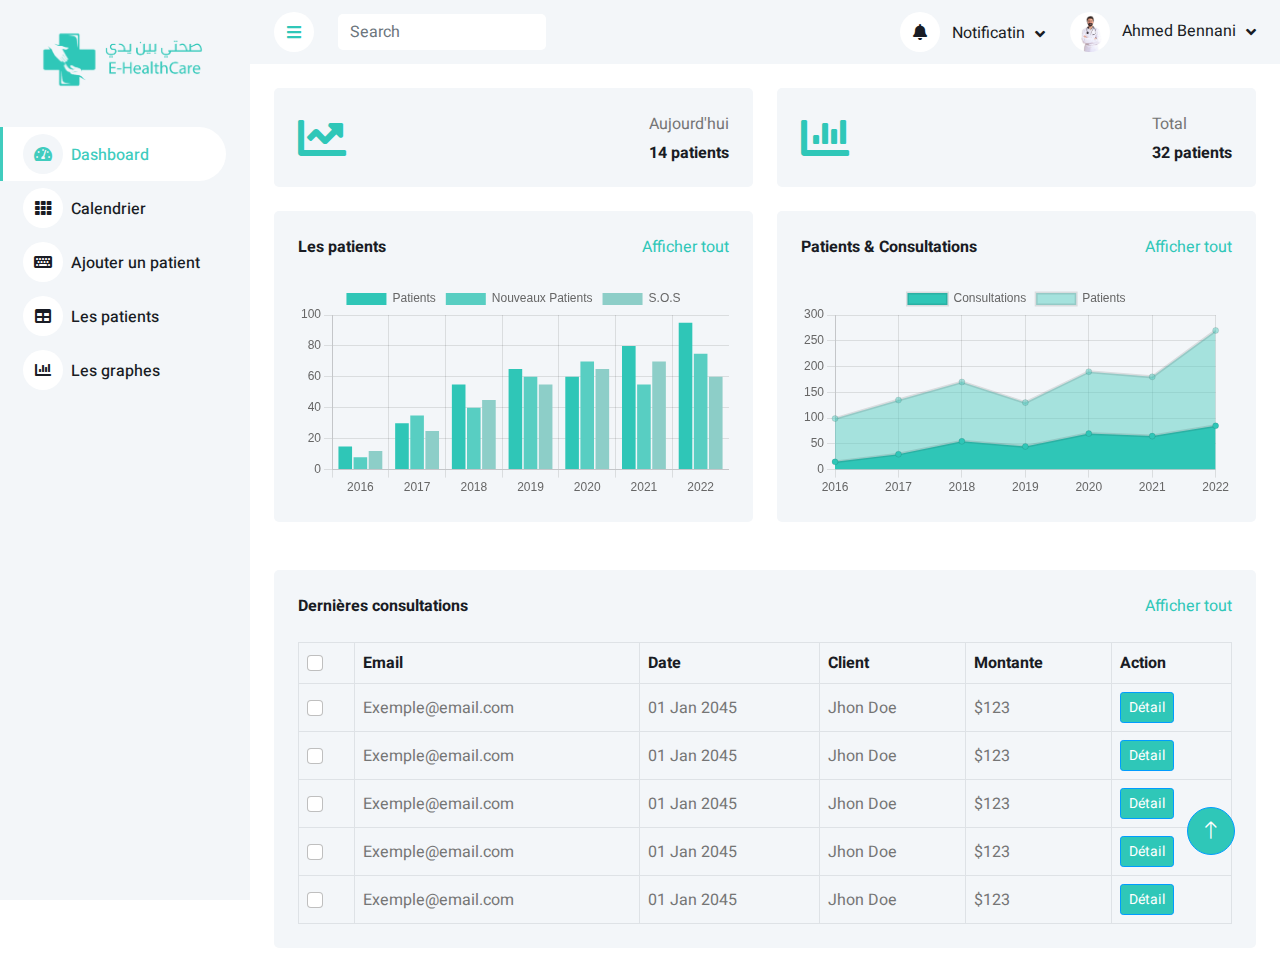
<file: index.html>
<!DOCTYPE html>
<html lang="en">

<head>
    <meta charset="utf-8">
    <title>CHC</title>
    <meta content="width=device-width, initial-scale=1.0" name="viewport">
    <meta content="" name="keywords">
    <meta content="" name="description">

    <!-- Favicon -->
    <link href="img/favicon.png" rel="icon">

    <!-- Google Web Fonts -->
    <link rel="preconnect" href="https://fonts.googleapis.com">
    <link rel="preconnect" href="https://fonts.gstatic.com" crossorigin>
    <link href="https://fonts.googleapis.com/css2?family=Heebo:wght@400;500;600;700&display=swap" rel="stylesheet">
    
    <!-- Icon Font Stylesheet -->
    <link href="https://cdnjs.cloudflare.com/ajax/libs/font-awesome/5.10.0/css/all.min.css" rel="stylesheet">
    <link href="https://cdn.jsdelivr.net/npm/bootstrap-icons@1.4.1/font/bootstrap-icons.css" rel="stylesheet">

    <!-- Libraries Stylesheet -->
    <link href="lib/owlcarousel/assets/owl.carousel.min.css" rel="stylesheet">
    <link href="lib/tempusdominus/css/tempusdominus-bootstrap-4.min.css" rel="stylesheet" />

    <!-- Customized Bootstrap Stylesheet -->
    <link href="css/bootstrap.min.css" rel="stylesheet">

    <!-- Template Stylesheet -->
    <link href="css/style.css" rel="stylesheet">
</head>

<body>
    <div class="container-xxl position-relative bg-white d-flex p-0">
        <!-- Spinner Start -->
        <div id="spinner" class="show bg-white position-fixed translate-middle w-100 vh-100 top-50 start-50 d-flex align-items-center justify-content-center">
            <div class="spinner-border text-primary" style="width: 3rem; height: 3rem;" role="status">
                <span class="sr-only">Loading...</span>
            </div>
        </div>
        <!-- Spinner End -->


        <!-- Sidebar Start -->
        <div class="sidebar pe-4 pb-3">
            <nav class="navbar bg-light navbar-light">
                <a href="index.html" class="navbar-brand mx-4 mb-3">
                    <img class="rounded-circle" src="img/CHC-removebg.png" alt="" style="width: 200px;">
                </a>
                <div class="navbar-nav w-100">
                    <a href="index.html" class="nav-item nav-link active"><i class="fa fa-tachometer-alt me-2"></i>Dashboard</a>
                    
                    <a href="calendrier.html" class="nav-item nav-link"><i class="fa fa-th me-2"></i>Calendrier</a>
                    <a href="ajouterUnPatient.html" class="nav-item nav-link"><i class="fa fa-keyboard me-2"></i>Ajouter un patient</a>
                    <a href="patients.html" class="nav-item nav-link"><i class="fa fa-table me-2"></i>Les patients</a>
                    <a href="graphes.html" class="nav-item nav-link"><i class="fa fa-chart-bar me-2"></i>Les graphes</a>

                </div>
            </nav>
        </div>
        <!-- Sidebar End -->


        <!-- Content Start -->
        <div class="content">
            <!-- Navbar Start -->
            <nav class="navbar navbar-expand bg-light navbar-light sticky-top px-4 py-0">
                <a href="index.html" class="navbar-brand d-flex d-lg-none me-4">
                    <h2 class="text-primary mb-0"><i class="fa fa-hashtag"></i></h2>
                </a>
                <a href="#" class="sidebar-toggler flex-shrink-0 green">
                    <i class="fa fa-bars"></i>
                </a>
                <form class="d-none d-md-flex ms-4">
                    <input class="form-control border-0" type="search" placeholder="Search">
                </form>
                <div class="navbar-nav align-items-center ms-auto">
                    
                    <div class="nav-item dropdown">
                        <a href="#" class="nav-link dropdown-toggle" data-bs-toggle="dropdown">
                            <i class="fa fa-bell me-lg-2"></i>
                            <span class="d-none d-lg-inline-flex">Notificatin</span>
                        </a>
                        <div class="dropdown-menu dropdown-menu-end bg-light border-0 rounded-0 rounded-bottom m-0">
                            <a href="#" class="dropdown-item">
                                <h6 class="fw-normal mb-0">Profile updated</h6>
                                <small>15 minutes ago</small>
                            </a>
                            <hr class="dropdown-divider">
                            <a href="#" class="dropdown-item">
                                <h6 class="fw-normal mb-0">New user added</h6>
                                <small>15 minutes ago</small>
                            </a>
                            <hr class="dropdown-divider">
                            <a href="#" class="dropdown-item">
                                <h6 class="fw-normal mb-0">Password changed</h6>
                                <small>15 minutes ago</small>
                            </a>
                            <hr class="dropdown-divider">
                            <a href="#" class="dropdown-item text-center">See all notifications</a>
                        </div>
                    </div>
                    <div class="nav-item dropdown">
                        <a href="#" class="nav-link dropdown-toggle" data-bs-toggle="dropdown">
                            <img class="rounded-circle me-lg-2" src="img/user.jpg" alt="" style="width: 40px; height: 40px;">
                            <span class="d-none d-lg-inline-flex">Ahmed Bennani</span>
                        </a>
                        <div class="dropdown-menu dropdown-menu-end bg-light border-0 rounded-0 rounded-bottom m-0">
                            <a href="#" class="dropdown-item">My Profile</a>
                            <a href="#" class="dropdown-item">Settings</a>
                            <a href="#" class="dropdown-item">Log Out</a>
                        </div>
                    </div>
                </div>
            </nav>
            <!-- Navbar End -->


            <!-- Sale & Revenue Start -->
            <div class="container-fluid pt-4 px-4">
                <div class="row g-4">
                    <div class="col-sm-6">
                        <div class="bg-light rounded d-flex align-items-center justify-content-between p-4">
                            <i class="fa fa-chart-line fa-3x greenTxt"></i>
                            <div class="ms-3">
                                <p class="mb-2">Aujourd'hui</p>
                                <h6 class="mb-0">14 patients</h6>
                            </div>
                        </div>
                    </div>
                    <div class="col-sm-6">
                        <div class="bg-light rounded d-flex align-items-center justify-content-between p-4">
                            <i class="fa fa-chart-bar fa-3x greenTxt"></i>
                            <div class="ms-3">
                                <p class="mb-2">Total</p>
                                <h6 class="mb-0">32 patients</h6>
                            </div>
                        </div>
                    </div>
                </div>
            </div>
            <!-- Sale & Revenue End -->


            <!-- Sales Chart Start -->
            <div class="container-fluid pt-4 px-4">
                <div class="row g-4">
                    <div class="col-sm-12 col-xl-6">
                        <div class="bg-light text-center rounded p-4">
                            <div class="d-flex align-items-center justify-content-between mb-4">
                                <h6 class="mb-0">Les patients</h6>
                                <a href="" class="green">Afficher tout</a>
                            </div>
                            <canvas id="worldwide-sales"></canvas>
                        </div>
                    </div>
                    <div class="col-sm-12 col-xl-6">
                        <div class="bg-light text-center rounded p-4">
                            <div class="d-flex align-items-center justify-content-between mb-4">
                                <h6 class="mb-0">Patients & Consultations</h6>
                                <a href="" class="green">Afficher tout</a>
                            </div>
                            <canvas id="salse-revenue"></canvas>
                        </div>
                    </div>
                </div>
            </div>
            <!-- Sales Chart End -->


            <!-- Recent Sales Start -->
            <div class="container-fluid pt-4 px-4 my-4">
                <div class="bg-light text-center rounded p-4">
                    <div class="d-flex align-items-center justify-content-between mb-4">
                        <h6 class="mb-0">Dernières consultations</h6>
                        <a href="" class="green">Afficher tout</a>
                    </div>
                    <div class="table-responsive">
                        <table class="table text-start align-middle table-bordered table-hover mb-0">
                            <thead>
                                <tr class="text-dark">
                                    <th scope="col"><input class="form-check-input" type="checkbox"></th>
                                    <th scope="col">Email</th>
                                    <th scope="col">Date</th>
                                    <th scope="col">Client</th>
                                    <th scope="col">Montante</th>
                                    <th scope="col">Action</th>
                                </tr>
                            </thead>
                            <tbody>
                                <tr>
                                    <td><input class="form-check-input" type="checkbox"></td>
                                    <td>Exemple@email.com</td>
                                    <td>01 Jan 2045</td>
                                    <td>Jhon Doe</td>
                                    <td>$123</td>
                                   
                                    <td><a class="btn btn-sm btn-primary" href="">Détail</a></td>
                                </tr>
                                <tr>
                                    <td><input class="form-check-input" type="checkbox"></td>
                                    <td>Exemple@email.com</td>
                                    <td>01 Jan 2045</td>
                                    <td>Jhon Doe</td>
                                    <td>$123</td>
                                    <td><a class="btn btn-sm btn-primary" href="">Détail</a></td>
                                </tr>
                                <tr>
                                    <td><input class="form-check-input" type="checkbox"></td>
                                    <td>Exemple@email.com</td>
                                    <td>01 Jan 2045</td>
                                    <td>Jhon Doe</td>
                                    <td>$123</td>
                                    <td><a class="btn btn-sm btn-primary" href="">Détail</a></td>
                                </tr>
                                <tr>
                                    <td><input class="form-check-input" type="checkbox"></td>
                                    <td>Exemple@email.com</td>
                                    <td>01 Jan 2045</td>
                                    <td>Jhon Doe</td>
                                    <td>$123</td>
                                    <td><a class="btn btn-sm btn-primary" href="">Détail</a></td>
                                </tr>
                                <tr>
                                    <td><input class="form-check-input" type="checkbox"></td>
                                    <td>Exemple@email.com</td>
                                    <td>01 Jan 2045</td>
                                    <td>Jhon Doe</td>
                                    <td>$123</td>
                                    <td><a class="btn btn-sm btn-primary" href="">Détail</a></td>
                                </tr>
                            </tbody>
                        </table>
                    </div>
                </div>
            </div>
            <!-- Recent Sales End -->

          
        </div>
        <!-- Content End -->


        <!-- Back to Top -->
        <a href="#" class="btn btn-lg btn-primary btn-lg-square back-to-top"><i class="bi bi-arrow-up"></i></a>
    </div>

    <!-- JavaScript Libraries -->
    <script src="https://code.jquery.com/jquery-3.4.1.min.js"></script>
    <script src="https://cdn.jsdelivr.net/npm/bootstrap@5.0.0/dist/js/bootstrap.bundle.min.js"></script>
    <script src="lib/chart/chart.min.js"></script>
    <script src="lib/easing/easing.min.js"></script>
    <script src="lib/waypoints/waypoints.min.js"></script>
    <script src="lib/owlcarousel/owl.carousel.min.js"></script>
    <script src="lib/tempusdominus/js/moment.min.js"></script>
    <script src="lib/tempusdominus/js/moment-timezone.min.js"></script>
    <script src="lib/tempusdominus/js/tempusdominus-bootstrap-4.min.js"></script>

    <!-- Template Javascript -->
    <script src="js/main.js"></script>
</body>

</html>
</file>
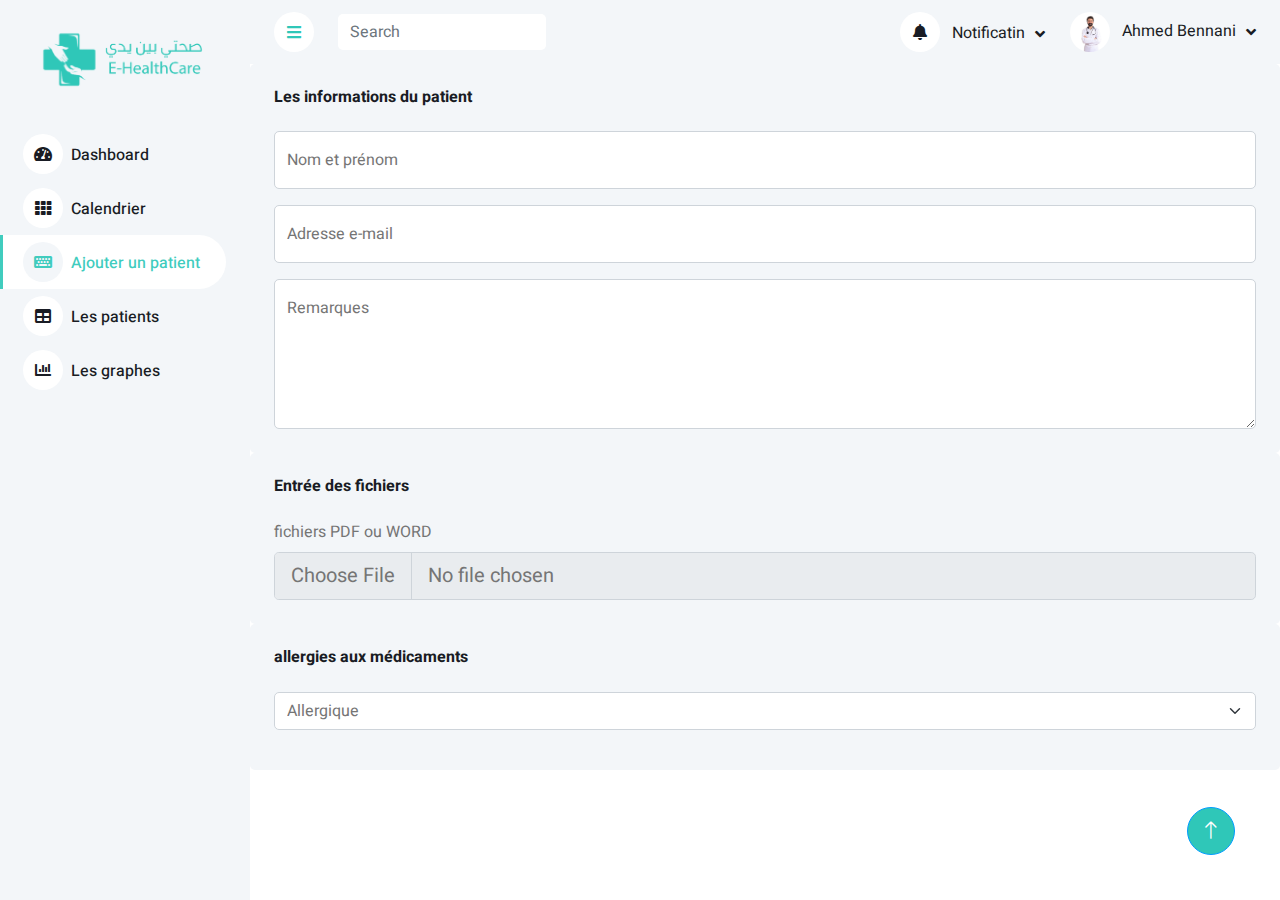
<file: ajouterUnPatient.html>
<!DOCTYPE html>
<html lang="en">

<head>
    <meta charset="utf-8">
    <title>CHC - Ajouter un patient</title>
    <meta content="width=device-width, initial-scale=1.0" name="viewport">
    <meta content="" name="keywords">
    <meta content="" name="description">

    <!-- Favicon -->
    <link href="img/favicon.png" rel="icon">

    <!-- Google Web Fonts -->
    <link rel="preconnect" href="https://fonts.googleapis.com">
    <link rel="preconnect" href="https://fonts.gstatic.com" crossorigin>
    <link href="https://fonts.googleapis.com/css2?family=Heebo:wght@400;500;600;700&display=swap" rel="stylesheet">

    <!-- Icon Font Stylesheet -->
    <link href="https://cdnjs.cloudflare.com/ajax/libs/font-awesome/5.10.0/css/all.min.css" rel="stylesheet">
    <link href="https://cdn.jsdelivr.net/npm/bootstrap-icons@1.4.1/font/bootstrap-icons.css" rel="stylesheet">

    <!-- Libraries Stylesheet -->
    <link href="lib/owlcarousel/assets/owl.carousel.min.css" rel="stylesheet">
    <link href="lib/tempusdominus/css/tempusdominus-bootstrap-4.min.css" rel="stylesheet" />

    <!-- Customized Bootstrap Stylesheet -->
    <link href="css/bootstrap.min.css" rel="stylesheet">

    <!-- Template Stylesheet -->
    <link href="css/style.css" rel="stylesheet">
</head>

<body>
    <div class="container-xxl position-relative bg-white d-flex p-0">
        <!-- Spinner Start -->
        <div id="spinner"
            class="show bg-white position-fixed translate-middle w-100 vh-100 top-50 start-50 d-flex align-items-center justify-content-center">
            <div class="spinner-border text-primary" style="width: 3rem; height: 3rem;" role="status">
                <span class="sr-only">Loading...</span>
            </div>
        </div>
        <!-- Spinner End -->


        <!-- Sidebar Start -->
        <div class="sidebar pe-4 pb-3">
            <nav class="navbar bg-light navbar-light">
                <a href="index.html" class="navbar-brand mx-4 mb-3">
                    <img class="rounded-circle" src="img/CHC-removebg.png" alt="" style="width: 200px;">
                </a>
                <div class="navbar-nav w-100">
                    <a href="index.html" class="nav-item nav-link "><i class="fa fa-tachometer-alt me-2"></i>Dashboard</a>
        
                    <a href="calendrier.html" class="nav-item nav-link"><i class="fa fa-th me-2"></i>Calendrier</a>
                    <a href="ajouterUnPatient.html" class="nav-item nav-link active"><i class="fa fa-keyboard me-2"></i>Ajouter un
                        patient</a>
                    <a href="patients.html" class="nav-item nav-link"><i class="fa fa-table me-2"></i>Les patients</a>
                    <a href="graphes.html" class="nav-item nav-link"><i class="fa fa-chart-bar me-2"></i>Les graphes</a>
        
                </div>
            </nav>
        </div>
        <!-- Sidebar End -->


        <!-- Content Start -->
        <div class="content">
            <!-- Navbar Start -->
            <nav class="navbar navbar-expand bg-light navbar-light sticky-top px-4 py-0">
                
                <a href="#" class="sidebar-toggler flex-shrink-0 green">
                    <i class="fa fa-bars"></i>
                </a>
                <form class="d-none d-md-flex ms-4">
                    <input class="form-control border-0" type="search" placeholder="Search">
                </form>
                <div class="navbar-nav align-items-center ms-auto">
                    <div class="nav-item dropdown">
                        <div class="dropdown-menu dropdown-menu-end bg-light border-0 rounded-0 rounded-bottom m-0">
                            <a href="#" class="dropdown-item">
                                <div class="d-flex align-items-center">
                                    <img class="rounded-circle" src="img/user.jpg" alt=""
                                        style="width: 40px; height: 40px;">
                                    <div class="ms-2">
                                        <h6 class="fw-normal mb-0">Jhon send you a message</h6>
                                        <small>15 minutes ago</small>
                                    </div>
                                </div>
                            </a>
                            <hr class="dropdown-divider">
                            <a href="#" class="dropdown-item">
                                <div class="d-flex align-items-center">
                                    <img class="rounded-circle" src="img/user.jpg" alt=""
                                        style="width: 40px; height: 40px;">
                                    <div class="ms-2">
                                        <h6 class="fw-normal mb-0">Jhon send you a message</h6>
                                        <small>15 minutes ago</small>
                                    </div>
                                </div>
                            </a>
                            <hr class="dropdown-divider">
                            <a href="#" class="dropdown-item">
                                <div class="d-flex align-items-center">
                                    <img class="rounded-circle" src="img/user.jpg" alt=""
                                        style="width: 40px; height: 40px;">
                                    <div class="ms-2">
                                        <h6 class="fw-normal mb-0">Jhon send you a message</h6>
                                        <small>15 minutes ago</small>
                                    </div>
                                </div>
                            </a>
                            <hr class="dropdown-divider">
                            <a href="#" class="dropdown-item text-center">See all message</a>
                        </div>
                    </div>
                    <div class="nav-item dropdown">
                        <a href="#" class="nav-link dropdown-toggle" data-bs-toggle="dropdown">
                            <i class="fa fa-bell me-lg-2"></i>
                            <span class="d-none d-lg-inline-flex">Notificatin</span>
                        </a>
                        <div class="dropdown-menu dropdown-menu-end bg-light border-0 rounded-0 rounded-bottom m-0">
                            <a href="#" class="dropdown-item">
                                <h6 class="fw-normal mb-0">Profile updated</h6>
                                <small>15 minutes ago</small>
                            </a>
                            <hr class="dropdown-divider">
                            <a href="#" class="dropdown-item">
                                <h6 class="fw-normal mb-0">New user added</h6>
                                <small>15 minutes ago</small>
                            </a>
                            <hr class="dropdown-divider">
                            <a href="#" class="dropdown-item">
                                <h6 class="fw-normal mb-0">Password changed</h6>
                                <small>15 minutes ago</small>
                            </a>
                            <hr class="dropdown-divider">
                            <a href="#" class="dropdown-item text-center">See all notifications</a>
                        </div>
                    </div>
                    <div class="nav-item dropdown">
                        <a href="#" class="nav-link dropdown-toggle" data-bs-toggle="dropdown">
                            <img class="rounded-circle me-lg-2" src="img/user.jpg" alt=""
                                style="width: 40px; height: 40px;">
                            <span class="d-none d-lg-inline-flex">Ahmed Bennani</span>
                        </a>
                        <div class="dropdown-menu dropdown-menu-end bg-light border-0 rounded-0 rounded-bottom m-0">
                            <a href="#" class="dropdown-item">My Profile</a>
                            <a href="#" class="dropdown-item">Settings</a>
                            <a href="#" class="dropdown-item">Log Out</a>
                        </div>
                    </div>
                </div>
            </nav>
            <!-- Navbar End -->




            <div class="col-sm-12 col-xl-12">
                <div class="bg-light rounded h-100 p-4">
                    <h6 class="mb-4">Les informations du patient</h6>
                    <div class="form-floating mb-3">
                        <input type="email" class="form-control" id="floatingInput" placeholder="name@example.com">
                        <label for="floatingInput">Nom et prénom</label>
                    </div>
                    <div class="form-floating mb-3">
                        <input type="password" class="form-control" id="floatingPassword" placeholder="Password">
                        <label for="floatingPassword">Adresse e-mail</label>
                    </div>
                    <div class="form-floating">
                        <textarea class="form-control" placeholder="Leave a comment here" id="floatingTextarea"
                            style="height: 150px;"></textarea>
                        <label for="floatingTextarea">
                            Remarques</label>
                    </div>
                </div>
            </div>
            <div class="col-sm-12 col-xl-12">
                <div class="bg-light rounded h-100 p-4">
                    <h6 class="mb-4">Entrée des fichiers</h6>
                    
                    <div>
                        <label for="formFileLg" class="form-label">fichiers PDF ou WORD</label>
                        <input class="form-control form-control-lg" id="formFileLg" type="file">
                    </div>
                </div>
            </div>
            <div class="col-sm-12 col-xl-12">
                <div class="bg-light rounded h-100 p-4">
                    <h6 class="mb-4">allergies aux médicaments</h6>
                    <select class="form-select mb-3" aria-label="Default select example">
                        <option selected>Allergique</option>
                        <option value="1">Oui</option>
                        <option value="2">NO</option>
                    </select>
                </div>
            </div>


            <!-- Content End -->


            <!-- Back to Top -->
            <a href="#" class="btn btn-lg btn-primary btn-lg-square back-to-top"><i class="bi bi-arrow-up"></i></a>
        </div>

        <!-- JavaScript Libraries -->
        <script src="https://code.jquery.com/jquery-3.4.1.min.js"></script>
        <script src="https://cdn.jsdelivr.net/npm/bootstrap@5.0.0/dist/js/bootstrap.bundle.min.js"></script>
        <script src="lib/chart/chart.min.js"></script>
        <script src="lib/easing/easing.min.js"></script>
        <script src="lib/waypoints/waypoints.min.js"></script>
        <script src="lib/owlcarousel/owl.carousel.min.js"></script>
        <script src="lib/tempusdominus/js/moment.min.js"></script>
        <script src="lib/tempusdominus/js/moment-timezone.min.js"></script>
        <script src="lib/tempusdominus/js/tempusdominus-bootstrap-4.min.js"></script>

        <!-- Template Javascript -->
        <script src="js/main.js"></script>
</body>

</html>
</file>
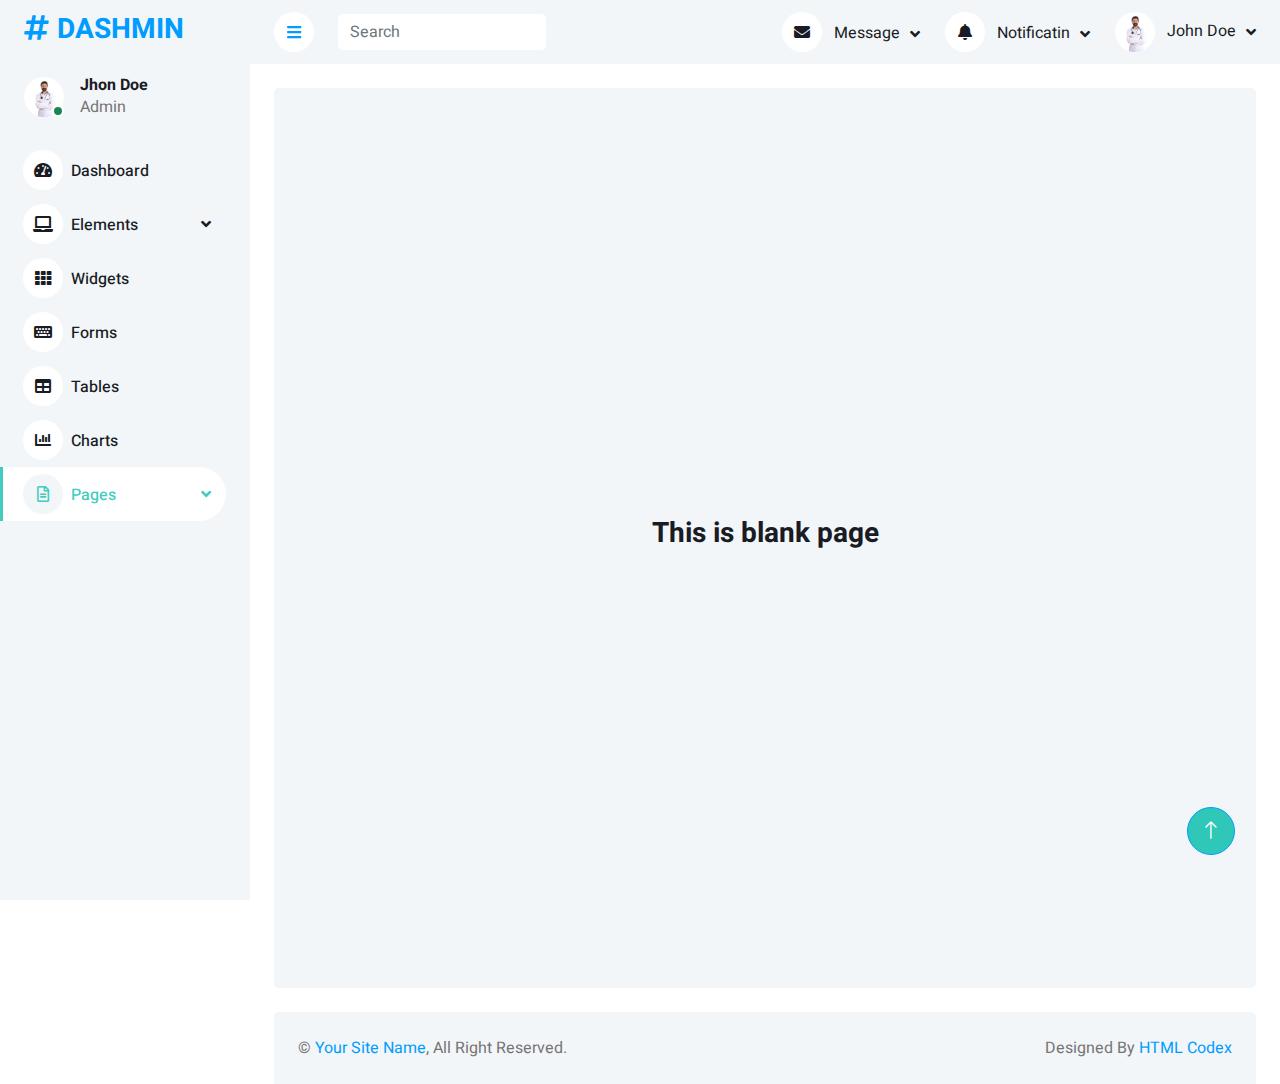
<file: blank.html>
<!DOCTYPE html>
<html lang="en">

<head>
    <meta charset="utf-8">
    <title>DASHMIN - Bootstrap Admin Template</title>
    <meta content="width=device-width, initial-scale=1.0" name="viewport">
    <meta content="" name="keywords">
    <meta content="" name="description">

    <!-- Favicon -->
    <link href="img/favicon.ico" rel="icon">

    <!-- Google Web Fonts -->
    <link rel="preconnect" href="https://fonts.googleapis.com">
    <link rel="preconnect" href="https://fonts.gstatic.com" crossorigin>
    <link href="https://fonts.googleapis.com/css2?family=Heebo:wght@400;500;600;700&display=swap" rel="stylesheet">
    
    <!-- Icon Font Stylesheet -->
    <link href="https://cdnjs.cloudflare.com/ajax/libs/font-awesome/5.10.0/css/all.min.css" rel="stylesheet">
    <link href="https://cdn.jsdelivr.net/npm/bootstrap-icons@1.4.1/font/bootstrap-icons.css" rel="stylesheet">

    <!-- Libraries Stylesheet -->
    <link href="lib/owlcarousel/assets/owl.carousel.min.css" rel="stylesheet">
    <link href="lib/tempusdominus/css/tempusdominus-bootstrap-4.min.css" rel="stylesheet" />

    <!-- Customized Bootstrap Stylesheet -->
    <link href="css/bootstrap.min.css" rel="stylesheet">

    <!-- Template Stylesheet -->
    <link href="css/style.css" rel="stylesheet">
</head>

<body>
    <div class="container-xxl position-relative bg-white d-flex p-0">
        <!-- Spinner Start -->
        <div id="spinner" class="show bg-white position-fixed translate-middle w-100 vh-100 top-50 start-50 d-flex align-items-center justify-content-center">
            <div class="spinner-border text-primary" style="width: 3rem; height: 3rem;" role="status">
                <span class="sr-only">Loading...</span>
            </div>
        </div>
        <!-- Spinner End -->


        <!-- Sidebar Start -->
        <div class="sidebar pe-4 pb-3">
            <nav class="navbar bg-light navbar-light">
                <a href="index.html" class="navbar-brand mx-4 mb-3">
                    <h3 class="text-primary"><i class="fa fa-hashtag me-2"></i>DASHMIN</h3>
                </a>
                <div class="d-flex align-items-center ms-4 mb-4">
                    <div class="position-relative">
                        <img class="rounded-circle" src="img/user.jpg" alt="" style="width: 40px; height: 40px;">
                        <div class="bg-success rounded-circle border border-2 border-white position-absolute end-0 bottom-0 p-1"></div>
                    </div>
                    <div class="ms-3">
                        <h6 class="mb-0">Jhon Doe</h6>
                        <span>Admin</span>
                    </div>
                </div>
                <div class="navbar-nav w-100">
                    <a href="index.html" class="nav-item nav-link"><i class="fa fa-tachometer-alt me-2"></i>Dashboard</a>
                    <div class="nav-item dropdown">
                        <a href="#" class="nav-link dropdown-toggle" data-bs-toggle="dropdown"><i class="fa fa-laptop me-2"></i>Elements</a>
                        <div class="dropdown-menu bg-transparent border-0">
                            <a href="button.html" class="dropdown-item">Buttons</a>
                            <a href="typography.html" class="dropdown-item">Typography</a>
                            <a href="element.html" class="dropdown-item">Other Elements</a>
                        </div>
                    </div>
                    <a href="widget.html" class="nav-item nav-link"><i class="fa fa-th me-2"></i>Widgets</a>
                    <a href="form.html" class="nav-item nav-link"><i class="fa fa-keyboard me-2"></i>Forms</a>
                    <a href="table.html" class="nav-item nav-link"><i class="fa fa-table me-2"></i>Tables</a>
                    <a href="chart.html" class="nav-item nav-link"><i class="fa fa-chart-bar me-2"></i>Charts</a>
                    <div class="nav-item dropdown">
                        <a href="#" class="nav-link dropdown-toggle active" data-bs-toggle="dropdown"><i class="far fa-file-alt me-2"></i>Pages</a>
                        <div class="dropdown-menu bg-transparent border-0">
                            <a href="signin.html" class="dropdown-item">Sign In</a>
                            <a href="signup.html" class="dropdown-item">Sign Up</a>
                            <a href="404.html" class="dropdown-item">404 Error</a>
                            <a href="blank.html" class="dropdown-item active">Blank Page</a>
                        </div>
                    </div>
                </div>
            </nav>
        </div>
        <!-- Sidebar End -->


        <!-- Content Start -->
        <div class="content">
            <!-- Navbar Start -->
            <nav class="navbar navbar-expand bg-light navbar-light sticky-top px-4 py-0">
                <a href="index.html" class="navbar-brand d-flex d-lg-none me-4">
                    <h2 class="text-primary mb-0"><i class="fa fa-hashtag"></i></h2>
                </a>
                <a href="#" class="sidebar-toggler flex-shrink-0">
                    <i class="fa fa-bars"></i>
                </a>
                <form class="d-none d-md-flex ms-4">
                    <input class="form-control border-0" type="search" placeholder="Search">
                </form>
                <div class="navbar-nav align-items-center ms-auto">
                    <div class="nav-item dropdown">
                        <a href="#" class="nav-link dropdown-toggle" data-bs-toggle="dropdown">
                            <i class="fa fa-envelope me-lg-2"></i>
                            <span class="d-none d-lg-inline-flex">Message</span>
                        </a>
                        <div class="dropdown-menu dropdown-menu-end bg-light border-0 rounded-0 rounded-bottom m-0">
                            <a href="#" class="dropdown-item">
                                <div class="d-flex align-items-center">
                                    <img class="rounded-circle" src="img/user.jpg" alt="" style="width: 40px; height: 40px;">
                                    <div class="ms-2">
                                        <h6 class="fw-normal mb-0">Jhon send you a message</h6>
                                        <small>15 minutes ago</small>
                                    </div>
                                </div>
                            </a>
                            <hr class="dropdown-divider">
                            <a href="#" class="dropdown-item">
                                <div class="d-flex align-items-center">
                                    <img class="rounded-circle" src="img/user.jpg" alt="" style="width: 40px; height: 40px;">
                                    <div class="ms-2">
                                        <h6 class="fw-normal mb-0">Jhon send you a message</h6>
                                        <small>15 minutes ago</small>
                                    </div>
                                </div>
                            </a>
                            <hr class="dropdown-divider">
                            <a href="#" class="dropdown-item">
                                <div class="d-flex align-items-center">
                                    <img class="rounded-circle" src="img/user.jpg" alt="" style="width: 40px; height: 40px;">
                                    <div class="ms-2">
                                        <h6 class="fw-normal mb-0">Jhon send you a message</h6>
                                        <small>15 minutes ago</small>
                                    </div>
                                </div>
                            </a>
                            <hr class="dropdown-divider">
                            <a href="#" class="dropdown-item text-center">See all message</a>
                        </div>
                    </div>
                    <div class="nav-item dropdown">
                        <a href="#" class="nav-link dropdown-toggle" data-bs-toggle="dropdown">
                            <i class="fa fa-bell me-lg-2"></i>
                            <span class="d-none d-lg-inline-flex">Notificatin</span>
                        </a>
                        <div class="dropdown-menu dropdown-menu-end bg-light border-0 rounded-0 rounded-bottom m-0">
                            <a href="#" class="dropdown-item">
                                <h6 class="fw-normal mb-0">Profile updated</h6>
                                <small>15 minutes ago</small>
                            </a>
                            <hr class="dropdown-divider">
                            <a href="#" class="dropdown-item">
                                <h6 class="fw-normal mb-0">New user added</h6>
                                <small>15 minutes ago</small>
                            </a>
                            <hr class="dropdown-divider">
                            <a href="#" class="dropdown-item">
                                <h6 class="fw-normal mb-0">Password changed</h6>
                                <small>15 minutes ago</small>
                            </a>
                            <hr class="dropdown-divider">
                            <a href="#" class="dropdown-item text-center">See all notifications</a>
                        </div>
                    </div>
                    <div class="nav-item dropdown">
                        <a href="#" class="nav-link dropdown-toggle" data-bs-toggle="dropdown">
                            <img class="rounded-circle me-lg-2" src="img/user.jpg" alt="" style="width: 40px; height: 40px;">
                            <span class="d-none d-lg-inline-flex">John Doe</span>
                        </a>
                        <div class="dropdown-menu dropdown-menu-end bg-light border-0 rounded-0 rounded-bottom m-0">
                            <a href="#" class="dropdown-item">My Profile</a>
                            <a href="#" class="dropdown-item">Settings</a>
                            <a href="#" class="dropdown-item">Log Out</a>
                        </div>
                    </div>
                </div>
            </nav>
            <!-- Navbar End -->


            <!-- Blank Start -->
            <div class="container-fluid pt-4 px-4">
                <div class="row vh-100 bg-light rounded align-items-center justify-content-center mx-0">
                    <div class="col-md-6 text-center">
                        <h3>This is blank page</h3>
                    </div>
                </div>
            </div>
            <!-- Blank End -->


            <!-- Footer Start -->
            <div class="container-fluid pt-4 px-4">
                <div class="bg-light rounded-top p-4">
                    <div class="row">
                        <div class="col-12 col-sm-6 text-center text-sm-start">
                            &copy; <a href="#">Your Site Name</a>, All Right Reserved. 
                        </div>
                        <div class="col-12 col-sm-6 text-center text-sm-end">
                            <!--/*** This template is free as long as you keep the footer author’s credit link/attribution link/backlink. If you'd like to use the template without the footer author’s credit link/attribution link/backlink, you can purchase the Credit Removal License from "https://htmlcodex.com/credit-removal". Thank you for your support. ***/-->
                            Designed By <a href="https://htmlcodex.com">HTML Codex</a>
                        </div>
                    </div>
                </div>
            </div>
            <!-- Footer End -->
        </div>
        <!-- Content End -->


        <!-- Back to Top -->
        <a href="#" class="btn btn-lg btn-primary btn-lg-square back-to-top"><i class="bi bi-arrow-up"></i></a>
    </div>

    <!-- JavaScript Libraries -->
    <script src="https://code.jquery.com/jquery-3.4.1.min.js"></script>
    <script src="https://cdn.jsdelivr.net/npm/bootstrap@5.0.0/dist/js/bootstrap.bundle.min.js"></script>
    <script src="lib/chart/chart.min.js"></script>
    <script src="lib/easing/easing.min.js"></script>
    <script src="lib/waypoints/waypoints.min.js"></script>
    <script src="lib/owlcarousel/owl.carousel.min.js"></script>
    <script src="lib/tempusdominus/js/moment.min.js"></script>
    <script src="lib/tempusdominus/js/moment-timezone.min.js"></script>
    <script src="lib/tempusdominus/js/tempusdominus-bootstrap-4.min.js"></script>

    <!-- Template Javascript -->
    <script src="js/main.js"></script>
</body>

</html>
</file>
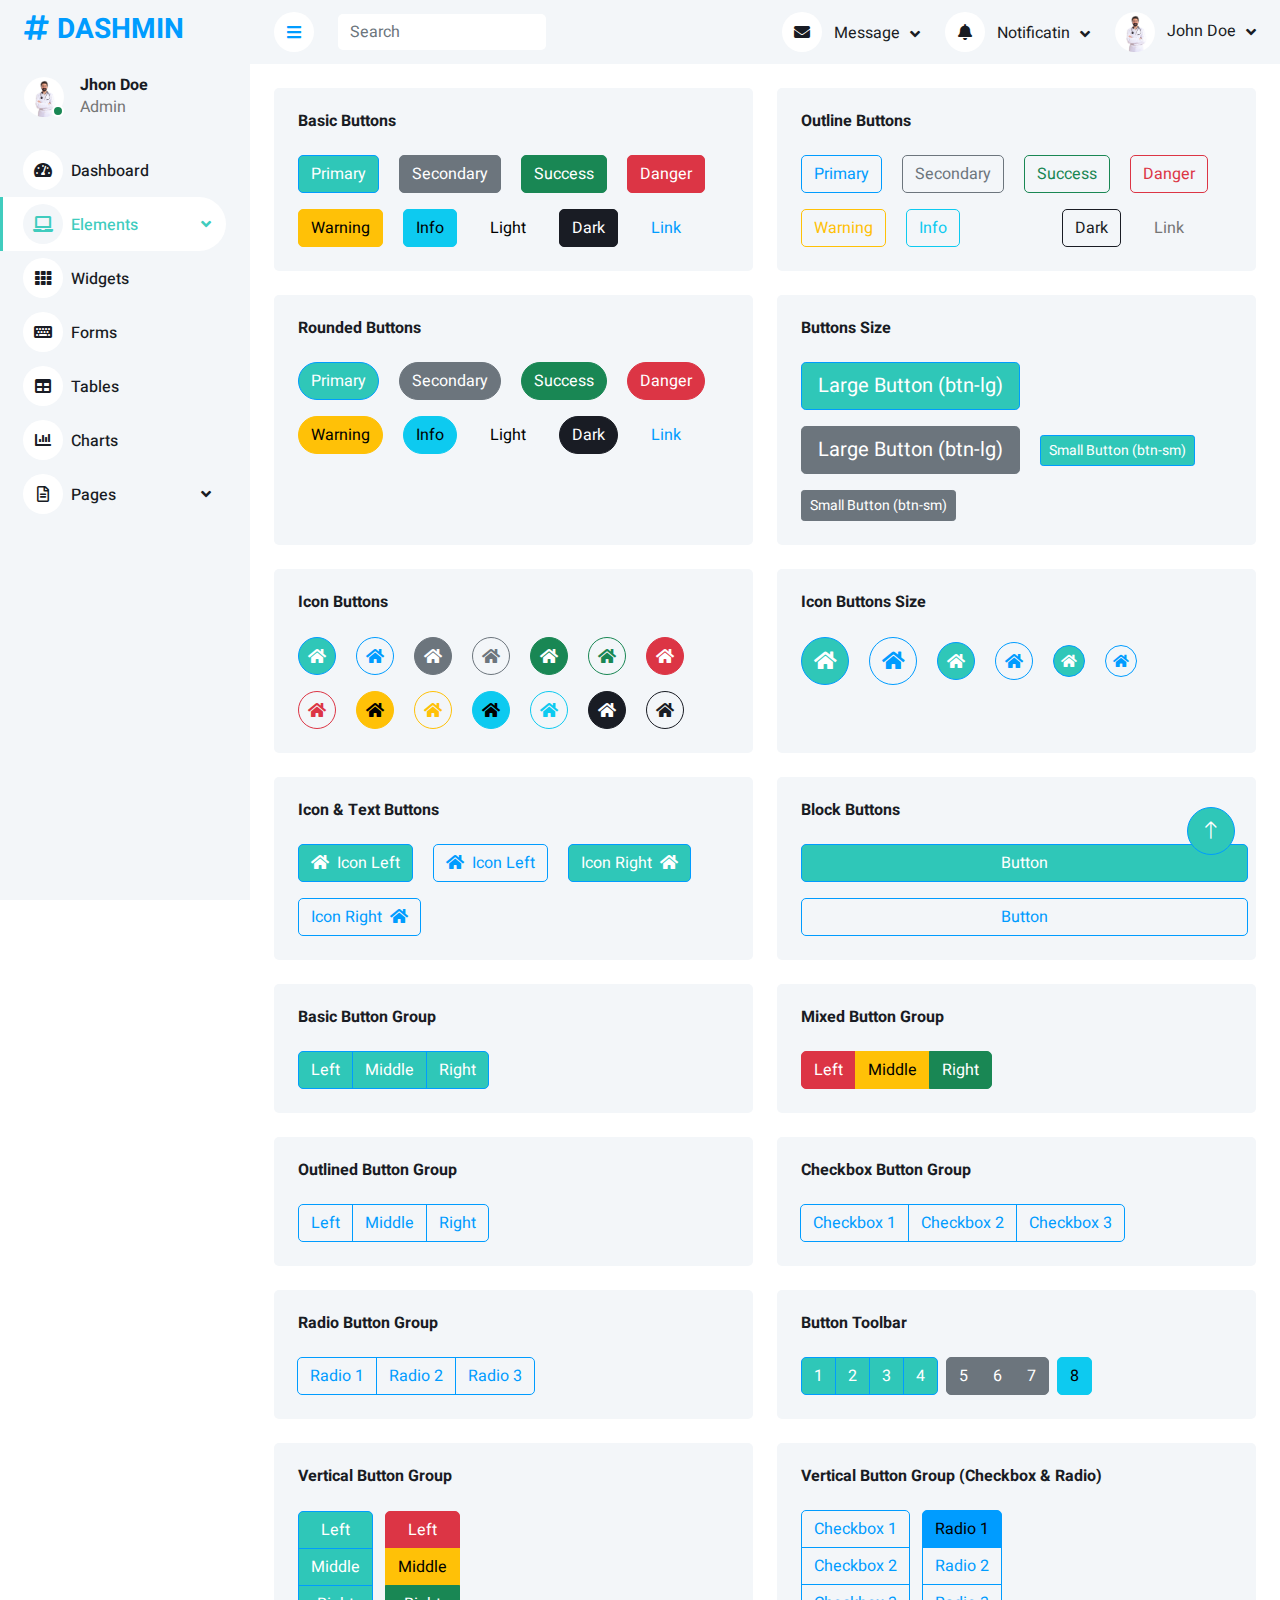
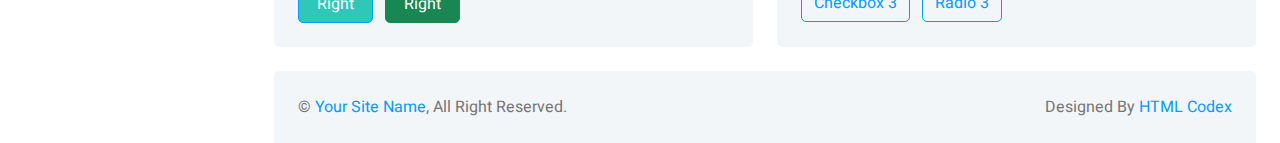
<file: button.html>
<!DOCTYPE html>
<html lang="en">

<head>
    <meta charset="utf-8">
    <title>DASHMIN - Bootstrap Admin Template</title>
    <meta content="width=device-width, initial-scale=1.0" name="viewport">
    <meta content="" name="keywords">
    <meta content="" name="description">

    <!-- Favicon -->
    <link href="img/favicon.ico" rel="icon">

    <!-- Google Web Fonts -->
    <link rel="preconnect" href="https://fonts.googleapis.com">
    <link rel="preconnect" href="https://fonts.gstatic.com" crossorigin>
    <link href="https://fonts.googleapis.com/css2?family=Heebo:wght@400;500;600;700&display=swap" rel="stylesheet">
    
    <!-- Icon Font Stylesheet -->
    <link href="https://cdnjs.cloudflare.com/ajax/libs/font-awesome/5.10.0/css/all.min.css" rel="stylesheet">
    <link href="https://cdn.jsdelivr.net/npm/bootstrap-icons@1.4.1/font/bootstrap-icons.css" rel="stylesheet">

    <!-- Libraries Stylesheet -->
    <link href="lib/owlcarousel/assets/owl.carousel.min.css" rel="stylesheet">
    <link href="lib/tempusdominus/css/tempusdominus-bootstrap-4.min.css" rel="stylesheet" />

    <!-- Customized Bootstrap Stylesheet -->
    <link href="css/bootstrap.min.css" rel="stylesheet">

    <!-- Template Stylesheet -->
    <link href="css/style.css" rel="stylesheet">
</head>

<body>
    <div class="container-xxl position-relative bg-white d-flex p-0">
        <!-- Spinner Start -->
        <div id="spinner" class="show bg-white position-fixed translate-middle w-100 vh-100 top-50 start-50 d-flex align-items-center justify-content-center">
            <div class="spinner-border text-primary" style="width: 3rem; height: 3rem;" role="status">
                <span class="sr-only">Loading...</span>
            </div>
        </div>
        <!-- Spinner End -->


        <!-- Sidebar Start -->
        <div class="sidebar pe-4 pb-3">
            <nav class="navbar bg-light navbar-light">
                <a href="index.html" class="navbar-brand mx-4 mb-3">
                    <h3 class="text-primary"><i class="fa fa-hashtag me-2"></i>DASHMIN</h3>
                </a>
                <div class="d-flex align-items-center ms-4 mb-4">
                    <div class="position-relative">
                        <img class="rounded-circle" src="img/user.jpg" alt="" style="width: 40px; height: 40px;">
                        <div class="bg-success rounded-circle border border-2 border-white position-absolute end-0 bottom-0 p-1"></div>
                    </div>
                    <div class="ms-3">
                        <h6 class="mb-0">Jhon Doe</h6>
                        <span>Admin</span>
                    </div>
                </div>
                <div class="navbar-nav w-100">
                    <a href="index.html" class="nav-item nav-link"><i class="fa fa-tachometer-alt me-2"></i>Dashboard</a>
                    <div class="nav-item dropdown">
                        <a href="#" class="nav-link dropdown-toggle active" data-bs-toggle="dropdown"><i class="fa fa-laptop me-2"></i>Elements</a>
                        <div class="dropdown-menu bg-transparent border-0">
                            <a href="button.html" class="dropdown-item active">Buttons</a>
                            <a href="typography.html" class="dropdown-item">Typography</a>
                            <a href="element.html" class="dropdown-item">Other Elements</a>
                        </div>
                    </div>
                    <a href="widget.html" class="nav-item nav-link"><i class="fa fa-th me-2"></i>Widgets</a>
                    <a href="form.html" class="nav-item nav-link"><i class="fa fa-keyboard me-2"></i>Forms</a>
                    <a href="table.html" class="nav-item nav-link"><i class="fa fa-table me-2"></i>Tables</a>
                    <a href="chart.html" class="nav-item nav-link"><i class="fa fa-chart-bar me-2"></i>Charts</a>
                    <div class="nav-item dropdown">
                        <a href="#" class="nav-link dropdown-toggle" data-bs-toggle="dropdown"><i class="far fa-file-alt me-2"></i>Pages</a>
                        <div class="dropdown-menu bg-transparent border-0">
                            <a href="signin.html" class="dropdown-item">Sign In</a>
                            <a href="signup.html" class="dropdown-item">Sign Up</a>
                            <a href="404.html" class="dropdown-item">404 Error</a>
                            <a href="blank.html" class="dropdown-item">Blank Page</a>
                        </div>
                    </div>
                </div>
            </nav>
        </div>
        <!-- Sidebar End -->


        <!-- Content Start -->
        <div class="content">
            <!-- Navbar Start -->
            <nav class="navbar navbar-expand bg-light navbar-light sticky-top px-4 py-0">
                <a href="index.html" class="navbar-brand d-flex d-lg-none me-4">
                    <h2 class="text-primary mb-0"><i class="fa fa-hashtag"></i></h2>
                </a>
                <a href="#" class="sidebar-toggler flex-shrink-0">
                    <i class="fa fa-bars"></i>
                </a>
                <form class="d-none d-md-flex ms-4">
                    <input class="form-control border-0" type="search" placeholder="Search">
                </form>
                <div class="navbar-nav align-items-center ms-auto">
                    <div class="nav-item dropdown">
                        <a href="#" class="nav-link dropdown-toggle" data-bs-toggle="dropdown">
                            <i class="fa fa-envelope me-lg-2"></i>
                            <span class="d-none d-lg-inline-flex">Message</span>
                        </a>
                        <div class="dropdown-menu dropdown-menu-end bg-light border-0 rounded-0 rounded-bottom m-0">
                            <a href="#" class="dropdown-item">
                                <div class="d-flex align-items-center">
                                    <img class="rounded-circle" src="img/user.jpg" alt="" style="width: 40px; height: 40px;">
                                    <div class="ms-2">
                                        <h6 class="fw-normal mb-0">Jhon send you a message</h6>
                                        <small>15 minutes ago</small>
                                    </div>
                                </div>
                            </a>
                            <hr class="dropdown-divider">
                            <a href="#" class="dropdown-item">
                                <div class="d-flex align-items-center">
                                    <img class="rounded-circle" src="img/user.jpg" alt="" style="width: 40px; height: 40px;">
                                    <div class="ms-2">
                                        <h6 class="fw-normal mb-0">Jhon send you a message</h6>
                                        <small>15 minutes ago</small>
                                    </div>
                                </div>
                            </a>
                            <hr class="dropdown-divider">
                            <a href="#" class="dropdown-item">
                                <div class="d-flex align-items-center">
                                    <img class="rounded-circle" src="img/user.jpg" alt="" style="width: 40px; height: 40px;">
                                    <div class="ms-2">
                                        <h6 class="fw-normal mb-0">Jhon send you a message</h6>
                                        <small>15 minutes ago</small>
                                    </div>
                                </div>
                            </a>
                            <hr class="dropdown-divider">
                            <a href="#" class="dropdown-item text-center">See all message</a>
                        </div>
                    </div>
                    <div class="nav-item dropdown">
                        <a href="#" class="nav-link dropdown-toggle" data-bs-toggle="dropdown">
                            <i class="fa fa-bell me-lg-2"></i>
                            <span class="d-none d-lg-inline-flex">Notificatin</span>
                        </a>
                        <div class="dropdown-menu dropdown-menu-end bg-light border-0 rounded-0 rounded-bottom m-0">
                            <a href="#" class="dropdown-item">
                                <h6 class="fw-normal mb-0">Profile updated</h6>
                                <small>15 minutes ago</small>
                            </a>
                            <hr class="dropdown-divider">
                            <a href="#" class="dropdown-item">
                                <h6 class="fw-normal mb-0">New user added</h6>
                                <small>15 minutes ago</small>
                            </a>
                            <hr class="dropdown-divider">
                            <a href="#" class="dropdown-item">
                                <h6 class="fw-normal mb-0">Password changed</h6>
                                <small>15 minutes ago</small>
                            </a>
                            <hr class="dropdown-divider">
                            <a href="#" class="dropdown-item text-center">See all notifications</a>
                        </div>
                    </div>
                    <div class="nav-item dropdown">
                        <a href="#" class="nav-link dropdown-toggle" data-bs-toggle="dropdown">
                            <img class="rounded-circle me-lg-2" src="img/user.jpg" alt="" style="width: 40px; height: 40px;">
                            <span class="d-none d-lg-inline-flex">John Doe</span>
                        </a>
                        <div class="dropdown-menu dropdown-menu-end bg-light border-0 rounded-0 rounded-bottom m-0">
                            <a href="#" class="dropdown-item">My Profile</a>
                            <a href="#" class="dropdown-item">Settings</a>
                            <a href="#" class="dropdown-item">Log Out</a>
                        </div>
                    </div>
                </div>
            </nav>
            <!-- Navbar End -->


            <!-- Button Start -->
            <div class="container-fluid pt-4 px-4">
                <div class="row g-4">
                    <div class="col-sm-12 col-xl-6">
                        <div class="bg-light rounded h-100 p-4">
                            <h6 class="mb-4">Basic Buttons</h6>
                            <div class="m-n2">
                                <button type="button" class="btn btn-primary m-2">Primary</button>
                                <button type="button" class="btn btn-secondary m-2">Secondary</button>
                                <button type="button" class="btn btn-success m-2">Success</button>
                                <button type="button" class="btn btn-danger m-2">Danger</button>
                                <button type="button" class="btn btn-warning m-2">Warning</button>
                                <button type="button" class="btn btn-info m-2">Info</button>
                                <button type="button" class="btn btn-light m-2">Light</button>
                                <button type="button" class="btn btn-dark m-2">Dark</button>
                                <button type="button" class="btn btn-link m-2">Link</button>
                            </div>
                        </div>
                    </div>
                    <div class="col-sm-12 col-xl-6">
                        <div class="bg-light rounded h-100 p-4">
                            <h6 class="mb-4">Outline Buttons</h6>
                            <div class="m-n2">
                                <button type="button" class="btn btn-outline-primary m-2">Primary</button>
                                <button type="button" class="btn btn-outline-secondary m-2">Secondary</button>
                                <button type="button" class="btn btn-outline-success m-2">Success</button>
                                <button type="button" class="btn btn-outline-danger m-2">Danger</button>
                                <button type="button" class="btn btn-outline-warning m-2">Warning</button>
                                <button type="button" class="btn btn-outline-info m-2">Info</button>
                                <button type="button" class="btn btn-outline-light m-2">Light</button>
                                <button type="button" class="btn btn-outline-dark m-2">Dark</button>
                                <button type="button" class="btn btn-outline-link m-2">Link</button>
                            </div>
                        </div>
                    </div>
                    <div class="col-sm-12 col-xl-6">
                        <div class="bg-light rounded h-100 p-4">
                            <h6 class="mb-4">Rounded Buttons</h6>
                            <div class="m-n2">
                                <button type="button" class="btn btn-primary rounded-pill m-2">Primary</button>
                                <button type="button" class="btn btn-secondary rounded-pill m-2">Secondary</button>
                                <button type="button" class="btn btn-success rounded-pill m-2">Success</button>
                                <button type="button" class="btn btn-danger rounded-pill m-2">Danger</button>
                                <button type="button" class="btn btn-warning rounded-pill m-2">Warning</button>
                                <button type="button" class="btn btn-info rounded-pill m-2">Info</button>
                                <button type="button" class="btn btn-light rounded-pill m-2">Light</button>
                                <button type="button" class="btn btn-dark rounded-pill m-2">Dark</button>
                                <button type="button" class="btn btn-link rounded-pill m-2">Link</button>
                            </div>
                        </div>
                    </div>
                    <div class="col-sm-12 col-xl-6">
                        <div class="bg-light rounded h-100 p-4">
                            <h6 class="mb-4">Buttons Size</h6>
                            <div class="m-n2">
                                <button type="button" class="btn btn-lg btn-primary m-2">Large Button (btn-lg)</button>
                                <button type="button" class="btn btn-lg btn-secondary m-2">Large Button (btn-lg)</button>
                                <button type="button" class="btn btn-sm btn-primary m-2">Small Button (btn-sm)</button>
                                <button type="button" class="btn btn-sm btn-secondary m-2">Small Button (btn-sm)</button>
                            </div>
                        </div>
                    </div>
                    <div class="col-sm-12 col-xl-6">
                        <div class="bg-light rounded h-100 p-4">
                            <h6 class="mb-4">Icon Buttons</h6>
                            <div class="m-n2">
                                <button type="button" class="btn btn-square btn-primary m-2"><i class="fa fa-home"></i></button>
                                <button type="button" class="btn btn-square btn-outline-primary m-2"><i class="fa fa-home"></i></button>
                                <button type="button" class="btn btn-square btn-secondary m-2"><i class="fa fa-home"></i></button>
                                <button type="button" class="btn btn-square btn-outline-secondary m-2"><i class="fa fa-home"></i></button>
                                <button type="button" class="btn btn-square btn-success m-2"><i class="fa fa-home"></i></button>
                                <button type="button" class="btn btn-square btn-outline-success m-2"><i class="fa fa-home"></i></button>
                                <button type="button" class="btn btn-square btn-danger m-2"><i class="fa fa-home"></i></button>
                                <button type="button" class="btn btn-square btn-outline-danger m-2"><i class="fa fa-home"></i></button>
                                <button type="button" class="btn btn-square btn-warning m-2"><i class="fa fa-home"></i></button>
                                <button type="button" class="btn btn-square btn-outline-warning m-2"><i class="fa fa-home"></i></button>
                                <button type="button" class="btn btn-square btn-info m-2"><i class="fa fa-home"></i></button>
                                <button type="button" class="btn btn-square btn-outline-info m-2"><i class="fa fa-home"></i></button>
                                <button type="button" class="btn btn-square btn-dark m-2"><i class="fa fa-home"></i></button>
                                <button type="button" class="btn btn-square btn-outline-dark m-2"><i class="fa fa-home"></i></button>
                            </div>
                        </div>
                    </div>
                    <div class="col-sm-12 col-xl-6">
                        <div class="bg-light rounded h-100 p-4">
                            <h6 class="mb-4">Icon Buttons Size</h6>
                            <div class="m-n2">
                                <button type="button" class="btn btn-lg btn-lg-square btn-primary m-2"><i class="fa fa-home"></i></button>
                                <button type="button" class="btn btn-lg btn-lg-square btn-outline-primary m-2"><i class="fa fa-home"></i></button>
                                <button type="button" class="btn btn-square btn-primary m-2"><i class="fa fa-home"></i></button>
                                <button type="button" class="btn btn-square btn-outline-primary m-2"><i class="fa fa-home"></i></button>
                                <button type="button" class="btn btn-sm btn-sm-square btn-primary m-2"><i class="fa fa-home"></i></button>
                                <button type="button" class="btn btn-sm btn-sm-square btn-outline-primary m-2"><i class="fa fa-home"></i></button>
                            </div>
                        </div>
                    </div>
                    <div class="col-sm-12 col-xl-6">
                        <div class="bg-light rounded h-100 p-4">
                            <h6 class="mb-4">Icon & Text Buttons</h6>
                            <div class="m-n2">
                                <button type="button" class="btn btn-primary m-2"><i class="fa fa-home me-2"></i>Icon Left</button>
                                <button type="button" class="btn btn-outline-primary m-2"><i class="fa fa-home me-2"></i>Icon Left</button>
                                <button type="button" class="btn btn-primary m-2">Icon Right<i class="fa fa-home ms-2"></i></button>
                                <button type="button" class="btn btn-outline-primary m-2">Icon Right<i class="fa fa-home ms-2"></i></button>
                            </div>
                        </div>
                    </div>
                    <div class="col-sm-12 col-xl-6">
                        <div class="bg-light rounded h-100 p-4">
                            <h6 class="mb-4">Block Buttons</h6>
                            <div class="m-n2">
                                <button class="btn btn-primary w-100 m-2" type="button">Button</button>
                                <button class="btn btn-outline-primary w-100 m-2" type="button">Button</button>
                            </div>
                        </div>
                    </div>
                    <div class="col-sm-12 col-xl-6">
                        <div class="bg-light rounded h-100 p-4">
                            <h6 class="mb-4">Basic Button Group</h6>
                            <div class="btn-group" role="group">
                                <button type="button" class="btn btn-primary">Left</button>
                                <button type="button" class="btn btn-primary">Middle</button>
                                <button type="button" class="btn btn-primary">Right</button>
                            </div>
                        </div>
                    </div>
                    <div class="col-sm-12 col-xl-6">
                        <div class="bg-light rounded h-100 p-4">
                            <h6 class="mb-4">Mixed Button Group</h6>
                            <div class="btn-group" role="group">
                                <button type="button" class="btn btn-danger">Left</button>
                                <button type="button" class="btn btn-warning">Middle</button>
                                <button type="button" class="btn btn-success">Right</button>
                            </div>
                        </div>
                    </div>
                    <div class="col-sm-12 col-xl-6">
                        <div class="bg-light rounded h-100 p-4">
                            <h6 class="mb-4">Outlined Button Group</h6>
                            <div class="btn-group" role="group">
                                <button type="button" class="btn btn-outline-primary">Left</button>
                                <button type="button" class="btn btn-outline-primary">Middle</button>
                                <button type="button" class="btn btn-outline-primary">Right</button>
                            </div>
                        </div>
                    </div>
                    <div class="col-sm-12 col-xl-6">
                        <div class="bg-light rounded h-100 p-4">
                            <h6 class="mb-4">Checkbox Button Group</h6>
                            <div class="btn-group" role="group">
                                <input type="checkbox" class="btn-check" id="btncheck1" autocomplete="off">
                                <label class="btn btn-outline-primary" for="btncheck1">Checkbox 1</label>

                                <input type="checkbox" class="btn-check" id="btncheck2" autocomplete="off">
                                <label class="btn btn-outline-primary" for="btncheck2">Checkbox 2</label>

                                <input type="checkbox" class="btn-check" id="btncheck3" autocomplete="off">
                                <label class="btn btn-outline-primary" for="btncheck3">Checkbox 3</label>
                            </div>
                        </div>
                    </div>
                    <div class="col-sm-12 col-xl-6">
                        <div class="bg-light rounded h-100 p-4">
                            <h6 class="mb-4">Radio Button Group</h6>
                            <div class="btn-group" role="group">
                                <input type="radio" class="btn-check" name="btnradio" id="btnradio1" autocomplete="off"
                                    checked>
                                <label class="btn btn-outline-primary" for="btnradio1">Radio 1</label>

                                <input type="radio" class="btn-check" name="btnradio" id="btnradio2" autocomplete="off">
                                <label class="btn btn-outline-primary" for="btnradio2">Radio 2</label>

                                <input type="radio" class="btn-check" name="btnradio" id="btnradio3" autocomplete="off">
                                <label class="btn btn-outline-primary" for="btnradio3">Radio 3</label>
                            </div>
                        </div>
                    </div>
                    <div class="col-sm-12 col-xl-6">
                        <div class="bg-light rounded h-100 p-4">
                            <h6 class="mb-4">Button Toolbar</h6>
                            <div class="btn-toolbar" role="toolbar">
                                <div class="btn-group me-2" role="group" aria-label="First group">
                                    <button type="button" class="btn btn-primary">1</button>
                                    <button type="button" class="btn btn-primary">2</button>
                                    <button type="button" class="btn btn-primary">3</button>
                                    <button type="button" class="btn btn-primary">4</button>
                                </div>
                                <div class="btn-group me-2" role="group" aria-label="Second group">
                                    <button type="button" class="btn btn-secondary">5</button>
                                    <button type="button" class="btn btn-secondary">6</button>
                                    <button type="button" class="btn btn-secondary">7</button>
                                </div>
                                <div class="btn-group" role="group" aria-label="Third group">
                                    <button type="button" class="btn btn-info">8</button>
                                </div>
                            </div>
                        </div>
                    </div>
                    <div class="col-sm-12 col-xl-6">
                        <div class="bg-light rounded h-100 p-4">
                            <h6 class="mb-4">Vertical Button Group</h6>
                            <div class="btn-group-vertical me-2" role="group">
                                <button type="button" class="btn btn-primary">Left</button>
                                <button type="button" class="btn btn-primary">Middle</button>
                                <button type="button" class="btn btn-primary">Right</button>
                            </div>
                            <div class="btn-group-vertical" role="group">
                                <button type="button" class="btn btn-danger">Left</button>
                                <button type="button" class="btn btn-warning">Middle</button>
                                <button type="button" class="btn btn-success">Right</button>
                            </div>
                        </div>
                    </div>
                    <div class="col-sm-12 col-xl-6">
                        <div class="bg-light rounded h-100 p-4">
                            <h6 class="mb-4">Vertical Button Group (Checkbox & Radio)</h6>
                            <div class="btn-group-vertical me-2" role="group">
                                <input type="checkbox" class="btn-check" id="btncheck1" autocomplete="off">
                                <label class="btn btn-outline-primary" for="btncheck1">Checkbox 1</label>

                                <input type="checkbox" class="btn-check" id="btncheck2" autocomplete="off">
                                <label class="btn btn-outline-primary" for="btncheck2">Checkbox 2</label>

                                <input type="checkbox" class="btn-check" id="btncheck3" autocomplete="off">
                                <label class="btn btn-outline-primary" for="btncheck3">Checkbox 3</label>
                            </div>
                            <div class="btn-group-vertical" role="group">
                                <input type="radio" class="btn-check" name="btnradio" id="btnradio1" autocomplete="off"
                                    checked>
                                <label class="btn btn-outline-primary" for="btnradio1">Radio 1</label>

                                <input type="radio" class="btn-check" name="btnradio" id="btnradio2" autocomplete="off">
                                <label class="btn btn-outline-primary" for="btnradio2">Radio 2</label>

                                <input type="radio" class="btn-check" name="btnradio" id="btnradio3" autocomplete="off">
                                <label class="btn btn-outline-primary" for="btnradio3">Radio 3</label>
                            </div>
                        </div>
                    </div>
                </div>
            </div>
            <!-- Button End -->


            <!-- Footer Start -->
            <div class="container-fluid pt-4 px-4">
                <div class="bg-light rounded-top p-4">
                    <div class="row">
                        <div class="col-12 col-sm-6 text-center text-sm-start">
                            &copy; <a href="#">Your Site Name</a>, All Right Reserved. 
                        </div>
                        <div class="col-12 col-sm-6 text-center text-sm-end">
                            <!--/*** This template is free as long as you keep the footer author’s credit link/attribution link/backlink. If you'd like to use the template without the footer author’s credit link/attribution link/backlink, you can purchase the Credit Removal License from "https://htmlcodex.com/credit-removal". Thank you for your support. ***/-->
                            Designed By <a href="https://htmlcodex.com">HTML Codex</a>
                        </div>
                    </div>
                </div>
            </div>
            <!-- Footer End -->
        </div>
        <!-- Content End -->


        <!-- Back to Top -->
        <a href="#" class="btn btn-lg btn-primary btn-lg-square back-to-top"><i class="bi bi-arrow-up"></i></a>
    </div>

    <!-- JavaScript Libraries -->
    <script src="https://code.jquery.com/jquery-3.4.1.min.js"></script>
    <script src="https://cdn.jsdelivr.net/npm/bootstrap@5.0.0/dist/js/bootstrap.bundle.min.js"></script>
    <script src="lib/chart/chart.min.js"></script>
    <script src="lib/easing/easing.min.js"></script>
    <script src="lib/waypoints/waypoints.min.js"></script>
    <script src="lib/owlcarousel/owl.carousel.min.js"></script>
    <script src="lib/tempusdominus/js/moment.min.js"></script>
    <script src="lib/tempusdominus/js/moment-timezone.min.js"></script>
    <script src="lib/tempusdominus/js/tempusdominus-bootstrap-4.min.js"></script>

    <!-- Template Javascript -->
    <script src="js/main.js"></script>
</body>

</html>
</file>
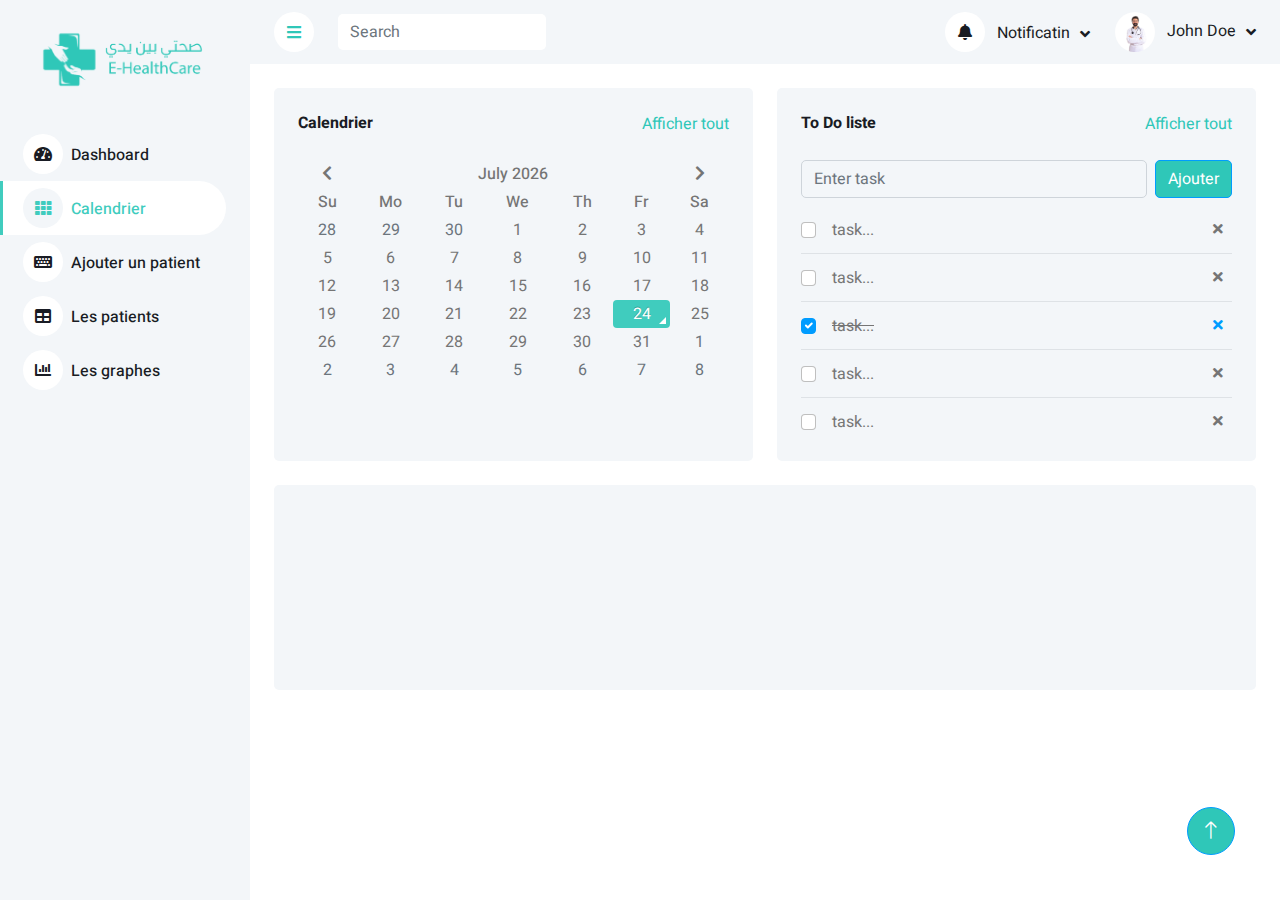
<file: calendrier.html>
<!DOCTYPE html>
<html lang="en">

<head>
    <meta charset="utf-8">
    <title>CHC - calendrier</title>
    <meta content="width=device-width, initial-scale=1.0" name="viewport">
    <meta content="" name="keywords">
    <meta content="" name="description">

    <!-- Favicon -->
    <link href="img/favicon.png" rel="icon">

    <!-- Google Web Fonts -->
    <link rel="preconnect" href="https://fonts.googleapis.com">
    <link rel="preconnect" href="https://fonts.gstatic.com" crossorigin>
    <link href="https://fonts.googleapis.com/css2?family=Heebo:wght@400;500;600;700&display=swap" rel="stylesheet">
    
    <!-- Icon Font Stylesheet -->
    <link href="https://cdnjs.cloudflare.com/ajax/libs/font-awesome/5.10.0/css/all.min.css" rel="stylesheet">
    <link href="https://cdn.jsdelivr.net/npm/bootstrap-icons@1.4.1/font/bootstrap-icons.css" rel="stylesheet">

    <!-- Libraries Stylesheet -->
    <link href="lib/owlcarousel/assets/owl.carousel.min.css" rel="stylesheet">
    <link href="lib/tempusdominus/css/tempusdominus-bootstrap-4.min.css" rel="stylesheet" />

    <!-- Customized Bootstrap Stylesheet -->
    <link href="css/bootstrap.min.css" rel="stylesheet">

    <!-- Template Stylesheet -->
    <link href="css/style.css" rel="stylesheet">
</head>

<body>
    <div class="container-xxl position-relative bg-white d-flex p-0">
        <!-- Spinner Start -->
        <div id="spinner" class="show bg-white position-fixed translate-middle w-100 vh-100 top-50 start-50 d-flex align-items-center justify-content-center">
            <div class="spinner-border text-primary" style="width: 3rem; height: 3rem;" role="status">
                <span class="sr-only">Loading...</span>
            </div>
        </div>
        <!-- Spinner End -->


        <!-- Sidebar Start -->
        <div class="sidebar pe-4 pb-3">
            <nav class="navbar bg-light navbar-light">
                <a href="index.html" class="navbar-brand mx-4 mb-3">
                    <img class="rounded-circle" src="img/CHC-removebg.png" alt="" style="width: 200px;">
                </a>
                <div class="navbar-nav w-100">
                    <a href="index.html" class="nav-item nav-link "><i class="fa fa-tachometer-alt me-2"></i>Dashboard</a>
        
                    <a href="calendrier.html" class="nav-item nav-link active"><i class="fa fa-th me-2"></i>Calendrier</a>
                    <a href="ajouterUnPatient.html" class="nav-item nav-link "><i class="fa fa-keyboard me-2"></i>Ajouter
                        un
                        patient</a>
                    <a href="patients.html" class="nav-item nav-link"><i class="fa fa-table me-2"></i>Les patients</a>
                    <a href="graphes.html" class="nav-item nav-link"><i class="fa fa-chart-bar me-2"></i>Les graphes</a>
        
                </div>
            </nav>
        </div>
        <!-- Sidebar End -->


        <!-- Content Start -->
        <div class="content">
            <!-- Navbar Start -->
            <nav class="navbar navbar-expand bg-light navbar-light sticky-top px-4 py-0">
                
                <a href="#" class="sidebar-toggler flex-shrink-0 green">
                    <i class="fa fa-bars"></i>
                </a>
                <form class="d-none d-md-flex ms-4">
                    <input class="form-control border-0" type="search" placeholder="Search">
                </form>
                <div class="navbar-nav align-items-center ms-auto">
                    <div class="nav-item dropdown">
                        <a href="#" class="nav-link dropdown-toggle" data-bs-toggle="dropdown">
                            <i class="fa fa-bell me-lg-2"></i>
                            <span class="d-none d-lg-inline-flex">Notificatin</span>
                        </a>
                        <div class="dropdown-menu dropdown-menu-end bg-light border-0 rounded-0 rounded-bottom m-0">
                            <a href="#" class="dropdown-item">
                                <h6 class="fw-normal mb-0">Profile updated</h6>
                                <small>15 minutes ago</small>
                            </a>
                            <hr class="dropdown-divider">
                            <a href="#" class="dropdown-item">
                                <h6 class="fw-normal mb-0">New user added</h6>
                                <small>15 minutes ago</small>
                            </a>
                            <hr class="dropdown-divider">
                            <a href="#" class="dropdown-item">
                                <h6 class="fw-normal mb-0">Password changed</h6>
                                <small>15 minutes ago</small>
                            </a>
                            <hr class="dropdown-divider">
                            <a href="#" class="dropdown-item text-center">See all notifications</a>
                        </div>
                    </div>
                    <div class="nav-item dropdown">
                        <a href="#" class="nav-link dropdown-toggle" data-bs-toggle="dropdown">
                            <img class="rounded-circle me-lg-2" src="img/user.jpg" alt="" style="width: 40px; height: 40px;">
                            <span class="d-none d-lg-inline-flex">John Doe</span>
                        </a>
                        <div class="dropdown-menu dropdown-menu-end bg-light border-0 rounded-0 rounded-bottom m-0">
                            <a href="#" class="dropdown-item">My Profile</a>
                            <a href="#" class="dropdown-item">Settings</a>
                            <a href="#" class="dropdown-item">Log Out</a>
                        </div>
                    </div>
                </div>
            </nav>
            <!-- Navbar End -->


            <!-- Chart Start -->
            <div class="container-fluid pt-4 px-4">
                <div class="row g-4">
                   
                    <div class="col-sm-12 col-md-6">
                        <div class="h-100 bg-light rounded p-4">
                            <div class=" d-flex align-items-center justify-content-between mb-4">
                                <h6 class="mb-0">Calendrier</h6>
                                <a href="" class="green">Afficher tout</a>
                            </div>
                            <div id="calender"></div>
                        </div>
                    </div>
                    <div class="col-sm-12 col-md-6">
                        <div class="h-100 bg-light rounded p-4">
                            <div class="d-flex align-items-center justify-content-between mb-4">
                                <h6 class="mb-0">To Do liste</h6>
                                <a href="" class="green">Afficher tout</a>
                            </div>
                            <div class="d-flex mb-2">
                                <input class="form-control bg-transparent" type="text" placeholder="Enter task">
                                <button type="button" class="btn btn-primary ms-2">Ajouter</button>
                            </div>
                            <div class="d-flex align-items-center border-bottom py-2">
                                <input class="form-check-input m-0" type="checkbox">
                                <div class="w-100 ms-3">
                                    <div class="d-flex w-100 align-items-center justify-content-between">
                                        <span>task...</span>
                                        <button class="btn btn-sm"><i class="fa fa-times"></i></button>
                                    </div>
                                </div>
                            </div>
                            <div class="d-flex align-items-center border-bottom py-2">
                                <input class="form-check-input m-0" type="checkbox">
                                <div class="w-100 ms-3">
                                    <div class="d-flex w-100 align-items-center justify-content-between">
                                        <span>task...</span>
                                        <button class="btn btn-sm"><i class="fa fa-times"></i></button>
                                    </div>
                                </div>
                            </div>
                            <div class="d-flex align-items-center border-bottom py-2">
                                <input class="form-check-input m-0" type="checkbox" checked>
                                <div class="w-100 ms-3">
                                    <div class="d-flex w-100 align-items-center justify-content-between">
                                        <span><del>task...</del></span>
                                        <button class="btn btn-sm text-primary"><i class="fa fa-times"></i></button>
                                    </div>
                                </div>
                            </div>
                            <div class="d-flex align-items-center border-bottom py-2">
                                <input class="form-check-input m-0" type="checkbox">
                                <div class="w-100 ms-3">
                                    <div class="d-flex w-100 align-items-center justify-content-between">
                                        <span>task...</span>
                                        <button class="btn btn-sm"><i class="fa fa-times"></i></button>
                                    </div>
                                </div>
                            </div>
                            <div class="d-flex align-items-center pt-2">
                                <input class="form-check-input m-0" type="checkbox">
                                <div class="w-100 ms-3">
                                    <div class="d-flex w-100 align-items-center justify-content-between">
                                        <span>task...</span>
                                        <button class="btn btn-sm"><i class="fa fa-times"></i></button>
                                    </div>
                                </div>
                            </div>
                        </div>
                    </div>
                    <!-- <div class="col-sm-12 col-xl-6">
                        <div class="bg-light rounded h-100 p-4">
                            <h6 class="mb-4">Testimonial</h6>
                            <div class="owl-carousel testimonial-carousel">
                                <div class="testimonial-item text-center">
                                    <img class="img-fluid rounded-circle mx-auto mb-4" src="img/testimonial-1.jpg" style="width: 100px; height: 100px;">
                                    <h5 class="mb-1">Client Name</h5>
                                    <p>Profession</p>
                                    <p class="mb-0">Dolor et eos labore, stet justo sed est sed. Diam sed sed dolor stet amet eirmod eos labore diam</p>
                                </div>
                                <div class="testimonial-item text-center">
                                    <img class="img-fluid rounded-circle mx-auto mb-4" src="img/testimonial-2.jpg" style="width: 100px; height: 100px;">
                                    <h5 class="mb-1">Client Name</h5>
                                    <p>Profession</p>
                                    <p class="mb-0">Dolor et eos labore, stet justo sed est sed. Diam sed sed dolor stet amet eirmod eos labore diam</p>
                                </div>
                            </div>
                        </div>
                    </div> -->
                    <div class="col-sm-12">
                        <div class="bg-light rounded h-100 p-4">
                            <iframe class="position-relative rounded w-100 h-100"
                            src="https://maps.google.com/maps?q=casa&t=&z=13&ie=UTF8&iwloc=&output=embed"
                            frameborder="0" style="border:0;" allowfullscreen="" aria-hidden="false"
                            tabindex="0"></iframe>
                        </div>
                    </div>
                </div>
            </div>
            <!-- Chart End -->
        </div>
        <!-- Content End -->


        <!-- Back to Top -->
        <a href="#" class="btn btn-lg btn-primary btn-lg-square back-to-top"><i class="bi bi-arrow-up"></i></a>
    </div>

    <!-- JavaScript Libraries -->
    <script src="https://code.jquery.com/jquery-3.4.1.min.js"></script>
    <script src="https://cdn.jsdelivr.net/npm/bootstrap@5.0.0/dist/js/bootstrap.bundle.min.js"></script>
    <script src="lib/chart/chart.min.js"></script>
    <script src="lib/easing/easing.min.js"></script>
    <script src="lib/waypoints/waypoints.min.js"></script>
    <script src="lib/owlcarousel/owl.carousel.min.js"></script>
    <script src="lib/tempusdominus/js/moment.min.js"></script>
    <script src="lib/tempusdominus/js/moment-timezone.min.js"></script>
    <script src="lib/tempusdominus/js/tempusdominus-bootstrap-4.min.js"></script>

    <!-- Template Javascript -->
    <script src="js/main.js"></script>
</body>

</html>
</file>
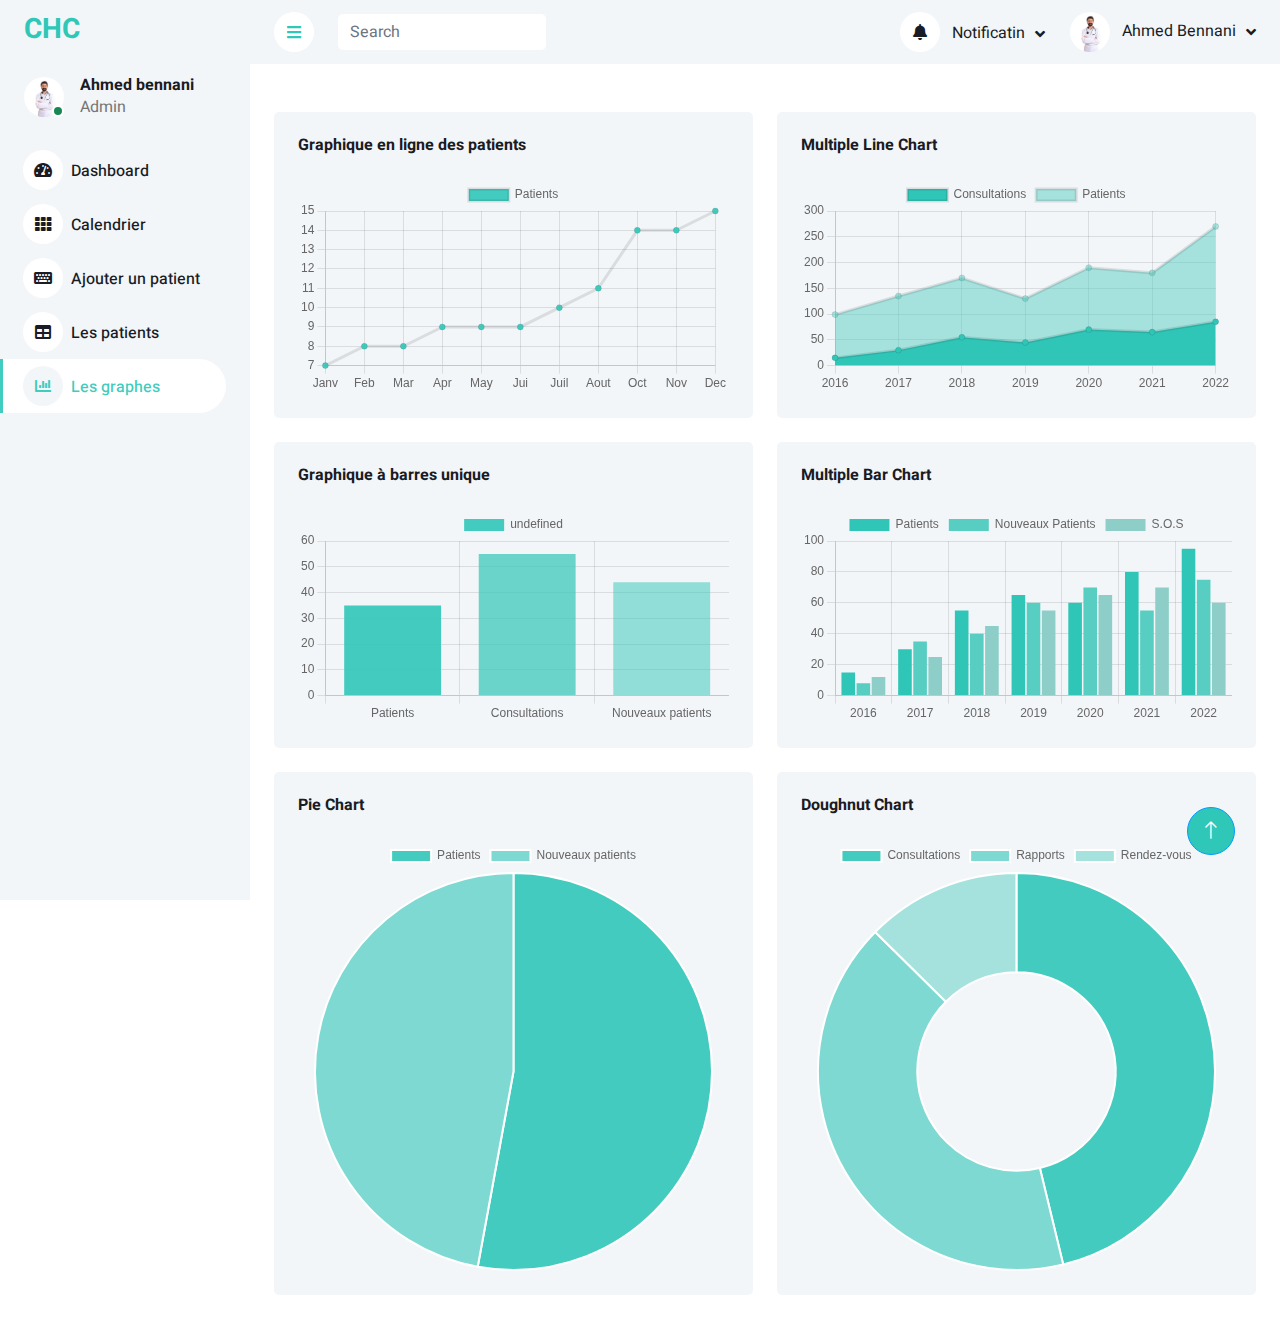
<file: chart.html>
<!DOCTYPE html>
<html lang="en">

<head>
    <meta charset="utf-8">
    <title>CHC - les graphes</title>
    <meta content="width=device-width, initial-scale=1.0" name="viewport">
    <meta content="" name="keywords">
    <meta content="" name="description">

    <!-- Favicon -->
    <link href="img/favicon.ico" rel="icon">

    <!-- Google Web Fonts -->
    <link rel="preconnect" href="https://fonts.googleapis.com">
    <link rel="preconnect" href="https://fonts.gstatic.com" crossorigin>
    <link href="https://fonts.googleapis.com/css2?family=Heebo:wght@400;500;600;700&display=swap" rel="stylesheet">
    
    <!-- Icon Font Stylesheet -->
    <link href="https://cdnjs.cloudflare.com/ajax/libs/font-awesome/5.10.0/css/all.min.css" rel="stylesheet">
    <link href="https://cdn.jsdelivr.net/npm/bootstrap-icons@1.4.1/font/bootstrap-icons.css" rel="stylesheet">

    <!-- Libraries Stylesheet -->
    <link href="lib/owlcarousel/assets/owl.carousel.min.css" rel="stylesheet">
    <link href="lib/tempusdominus/css/tempusdominus-bootstrap-4.min.css" rel="stylesheet" />

    <!-- Customized Bootstrap Stylesheet -->
    <link href="css/bootstrap.min.css" rel="stylesheet">

    <!-- Template Stylesheet -->
    <link href="css/style.css" rel="stylesheet">
</head>

<body>
    <div class="container-xxl position-relative bg-white d-flex p-0">
        <!-- Spinner Start -->
        <div id="spinner" class="show bg-white position-fixed translate-middle w-100 vh-100 top-50 start-50 d-flex align-items-center justify-content-center">
            <div class="spinner-border text-primary" style="width: 3rem; height: 3rem;" role="status">
                <span class="sr-only">Loading...</span>
            </div>
        </div>
        <!-- Spinner End -->


        <!-- Sidebar Start -->
        <div class="sidebar pe-4 pb-3">
            <nav class="navbar bg-light navbar-light">
                <a href="index.html" class="navbar-brand mx-4 mb-3">
                    <h3 class="green">CHC</h3>
                </a>
                <div class="d-flex align-items-center ms-4 mb-4">
                    <div class="position-relative">
                        <img class="rounded-circle" src="img/user.jpg" alt="" style="width: 40px; height: 40px;">
                        <div class="bg-success rounded-circle border border-2 border-white position-absolute end-0 bottom-0 p-1"></div>
                    </div>
                    <div class="ms-3">
                        <h6 class="mb-0">Ahmed bennani</h6>
                        <span>Admin</span>
                    </div>
                </div>
                <div class="navbar-nav w-100">
                    <a href="index.html" class="nav-item nav-link"><i class="fa fa-tachometer-alt me-2"></i>Dashboard</a>
                    <a href="widget.html" class="nav-item nav-link"><i class="fa fa-th me-2"></i>Calendrier</a>
                    <a href="form.html" class="nav-item nav-link"><i class="fa fa-keyboard me-2"></i>Ajouter un patient</a>
                    <a href="table.html" class="nav-item nav-link"><i class="fa fa-table me-2"></i>Les patients</a>
                    <a href="chart.html" class="nav-item nav-link active"><i class="fa fa-chart-bar me-2"></i>Les graphes</a>
                    
                </div>
            </nav>
        </div>
        <!-- Sidebar End -->


        <!-- Content Start -->
        <div class="content">
            <!-- Navbar Start -->
            <nav class="navbar navbar-expand bg-light navbar-light sticky-top px-4 py-0">
                <a href="index.html" class="navbar-brand d-flex d-lg-none me-4">
                    <h2 class="text-primary mb-0"><i class="fa fa-hashtag"></i></h2>
                </a>
                <a href="#" class="green sidebar-toggler flex-shrink-0">
                    <i class="fa fa-bars"></i>
                </a>
                <form class="d-none d-md-flex ms-4">
                    <input class="form-control border-0" type="search" placeholder="Search">
                </form>
                <div class="navbar-nav align-items-center ms-auto">
                    
                    <div class="nav-item dropdown">
                        <a href="#" class="nav-link dropdown-toggle" data-bs-toggle="dropdown">
                            <i class="fa fa-bell me-lg-2"></i>
                            <span class="d-none d-lg-inline-flex">Notificatin</span>
                        </a>
                        <div class="dropdown-menu dropdown-menu-end bg-light border-0 rounded-0 rounded-bottom m-0">
                            <a href="#" class="dropdown-item">
                                <h6 class="fw-normal mb-0">Profile updated</h6>
                                <small>15 minutes ago</small>
                            </a>
                            <hr class="dropdown-divider">
                            <a href="#" class="dropdown-item">
                                <h6 class="fw-normal mb-0">New user added</h6>
                                <small>15 minutes ago</small>
                            </a>
                            <hr class="dropdown-divider">
                            <a href="#" class="dropdown-item">
                                <h6 class="fw-normal mb-0">Password changed</h6>
                                <small>15 minutes ago</small>
                            </a>
                            <hr class="dropdown-divider">
                            <a href="#" class="dropdown-item text-center">See all notifications</a>
                        </div>
                    </div>
                    <div class="nav-item dropdown">
                        <a href="#" class="nav-link dropdown-toggle" data-bs-toggle="dropdown">
                            <img class="rounded-circle me-lg-2" src="img/user.jpg" alt="" style="width: 40px; height: 40px;">
                            <span class="d-none d-lg-inline-flex">Ahmed Bennani</span>
                        </a>
                        <div class="dropdown-menu dropdown-menu-end bg-light border-0 rounded-0 rounded-bottom m-0">
                            <a href="#" class="dropdown-item">My Profile</a>
                            <a href="#" class="dropdown-item">Settings</a>
                            <a href="#" class="dropdown-item">Log Out</a>
                        </div>
                    </div>
                </div>
            </nav>
            <!-- Navbar End -->


            <!-- Chart Start -->
            <div class="container-fluid pt-4 px-4 my-4">
                <div class="row g-4">
                    <div class="col-sm-12 col-xl-6">
                        <div class="bg-light rounded h-100 p-4">
                            <h6 class="mb-4">Graphique en ligne des patients</h6>
                            <canvas id="line-chart"></canvas>
                        </div>
                    </div>
                    <div class="col-sm-12 col-xl-6">
                        <div class="bg-light rounded h-100 p-4">
                            <h6 class="mb-4">Multiple Line Chart</h6>
                            <canvas id="salse-revenue"></canvas>
                        </div>
                    </div>
                    <div class="col-sm-12 col-xl-6">
                        <div class="bg-light rounded h-100 p-4">
                            <h6 class="mb-4">Graphique à barres unique</h6>
                            <canvas id="bar-chart"></canvas>
                        </div>
                    </div>
                    <div class="col-sm-12 col-xl-6">
                        <div class="bg-light rounded h-100 p-4">
                            <h6 class="mb-4">Multiple Bar Chart</h6>
                            <canvas id="worldwide-sales"></canvas>
                        </div>
                    </div>
                    <div class="col-sm-12 col-xl-6">
                        <div class="bg-light rounded h-100 p-4">
                            <h6 class="mb-4">Pie Chart</h6>
                            <canvas id="pie-chart"></canvas>
                        </div>
                    </div>
                    <div class="col-sm-12 col-xl-6">
                        <div class="bg-light rounded h-100 p-4">
                            <h6 class="mb-4">Doughnut Chart</h6>
                            <canvas id="doughnut-chart"></canvas>
                        </div>
                    </div>
                </div>
            </div>
            <!-- Chart End -->


           
        </div>
        <!-- Content End -->


        <!-- Back to Top -->
        <a href="#" class="btn btn-lg btn-primary btn-lg-square back-to-top"><i class="bi bi-arrow-up"></i></a>
    </div>

    <!-- JavaScript Libraries -->
    <script src="https://code.jquery.com/jquery-3.4.1.min.js"></script>
    <script src="https://cdn.jsdelivr.net/npm/bootstrap@5.0.0/dist/js/bootstrap.bundle.min.js"></script>
    <script src="lib/chart/chart.min.js"></script>
    <script src="lib/easing/easing.min.js"></script>
    <script src="lib/waypoints/waypoints.min.js"></script>
    <script src="lib/owlcarousel/owl.carousel.min.js"></script>
    <script src="lib/tempusdominus/js/moment.min.js"></script>
    <script src="lib/tempusdominus/js/moment-timezone.min.js"></script>
    <script src="lib/tempusdominus/js/tempusdominus-bootstrap-4.min.js"></script>

    <!-- Template Javascript -->
    <script src="js/main.js"></script>
</body>

</html>
</file>
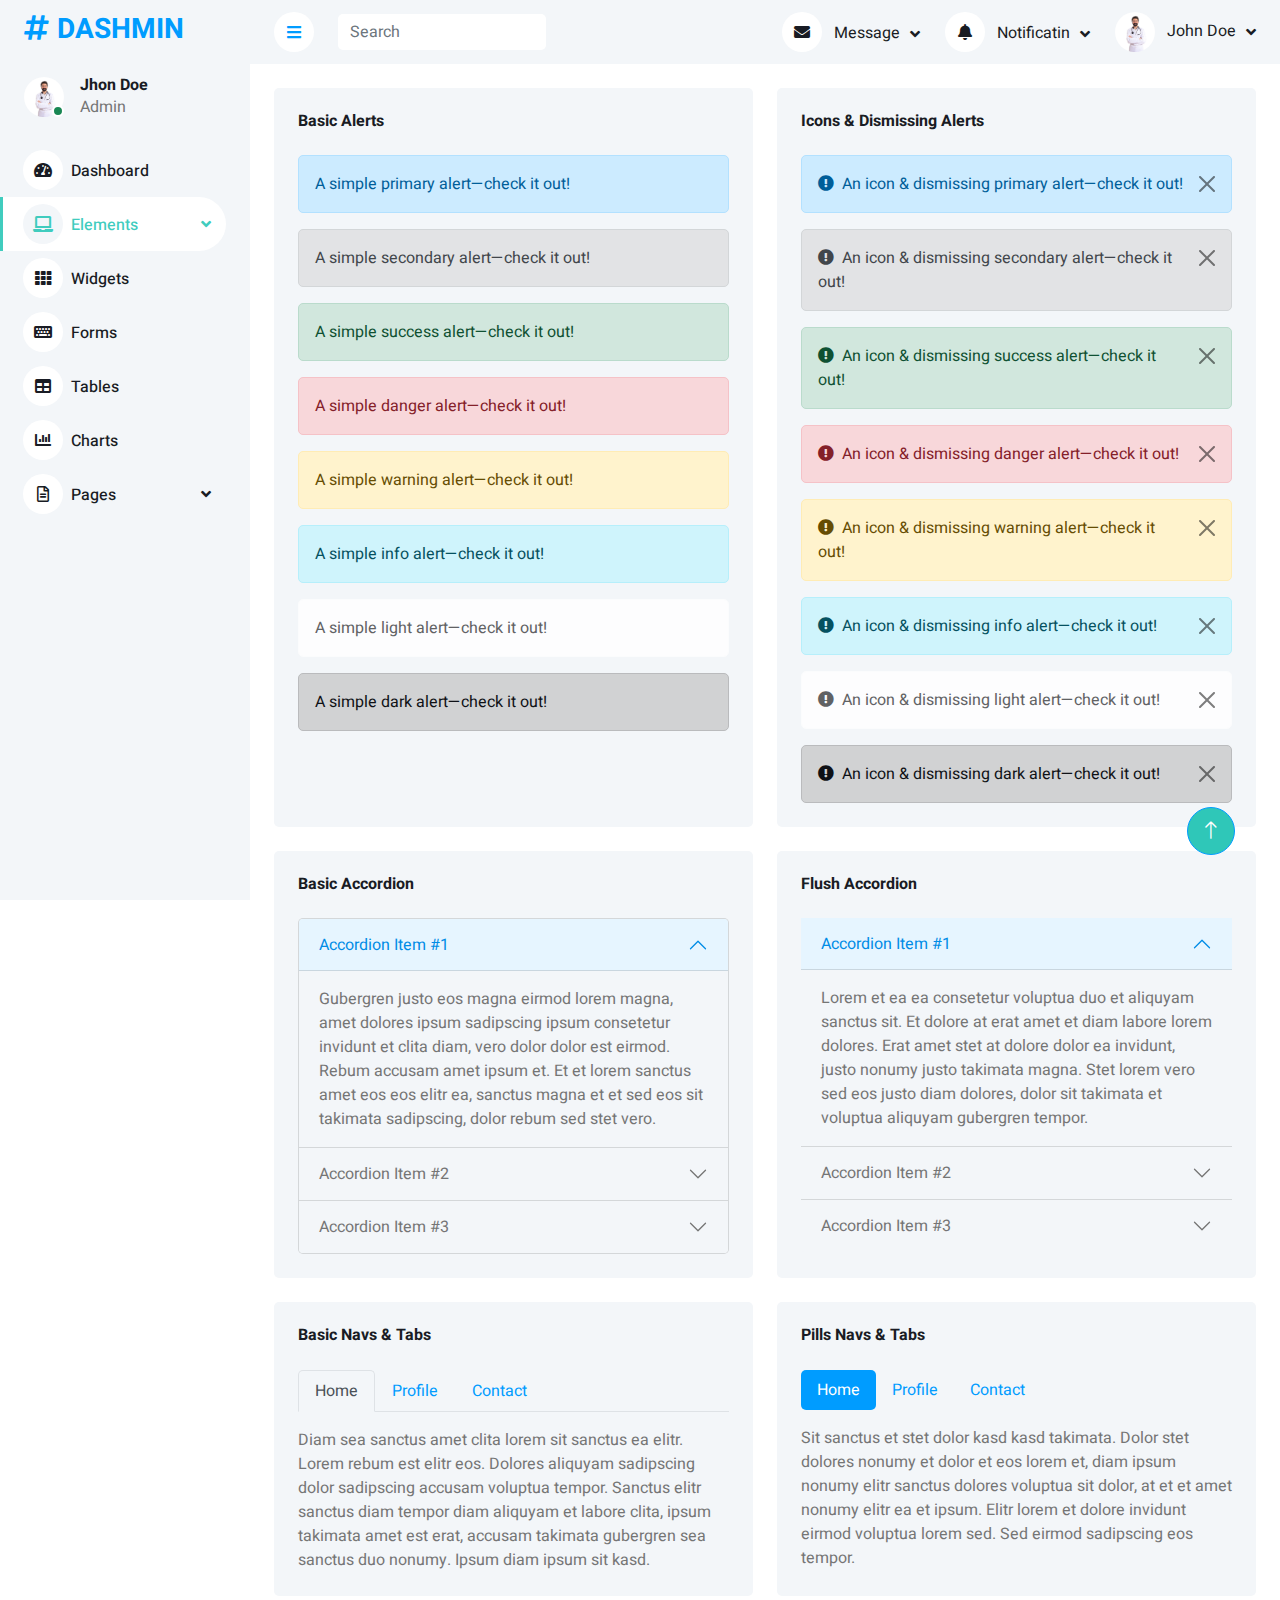
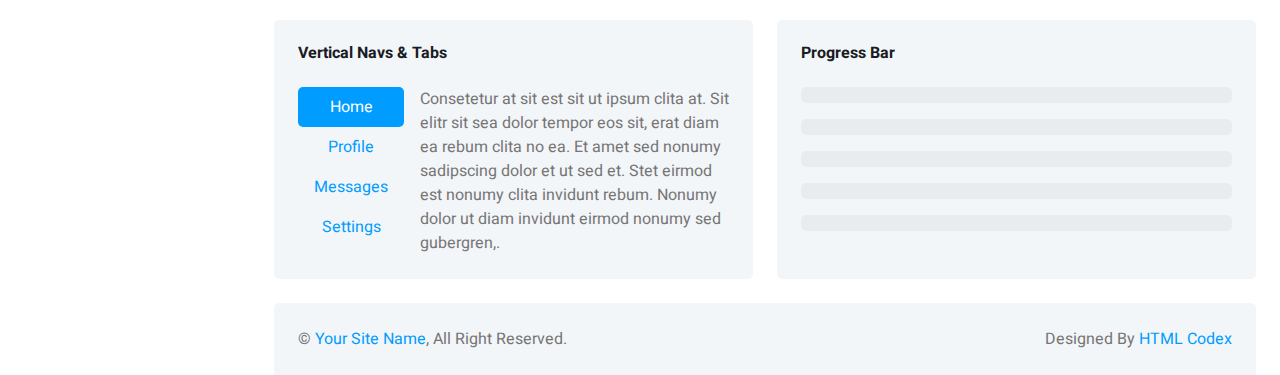
<file: element.html>
<!DOCTYPE html>
<html lang="en">

<head>
    <meta charset="utf-8">
    <title>DASHMIN - Bootstrap Admin Template</title>
    <meta content="width=device-width, initial-scale=1.0" name="viewport">
    <meta content="" name="keywords">
    <meta content="" name="description">

    <!-- Favicon -->
    <link href="img/favicon.ico" rel="icon">

    <!-- Google Web Fonts -->
    <link rel="preconnect" href="https://fonts.googleapis.com">
    <link rel="preconnect" href="https://fonts.gstatic.com" crossorigin>
    <link href="https://fonts.googleapis.com/css2?family=Heebo:wght@400;500;600;700&display=swap" rel="stylesheet">
    
    <!-- Icon Font Stylesheet -->
    <link href="https://cdnjs.cloudflare.com/ajax/libs/font-awesome/5.10.0/css/all.min.css" rel="stylesheet">
    <link href="https://cdn.jsdelivr.net/npm/bootstrap-icons@1.4.1/font/bootstrap-icons.css" rel="stylesheet">

    <!-- Libraries Stylesheet -->
    <link href="lib/owlcarousel/assets/owl.carousel.min.css" rel="stylesheet">
    <link href="lib/tempusdominus/css/tempusdominus-bootstrap-4.min.css" rel="stylesheet" />

    <!-- Customized Bootstrap Stylesheet -->
    <link href="css/bootstrap.min.css" rel="stylesheet">

    <!-- Template Stylesheet -->
    <link href="css/style.css" rel="stylesheet">
</head>

<body>
    <div class="container-xxl position-relative bg-white d-flex p-0">
        <!-- Spinner Start -->
        <div id="spinner" class="show bg-white position-fixed translate-middle w-100 vh-100 top-50 start-50 d-flex align-items-center justify-content-center">
            <div class="spinner-border text-primary" style="width: 3rem; height: 3rem;" role="status">
                <span class="sr-only">Loading...</span>
            </div>
        </div>
        <!-- Spinner End -->


        <!-- Sidebar Start -->
        <div class="sidebar pe-4 pb-3">
            <nav class="navbar bg-light navbar-light">
                <a href="index.html" class="navbar-brand mx-4 mb-3">
                    <h3 class="text-primary"><i class="fa fa-hashtag me-2"></i>DASHMIN</h3>
                </a>
                <div class="d-flex align-items-center ms-4 mb-4">
                    <div class="position-relative">
                        <img class="rounded-circle" src="img/user.jpg" alt="" style="width: 40px; height: 40px;">
                        <div class="bg-success rounded-circle border border-2 border-white position-absolute end-0 bottom-0 p-1"></div>
                    </div>
                    <div class="ms-3">
                        <h6 class="mb-0">Jhon Doe</h6>
                        <span>Admin</span>
                    </div>
                </div>
                <div class="navbar-nav w-100">
                    <a href="index.html" class="nav-item nav-link"><i class="fa fa-tachometer-alt me-2"></i>Dashboard</a>
                    <div class="nav-item dropdown">
                        <a href="#" class="nav-link dropdown-toggle active" data-bs-toggle="dropdown"><i class="fa fa-laptop me-2"></i>Elements</a>
                        <div class="dropdown-menu bg-transparent border-0">
                            <a href="button.html" class="dropdown-item">Buttons</a>
                            <a href="typography.html" class="dropdown-item">Typography</a>
                            <a href="element.html" class="dropdown-item active">Other Elements</a>
                        </div>
                    </div>
                    <a href="widget.html" class="nav-item nav-link"><i class="fa fa-th me-2"></i>Widgets</a>
                    <a href="form.html" class="nav-item nav-link"><i class="fa fa-keyboard me-2"></i>Forms</a>
                    <a href="table.html" class="nav-item nav-link"><i class="fa fa-table me-2"></i>Tables</a>
                    <a href="chart.html" class="nav-item nav-link"><i class="fa fa-chart-bar me-2"></i>Charts</a>
                    <div class="nav-item dropdown">
                        <a href="#" class="nav-link dropdown-toggle" data-bs-toggle="dropdown"><i class="far fa-file-alt me-2"></i>Pages</a>
                        <div class="dropdown-menu bg-transparent border-0">
                            <a href="signin.html" class="dropdown-item">Sign In</a>
                            <a href="signup.html" class="dropdown-item">Sign Up</a>
                            <a href="404.html" class="dropdown-item">404 Error</a>
                            <a href="blank.html" class="dropdown-item">Blank Page</a>
                        </div>
                    </div>
                </div>
            </nav>
        </div>
        <!-- Sidebar End -->


        <!-- Content Start -->
        <div class="content">
            <!-- Navbar Start -->
            <nav class="navbar navbar-expand bg-light navbar-light sticky-top px-4 py-0">
                <a href="index.html" class="navbar-brand d-flex d-lg-none me-4">
                    <h2 class="text-primary mb-0"><i class="fa fa-hashtag"></i></h2>
                </a>
                <a href="#" class="sidebar-toggler flex-shrink-0">
                    <i class="fa fa-bars"></i>
                </a>
                <form class="d-none d-md-flex ms-4">
                    <input class="form-control border-0" type="search" placeholder="Search">
                </form>
                <div class="navbar-nav align-items-center ms-auto">
                    <div class="nav-item dropdown">
                        <a href="#" class="nav-link dropdown-toggle" data-bs-toggle="dropdown">
                            <i class="fa fa-envelope me-lg-2"></i>
                            <span class="d-none d-lg-inline-flex">Message</span>
                        </a>
                        <div class="dropdown-menu dropdown-menu-end bg-light border-0 rounded-0 rounded-bottom m-0">
                            <a href="#" class="dropdown-item">
                                <div class="d-flex align-items-center">
                                    <img class="rounded-circle" src="img/user.jpg" alt="" style="width: 40px; height: 40px;">
                                    <div class="ms-2">
                                        <h6 class="fw-normal mb-0">Jhon send you a message</h6>
                                        <small>15 minutes ago</small>
                                    </div>
                                </div>
                            </a>
                            <hr class="dropdown-divider">
                            <a href="#" class="dropdown-item">
                                <div class="d-flex align-items-center">
                                    <img class="rounded-circle" src="img/user.jpg" alt="" style="width: 40px; height: 40px;">
                                    <div class="ms-2">
                                        <h6 class="fw-normal mb-0">Jhon send you a message</h6>
                                        <small>15 minutes ago</small>
                                    </div>
                                </div>
                            </a>
                            <hr class="dropdown-divider">
                            <a href="#" class="dropdown-item">
                                <div class="d-flex align-items-center">
                                    <img class="rounded-circle" src="img/user.jpg" alt="" style="width: 40px; height: 40px;">
                                    <div class="ms-2">
                                        <h6 class="fw-normal mb-0">Jhon send you a message</h6>
                                        <small>15 minutes ago</small>
                                    </div>
                                </div>
                            </a>
                            <hr class="dropdown-divider">
                            <a href="#" class="dropdown-item text-center">See all message</a>
                        </div>
                    </div>
                    <div class="nav-item dropdown">
                        <a href="#" class="nav-link dropdown-toggle" data-bs-toggle="dropdown">
                            <i class="fa fa-bell me-lg-2"></i>
                            <span class="d-none d-lg-inline-flex">Notificatin</span>
                        </a>
                        <div class="dropdown-menu dropdown-menu-end bg-light border-0 rounded-0 rounded-bottom m-0">
                            <a href="#" class="dropdown-item">
                                <h6 class="fw-normal mb-0">Profile updated</h6>
                                <small>15 minutes ago</small>
                            </a>
                            <hr class="dropdown-divider">
                            <a href="#" class="dropdown-item">
                                <h6 class="fw-normal mb-0">New user added</h6>
                                <small>15 minutes ago</small>
                            </a>
                            <hr class="dropdown-divider">
                            <a href="#" class="dropdown-item">
                                <h6 class="fw-normal mb-0">Password changed</h6>
                                <small>15 minutes ago</small>
                            </a>
                            <hr class="dropdown-divider">
                            <a href="#" class="dropdown-item text-center">See all notifications</a>
                        </div>
                    </div>
                    <div class="nav-item dropdown">
                        <a href="#" class="nav-link dropdown-toggle" data-bs-toggle="dropdown">
                            <img class="rounded-circle me-lg-2" src="img/user.jpg" alt="" style="width: 40px; height: 40px;">
                            <span class="d-none d-lg-inline-flex">John Doe</span>
                        </a>
                        <div class="dropdown-menu dropdown-menu-end bg-light border-0 rounded-0 rounded-bottom m-0">
                            <a href="#" class="dropdown-item">My Profile</a>
                            <a href="#" class="dropdown-item">Settings</a>
                            <a href="#" class="dropdown-item">Log Out</a>
                        </div>
                    </div>
                </div>
            </nav>
            <!-- Navbar End -->


            <!-- Other Elements Start -->
            <div class="container-fluid pt-4 px-4">
                <div class="row g-4">
                    <div class="col-sm-12 col-xl-6">
                        <div class="bg-light rounded h-100 p-4">
                            <h6 class="mb-4">Basic Alerts</h6>
                            <div class="alert alert-primary" role="alert">
                                A simple primary alert—check it out!
                            </div>
                            <div class="alert alert-secondary" role="alert">
                                A simple secondary alert—check it out!
                            </div>
                            <div class="alert alert-success" role="alert">
                                A simple success alert—check it out!
                            </div>
                            <div class="alert alert-danger" role="alert">
                                A simple danger alert—check it out!
                            </div>
                            <div class="alert alert-warning" role="alert">
                                A simple warning alert—check it out!
                            </div>
                            <div class="alert alert-info" role="alert">
                                A simple info alert—check it out!
                            </div>
                            <div class="alert alert-light" role="alert">
                                A simple light alert—check it out!
                            </div>
                            <div class="alert alert-dark mb-0" role="alert">
                                A simple dark alert—check it out!
                            </div>
                        </div>
                    </div>
                    <div class="col-sm-12 col-xl-6">
                        <div class="bg-light rounded h-100 p-4">
                            <h6 class="mb-4">Icons & Dismissing Alerts</h6>
                            <div class="alert alert-primary alert-dismissible fade show" role="alert">
                                <i class="fa fa-exclamation-circle me-2"></i>An icon & dismissing primary alert—check it out!
                                <button type="button" class="btn-close" data-bs-dismiss="alert" aria-label="Close"></button>
                            </div>
                            <div class="alert alert-secondary alert-dismissible fade show" role="alert">
                                <i class="fa fa-exclamation-circle me-2"></i>An icon & dismissing secondary alert—check it out!
                                <button type="button" class="btn-close" data-bs-dismiss="alert" aria-label="Close"></button>
                            </div>
                            <div class="alert alert-success alert-dismissible fade show" role="alert">
                                <i class="fa fa-exclamation-circle me-2"></i>An icon & dismissing success alert—check it out!
                                <button type="button" class="btn-close" data-bs-dismiss="alert" aria-label="Close"></button>
                            </div>
                            <div class="alert alert-danger alert-dismissible fade show" role="alert">
                                <i class="fa fa-exclamation-circle me-2"></i>An icon & dismissing danger alert—check it out!
                                <button type="button" class="btn-close" data-bs-dismiss="alert" aria-label="Close"></button>
                            </div>
                            <div class="alert alert-warning alert-dismissible fade show" role="alert">
                                <i class="fa fa-exclamation-circle me-2"></i>An icon & dismissing warning alert—check it out!
                                <button type="button" class="btn-close" data-bs-dismiss="alert" aria-label="Close"></button>
                            </div>
                            <div class="alert alert-info alert-dismissible fade show" role="alert">
                                <i class="fa fa-exclamation-circle me-2"></i>An icon & dismissing info alert—check it out!
                                <button type="button" class="btn-close" data-bs-dismiss="alert" aria-label="Close"></button>
                            </div>
                            <div class="alert alert-light alert-dismissible fade show" role="alert">
                                <i class="fa fa-exclamation-circle me-2"></i>An icon & dismissing light alert—check it out!
                                <button type="button" class="btn-close" data-bs-dismiss="alert" aria-label="Close"></button>
                            </div>
                            <div class="alert alert-dark alert-dismissible fade show mb-0" role="alert">
                                <i class="fa fa-exclamation-circle me-2"></i>An icon & dismissing dark alert—check it out!
                                <button type="button" class="btn-close" data-bs-dismiss="alert" aria-label="Close"></button>
                            </div>
                        </div>
                    </div>
                    <div class="col-sm-12 col-xl-6">
                        <div class="bg-light rounded h-100 p-4">
                            <h6 class="mb-4">Basic Accordion</h6>
                            <div class="accordion" id="accordionExample">
                                <div class="accordion-item">
                                    <h2 class="accordion-header" id="headingOne">
                                        <button class="accordion-button" type="button" data-bs-toggle="collapse"
                                            data-bs-target="#collapseOne" aria-expanded="true"
                                            aria-controls="collapseOne">
                                            Accordion Item #1
                                        </button>
                                    </h2>
                                    <div id="collapseOne" class="accordion-collapse collapse show"
                                        aria-labelledby="headingOne" data-bs-parent="#accordionExample">
                                        <div class="accordion-body">
                                            Gubergren justo eos magna eirmod lorem magna, amet dolores ipsum sadipscing ipsum consetetur invidunt et clita diam, vero dolor dolor est eirmod. Rebum accusam amet ipsum et. Et et lorem sanctus amet eos eos elitr ea, sanctus magna et et sed eos sit takimata sadipscing, dolor rebum sed stet vero.
                                        </div>
                                    </div>
                                </div>
                                <div class="accordion-item">
                                    <h2 class="accordion-header" id="headingTwo">
                                        <button class="accordion-button collapsed" type="button"
                                            data-bs-toggle="collapse" data-bs-target="#collapseTwo"
                                            aria-expanded="false" aria-controls="collapseTwo">
                                            Accordion Item #2
                                        </button>
                                    </h2>
                                    <div id="collapseTwo" class="accordion-collapse collapse"
                                        aria-labelledby="headingTwo" data-bs-parent="#accordionExample">
                                        <div class="accordion-body">
                                            Voluptua sit dolores consetetur ea et diam est et takimata. Et erat sadipscing dolores et stet diam ut ut diam, sit aliquyam no magna et dolore lorem dolor sit. Lorem lorem sed sed duo, eirmod sit diam ipsum sit erat, lorem sit dolor diam amet ea aliquyam tempor rebum invidunt,.
                                        </div>
                                    </div>
                                </div>
                                <div class="accordion-item">
                                    <h2 class="accordion-header" id="headingThree">
                                        <button class="accordion-button collapsed" type="button"
                                            data-bs-toggle="collapse" data-bs-target="#collapseThree"
                                            aria-expanded="false" aria-controls="collapseThree">
                                            Accordion Item #3
                                        </button>
                                    </h2>
                                    <div id="collapseThree" class="accordion-collapse collapse"
                                        aria-labelledby="headingThree" data-bs-parent="#accordionExample">
                                        <div class="accordion-body">
                                            Dolore eos dolor tempor justo sea eos amet eos kasd dolor, et diam tempor lorem dolores vero. Stet dolore gubergren nonumy diam. Consetetur sit takimata magna invidunt, dolore sea amet consetetur ea et rebum, invidunt et amet sit sea. Dolor eirmod sed magna sadipscing sadipscing lorem lorem sed, sit lorem.
                                        </div>
                                    </div>
                                </div>
                            </div>
                        </div>
                    </div>
                    <div class="col-sm-12 col-xl-6">
                        <div class="bg-light rounded h-100 p-4">
                            <h6 class="mb-4">Flush Accordion</h6>
                            <div class="accordion accordion-flush" id="accordionFlushExample">
                                <div class="accordion-item">
                                    <h2 class="accordion-header" id="flush-headingOne">
                                        <button class="accordion-button" type="button"
                                            data-bs-toggle="collapse" data-bs-target="#flush-collapseOne"
                                            aria-expanded="true" aria-controls="flush-collapseOne">
                                            Accordion Item #1
                                        </button>
                                    </h2>
                                    <div id="flush-collapseOne" class="accordion-collapse collapse show"
                                        aria-labelledby="flush-headingOne" data-bs-parent="#accordionFlushExample">
                                        <div class="accordion-body">
                                            Lorem et ea ea consetetur voluptua duo et aliquyam sanctus sit. Et dolore at erat amet et diam labore lorem dolores. Erat amet stet at dolore dolor ea invidunt, justo nonumy justo takimata magna. Stet lorem vero sed eos justo diam dolores, dolor sit takimata et voluptua aliquyam gubergren tempor.
                                        </div>
                                    </div>
                                </div>
                                <div class="accordion-item">
                                    <h2 class="accordion-header" id="flush-headingTwo">
                                        <button class="accordion-button collapsed" type="button"
                                            data-bs-toggle="collapse" data-bs-target="#flush-collapseTwo"
                                            aria-expanded="false" aria-controls="flush-collapseTwo">
                                            Accordion Item #2
                                        </button>
                                    </h2>
                                    <div id="flush-collapseTwo" class="accordion-collapse collapse"
                                        aria-labelledby="flush-headingTwo" data-bs-parent="#accordionFlushExample">
                                        <div class="accordion-body">
                                            Sea diam dolore aliquyam aliquyam diam et consetetur et. Accusam amet no invidunt invidunt et consetetur, magna ut nonumy kasd erat tempor dolor et. Diam magna dolor sed amet duo dolores magna vero. Amet sit sadipscing ea diam clita lorem sit. Vero et et et tempor diam. Ipsum eirmod sit.
                                        </div>
                                    </div>
                                </div>
                                <div class="accordion-item">
                                    <h2 class="accordion-header" id="flush-headingThree">
                                        <button class="accordion-button collapsed" type="button"
                                            data-bs-toggle="collapse" data-bs-target="#flush-collapseThree"
                                            aria-expanded="false" aria-controls="flush-collapseThree">
                                            Accordion Item #3
                                        </button>
                                    </h2>
                                    <div id="flush-collapseThree" class="accordion-collapse collapse"
                                        aria-labelledby="flush-headingThree" data-bs-parent="#accordionFlushExample">
                                        <div class="accordion-body">
                                            Sea sea sit sanctus magna gubergren kasd, magna justo ea lorem lorem. Elitr aliquyam ipsum clita consetetur duo at nonumy invidunt, invidunt eos dolore vero sit amet amet magna tempor clita, takimata diam justo stet erat et vero erat. Sit ipsum eirmod sea ut vero dolores sea clita nonumy, no.
                                        </div>
                                    </div>
                                </div>
                            </div>
                        </div>
                    </div>
                    <div class="col-sm-12 col-xl-6">
                        <div class="bg-light rounded h-100 p-4">
                            <h6 class="mb-4">Basic Navs & Tabs</h6>
                            <nav>
                                <div class="nav nav-tabs" id="nav-tab" role="tablist">
                                    <button class="nav-link active" id="nav-home-tab" data-bs-toggle="tab"
                                        data-bs-target="#nav-home" type="button" role="tab" aria-controls="nav-home"
                                        aria-selected="true">Home</button>
                                    <button class="nav-link" id="nav-profile-tab" data-bs-toggle="tab"
                                        data-bs-target="#nav-profile" type="button" role="tab"
                                        aria-controls="nav-profile" aria-selected="false">Profile</button>
                                    <button class="nav-link" id="nav-contact-tab" data-bs-toggle="tab"
                                        data-bs-target="#nav-contact" type="button" role="tab"
                                        aria-controls="nav-contact" aria-selected="false">Contact</button>
                                </div>
                            </nav>
                            <div class="tab-content pt-3" id="nav-tabContent">
                                <div class="tab-pane fade show active" id="nav-home" role="tabpanel" aria-labelledby="nav-home-tab">
                                    Diam sea sanctus amet clita lorem sit sanctus ea elitr. Lorem rebum est elitr eos. Dolores aliquyam sadipscing dolor sadipscing accusam voluptua tempor. Sanctus elitr sanctus diam tempor diam aliquyam et labore clita, ipsum takimata amet est erat, accusam takimata gubergren sea sanctus duo nonumy. Ipsum diam ipsum sit kasd.
                                </div>
                                <div class="tab-pane fade" id="nav-profile" role="tabpanel" aria-labelledby="nav-profile-tab">
                                    Sanctus vero sit kasd sea gubergren takimata consetetur elitr elitr, consetetur sadipscing takimata ipsum dolores. Accusam duo accusam et labore ea elitr ipsum tempor sit, dolore aliquyam ipsum sit amet sit. Et dolore ipsum labore invidunt rebum. Sed dolore gubergren sanctus vero diam lorem rebum elitr, erat diam dolor clita.
                                </div>
                                <div class="tab-pane fade" id="nav-contact" role="tabpanel" aria-labelledby="nav-contact-tab">
                                    Sit consetetur eirmod lorem ea magna sadipscing ipsum elitr invidunt, dolores lorem erat ipsum ut aliquyam eos lorem sed. Nonumy aliquyam ea justo eos dolores dolores duo dolores. Aliquyam dolor sea dolores sit takimata no erat vero. At lorem justo tempor lorem duo, stet kasd aliquyam ipsum voluptua labore at.
                                </div>
                            </div>
                        </div>
                    </div>
                    <div class="col-sm-12 col-xl-6">
                        <div class="bg-light rounded h-100 p-4">
                            <h6 class="mb-4">Pills Navs & Tabs</h6>
                            <ul class="nav nav-pills mb-3" id="pills-tab" role="tablist">
                                <li class="nav-item" role="presentation">
                                    <button class="nav-link active" id="pills-home-tab" data-bs-toggle="pill"
                                        data-bs-target="#pills-home" type="button" role="tab" aria-controls="pills-home"
                                        aria-selected="true">Home</button>
                                </li>
                                <li class="nav-item" role="presentation">
                                    <button class="nav-link" id="pills-profile-tab" data-bs-toggle="pill"
                                        data-bs-target="#pills-profile" type="button" role="tab"
                                        aria-controls="pills-profile" aria-selected="false">Profile</button>
                                </li>
                                <li class="nav-item" role="presentation">
                                    <button class="nav-link" id="pills-contact-tab" data-bs-toggle="pill"
                                        data-bs-target="#pills-contact" type="button" role="tab"
                                        aria-controls="pills-contact" aria-selected="false">Contact</button>
                                </li>
                            </ul>
                            <div class="tab-content" id="pills-tabContent">
                                <div class="tab-pane fade show active" id="pills-home" role="tabpanel" aria-labelledby="pills-home-tab">
                                    Sit sanctus et stet dolor kasd kasd takimata. Dolor stet dolores nonumy et dolor et eos lorem et, diam ipsum nonumy elitr sanctus dolores voluptua sit dolor, at et et amet nonumy elitr ea et ipsum. Elitr lorem et dolore invidunt eirmod voluptua lorem sed. Sed eirmod sadipscing eos tempor.
                                </div>
                                <div class="tab-pane fade" id="pills-profile" role="tabpanel" aria-labelledby="pills-profile-tab">
                                    Invidunt rebum voluptua lorem eirmod dolore. Amet no sed sanctus lorem ea. Nonumy sit stet sit magna. Rebum rebum ipsum clita erat consetetur, sit dolor sit clita et amet. Est et clita dolore takimata, sea dolores tempor erat consetetur lorem. Consetetur sea sadipscing dolor et dolores et stet, tempor elitr.
                                </div>
                                <div class="tab-pane fade" id="pills-contact" role="tabpanel" aria-labelledby="pills-contact-tab">
                                    Et diam et est sed vero ipsum voluptua dolor et, sit eos justo ipsum no ipsum amet sed aliquyam dolore, ut ipsum sanctus et consetetur. Sit ea sit clita lorem ea gubergren. Et dolore vero sanctus voluptua ipsum sadipscing amet at. Et sed dolore voluptua dolor eos tempor, erat amet.
                                </div>
                            </div>
                        </div>
                    </div>
                    <div class="col-sm-12 col-xl-6">
                        <div class="bg-light rounded h-100 p-4">
                            <h6 class="mb-4">Vertical Navs & Tabs</h6>
                            <div class="d-flex align-items-start">
                                <div class="nav flex-column nav-pills me-3" id="v-pills-tab" role="tablist"
                                    aria-orientation="vertical">
                                    <button class="nav-link active" id="v-pills-home-tab" data-bs-toggle="pill"
                                        data-bs-target="#v-pills-home" type="button" role="tab"
                                        aria-controls="v-pills-home" aria-selected="true">Home</button>
                                    <button class="nav-link" id="v-pills-profile-tab" data-bs-toggle="pill"
                                        data-bs-target="#v-pills-profile" type="button" role="tab"
                                        aria-controls="v-pills-profile" aria-selected="false">Profile</button>
                                    <button class="nav-link" id="v-pills-messages-tab" data-bs-toggle="pill"
                                        data-bs-target="#v-pills-messages" type="button" role="tab"
                                        aria-controls="v-pills-messages" aria-selected="false">Messages</button>
                                    <button class="nav-link" id="v-pills-settings-tab" data-bs-toggle="pill"
                                        data-bs-target="#v-pills-settings" type="button" role="tab"
                                        aria-controls="v-pills-settings" aria-selected="false">Settings</button>
                                </div>
                                <div class="tab-content" id="v-pills-tabContent">
                                    <div class="tab-pane fade show active" id="v-pills-home" role="tabpanel" aria-labelledby="v-pills-home-tab">
                                        Consetetur at sit est sit ut ipsum clita at. Sit elitr sit sea dolor tempor eos sit, erat diam ea rebum clita no ea. Et amet sed nonumy sadipscing dolor et ut sed et. Stet eirmod est nonumy clita invidunt rebum. Nonumy dolor ut diam invidunt eirmod nonumy sed gubergren,.
                                    </div>
                                    <div class="tab-pane fade" id="v-pills-profile" role="tabpanel" aria-labelledby="v-pills-profile-tab">
                                        Tempor et kasd accusam duo et dolor no accusam dolore, dolor sed voluptua duo no, sit et stet lorem dolor ipsum tempor consetetur vero, consetetur est eos sit eirmod erat diam accusam sadipscing sit. Takimata erat ea eirmod tempor elitr dolore sadipscing kasd justo, elitr tempor sed eos sadipscing magna.
                                    </div>
                                    <div class="tab-pane fade" id="v-pills-messages" role="tabpanel" aria-labelledby="v-pills-messages-tab">
                                        Sed kasd kasd ea clita sed lorem amet tempor est voluptua, labore stet dolores gubergren clita lorem sed nonumy at. Dolores et ut erat voluptua. Est voluptua stet accusam rebum, elitr amet sit takimata sea eirmod. Sanctus elitr amet sit dolore sea stet et ut. Dolor et sanctus elitr ut.
                                    </div>
                                    <div class="tab-pane fade" id="v-pills-settings" role="tabpanel" aria-labelledby="v-pills-settings-tab">
                                        Sit et vero kasd sea et at, aliquyam takimata et et est, labore et takimata sed ut stet sanctus, nonumy dolor invidunt sit labore et, amet et dolor sit dolor tempor et dolor ipsum nonumy, accusam clita sadipscing ut et labore labore est, dolore accusam vero at est sit. Invidunt.
                                    </div>
                                </div>
                            </div>
                        </div>
                    </div>
                    <div class="col-sm-12 col-xl-6">
                        <div class="bg-light rounded h-100 p-4">
                            <h6 class="mb-4">Progress Bar</h6>
                            <div class="pg-bar mb-3">
                                <div class="progress">
                                    <div class="progress-bar progress-bar-striped" role="progressbar" aria-valuenow="10" aria-valuemin="0" aria-valuemax="100"></div>
                                </div>
                            </div>
                            <div class="pg-bar mb-3">
                                <div class="progress">
                                    <div class="progress-bar progress-bar-striped bg-success" role="progressbar" aria-valuenow="25" aria-valuemin="0" aria-valuemax="100"></div>
                                </div>
                            </div>
                            <div class="pg-bar mb-3">
                                <div class="progress">
                                    <div class="progress-bar progress-bar-striped bg-info" role="progressbar" aria-valuenow="50" aria-valuemin="0" aria-valuemax="100"></div>
                                </div>
                            </div>
                            <div class="pg-bar mb-3">
                                <div class="progress">
                                    <div class="progress-bar progress-bar-striped bg-warning" role="progressbar" aria-valuenow="75" aria-valuemin="0" aria-valuemax="100"></div>
                                </div>
                            </div>
                            <div class="pg-bar mb-0">
                                <div class="progress">
                                    <div class="progress-bar progress-bar-striped bg-danger" role="progressbar" aria-valuenow="100" aria-valuemin="0" aria-valuemax="100"></div>
                                </div>
                            </div>
                        </div>
                    </div>
                </div>
            </div>
            <!-- Other Elements End -->


            <!-- Footer Start -->
            <div class="container-fluid pt-4 px-4">
                <div class="bg-light rounded-top p-4">
                    <div class="row">
                        <div class="col-12 col-sm-6 text-center text-sm-start">
                            &copy; <a href="#">Your Site Name</a>, All Right Reserved. 
                        </div>
                        <div class="col-12 col-sm-6 text-center text-sm-end">
                            <!--/*** This template is free as long as you keep the footer author’s credit link/attribution link/backlink. If you'd like to use the template without the footer author’s credit link/attribution link/backlink, you can purchase the Credit Removal License from "https://htmlcodex.com/credit-removal". Thank you for your support. ***/-->
                            Designed By <a href="https://htmlcodex.com">HTML Codex</a>
                        </div>
                    </div>
                </div>
            </div>
            <!-- Footer End -->
        </div>
        <!-- Content End -->


        <!-- Back to Top -->
        <a href="#" class="btn btn-lg btn-primary btn-lg-square back-to-top"><i class="bi bi-arrow-up"></i></a>
    </div>

    <!-- JavaScript Libraries -->
    <script src="https://code.jquery.com/jquery-3.4.1.min.js"></script>
    <script src="https://cdn.jsdelivr.net/npm/bootstrap@5.0.0/dist/js/bootstrap.bundle.min.js"></script>
    <script src="lib/chart/chart.min.js"></script>
    <script src="lib/easing/easing.min.js"></script>
    <script src="lib/waypoints/waypoints.min.js"></script>
    <script src="lib/owlcarousel/owl.carousel.min.js"></script>
    <script src="lib/tempusdominus/js/moment.min.js"></script>
    <script src="lib/tempusdominus/js/moment-timezone.min.js"></script>
    <script src="lib/tempusdominus/js/tempusdominus-bootstrap-4.min.js"></script>

    <!-- Template Javascript -->
    <script src="js/main.js"></script>
</body>

</html>
</file>
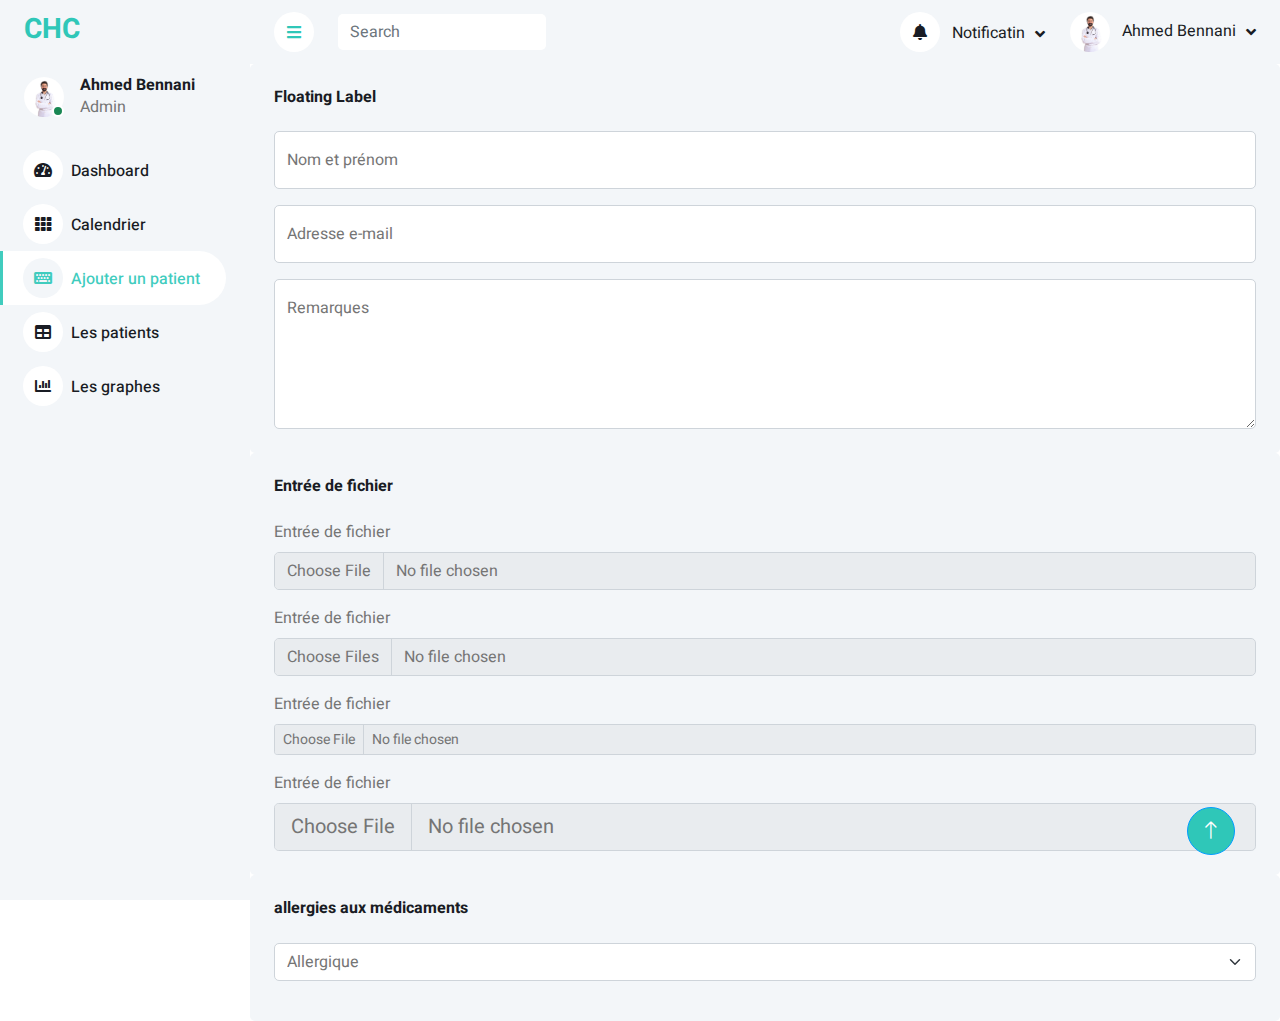
<file: form.html>
<!DOCTYPE html>
<html lang="en">

<head>
    <meta charset="utf-8">
    <title>CHC - Ajouter un patient</title>
    <meta content="width=device-width, initial-scale=1.0" name="viewport">
    <meta content="" name="keywords">
    <meta content="" name="description">

    <!-- Favicon -->
    <link href="img/favicon.ico" rel="icon">

    <!-- Google Web Fonts -->
    <link rel="preconnect" href="https://fonts.googleapis.com">
    <link rel="preconnect" href="https://fonts.gstatic.com" crossorigin>
    <link href="https://fonts.googleapis.com/css2?family=Heebo:wght@400;500;600;700&display=swap" rel="stylesheet">

    <!-- Icon Font Stylesheet -->
    <link href="https://cdnjs.cloudflare.com/ajax/libs/font-awesome/5.10.0/css/all.min.css" rel="stylesheet">
    <link href="https://cdn.jsdelivr.net/npm/bootstrap-icons@1.4.1/font/bootstrap-icons.css" rel="stylesheet">

    <!-- Libraries Stylesheet -->
    <link href="lib/owlcarousel/assets/owl.carousel.min.css" rel="stylesheet">
    <link href="lib/tempusdominus/css/tempusdominus-bootstrap-4.min.css" rel="stylesheet" />

    <!-- Customized Bootstrap Stylesheet -->
    <link href="css/bootstrap.min.css" rel="stylesheet">

    <!-- Template Stylesheet -->
    <link href="css/style.css" rel="stylesheet">
</head>

<body>
    <div class="container-xxl position-relative bg-white d-flex p-0">
        <!-- Spinner Start -->
        <div id="spinner"
            class="show bg-white position-fixed translate-middle w-100 vh-100 top-50 start-50 d-flex align-items-center justify-content-center">
            <div class="spinner-border text-primary" style="width: 3rem; height: 3rem;" role="status">
                <span class="sr-only">Loading...</span>
            </div>
        </div>
        <!-- Spinner End -->


        <!-- Sidebar Start -->
        <div class="sidebar pe-4 pb-3">
            <nav class="navbar bg-light navbar-light">
                <a href="index.html" class="navbar-brand mx-4 mb-3">
                    <h3 class="green">CHC</h3>
                </a>
                <div class="d-flex align-items-center ms-4 mb-4">
                    <div class="position-relative">
                        <img class="rounded-circle" src="img/user.jpg" alt="" style="width: 40px; height: 40px;">
                        <div
                            class="bg-success rounded-circle border border-2 border-white position-absolute end-0 bottom-0 p-1">
                        </div>
                    </div>
                    <div class="ms-3">
                        <h6 class="mb-0">Ahmed Bennani</h6>
                        <span>Admin</span>
                    </div>
                </div>
                <div class="navbar-nav w-100">
                    <a href="index.html" class="nav-item nav-link"><i
                            class="fa fa-tachometer-alt me-2"></i>Dashboard</a>
                    <div class="nav-item dropdown">
                        <div class="dropdown-menu bg-transparent border-0">
                            <a href="button.html" class="dropdown-item">Buttons</a>
                            <a href="typography.html" class="dropdown-item">Typography</a>
                            <a href="element.html" class="dropdown-item">Other Elements</a>
                        </div>
                    </div>
                    <a href="widget.html" class="nav-item nav-link"><i class="fa fa-th me-2"></i>Calendrier</a>
                    <a href="form.html" class="nav-item nav-link active"><i class="fa fa-keyboard me-2"></i>Ajouter un patient</a>
                    <a href="table.html" class="nav-item nav-link"><i class="fa fa-table me-2"></i>Les patients</a>
                    <a href="chart.html" class="nav-item nav-link"><i class="fa fa-chart-bar me-2"></i>Les graphes</a>


                </div>
            </nav>
        </div>
        <!-- Sidebar End -->


        <!-- Content Start -->
        <div class="content">
            <!-- Navbar Start -->
            <nav class="navbar navbar-expand bg-light navbar-light sticky-top px-4 py-0">
                
                <a href="#" class="sidebar-toggler flex-shrink-0 green">
                    <i class="fa fa-bars"></i>
                </a>
                <form class="d-none d-md-flex ms-4">
                    <input class="form-control border-0" type="search" placeholder="Search">
                </form>
                <div class="navbar-nav align-items-center ms-auto">
                    <div class="nav-item dropdown">
                        <div class="dropdown-menu dropdown-menu-end bg-light border-0 rounded-0 rounded-bottom m-0">
                            <a href="#" class="dropdown-item">
                                <div class="d-flex align-items-center">
                                    <img class="rounded-circle" src="img/user.jpg" alt=""
                                        style="width: 40px; height: 40px;">
                                    <div class="ms-2">
                                        <h6 class="fw-normal mb-0">Jhon send you a message</h6>
                                        <small>15 minutes ago</small>
                                    </div>
                                </div>
                            </a>
                            <hr class="dropdown-divider">
                            <a href="#" class="dropdown-item">
                                <div class="d-flex align-items-center">
                                    <img class="rounded-circle" src="img/user.jpg" alt=""
                                        style="width: 40px; height: 40px;">
                                    <div class="ms-2">
                                        <h6 class="fw-normal mb-0">Jhon send you a message</h6>
                                        <small>15 minutes ago</small>
                                    </div>
                                </div>
                            </a>
                            <hr class="dropdown-divider">
                            <a href="#" class="dropdown-item">
                                <div class="d-flex align-items-center">
                                    <img class="rounded-circle" src="img/user.jpg" alt=""
                                        style="width: 40px; height: 40px;">
                                    <div class="ms-2">
                                        <h6 class="fw-normal mb-0">Jhon send you a message</h6>
                                        <small>15 minutes ago</small>
                                    </div>
                                </div>
                            </a>
                            <hr class="dropdown-divider">
                            <a href="#" class="dropdown-item text-center">See all message</a>
                        </div>
                    </div>
                    <div class="nav-item dropdown">
                        <a href="#" class="nav-link dropdown-toggle" data-bs-toggle="dropdown">
                            <i class="fa fa-bell me-lg-2"></i>
                            <span class="d-none d-lg-inline-flex">Notificatin</span>
                        </a>
                        <div class="dropdown-menu dropdown-menu-end bg-light border-0 rounded-0 rounded-bottom m-0">
                            <a href="#" class="dropdown-item">
                                <h6 class="fw-normal mb-0">Profile updated</h6>
                                <small>15 minutes ago</small>
                            </a>
                            <hr class="dropdown-divider">
                            <a href="#" class="dropdown-item">
                                <h6 class="fw-normal mb-0">New user added</h6>
                                <small>15 minutes ago</small>
                            </a>
                            <hr class="dropdown-divider">
                            <a href="#" class="dropdown-item">
                                <h6 class="fw-normal mb-0">Password changed</h6>
                                <small>15 minutes ago</small>
                            </a>
                            <hr class="dropdown-divider">
                            <a href="#" class="dropdown-item text-center">See all notifications</a>
                        </div>
                    </div>
                    <div class="nav-item dropdown">
                        <a href="#" class="nav-link dropdown-toggle" data-bs-toggle="dropdown">
                            <img class="rounded-circle me-lg-2" src="img/user.jpg" alt=""
                                style="width: 40px; height: 40px;">
                            <span class="d-none d-lg-inline-flex">Ahmed Bennani</span>
                        </a>
                        <div class="dropdown-menu dropdown-menu-end bg-light border-0 rounded-0 rounded-bottom m-0">
                            <a href="#" class="dropdown-item">My Profile</a>
                            <a href="#" class="dropdown-item">Settings</a>
                            <a href="#" class="dropdown-item">Log Out</a>
                        </div>
                    </div>
                </div>
            </nav>
            <!-- Navbar End -->




            <div class="col-sm-12 col-xl-12">
                <div class="bg-light rounded h-100 p-4">
                    <h6 class="mb-4">Floating Label</h6>
                    <div class="form-floating mb-3">
                        <input type="email" class="form-control" id="floatingInput" placeholder="name@example.com">
                        <label for="floatingInput">Nom et prénom</label>
                    </div>
                    <div class="form-floating mb-3">
                        <input type="password" class="form-control" id="floatingPassword" placeholder="Password">
                        <label for="floatingPassword">Adresse e-mail</label>
                    </div>
                    <div class="form-floating">
                        <textarea class="form-control" placeholder="Leave a comment here" id="floatingTextarea"
                            style="height: 150px;"></textarea>
                        <label for="floatingTextarea">
                            Remarques</label>
                    </div>
                </div>
            </div>
            <div class="col-sm-12 col-xl-12">
                <div class="bg-light rounded h-100 p-4">
                    <h6 class="mb-4">Entrée de fichier</h6>
                    <div class="mb-3">
                        <label for="formFile" class="form-label">Entrée de fichier</label>
                        <input class="form-control" type="file" id="formFile">
                    </div>
                    <div class="mb-3">
                        <label for="formFileMultiple" class="form-label">Entrée de fichier</label>
                        <input class="form-control" type="file" id="formFileMultiple" multiple>
                    </div>
                    <div class="mb-3">
                        <label for="formFileSm" class="form-label">Entrée de fichier</label>
                        <input class="form-control form-control-sm" id="formFileSm" type="file">
                    </div>
                    <div>
                        <label for="formFileLg" class="form-label">Entrée de fichier</label>
                        <input class="form-control form-control-lg" id="formFileLg" type="file">
                    </div>
                </div>
            </div>
            <div class="col-sm-12 col-xl-12">
                <div class="bg-light rounded h-100 p-4">
                    <h6 class="mb-4">allergies aux médicaments</h6>
                    <select class="form-select mb-3" aria-label="Default select example">
                        <option selected>Allergique</option>
                        <option value="1">Oui</option>
                        <option value="2">NO</option>
                    </select>
                </div>
            </div>


            <!-- Content End -->


            <!-- Back to Top -->
            <a href="#" class="btn btn-lg btn-primary btn-lg-square back-to-top"><i class="bi bi-arrow-up"></i></a>
        </div>

        <!-- JavaScript Libraries -->
        <script src="https://code.jquery.com/jquery-3.4.1.min.js"></script>
        <script src="https://cdn.jsdelivr.net/npm/bootstrap@5.0.0/dist/js/bootstrap.bundle.min.js"></script>
        <script src="lib/chart/chart.min.js"></script>
        <script src="lib/easing/easing.min.js"></script>
        <script src="lib/waypoints/waypoints.min.js"></script>
        <script src="lib/owlcarousel/owl.carousel.min.js"></script>
        <script src="lib/tempusdominus/js/moment.min.js"></script>
        <script src="lib/tempusdominus/js/moment-timezone.min.js"></script>
        <script src="lib/tempusdominus/js/tempusdominus-bootstrap-4.min.js"></script>

        <!-- Template Javascript -->
        <script src="js/main.js"></script>
</body>

</html>
</file>
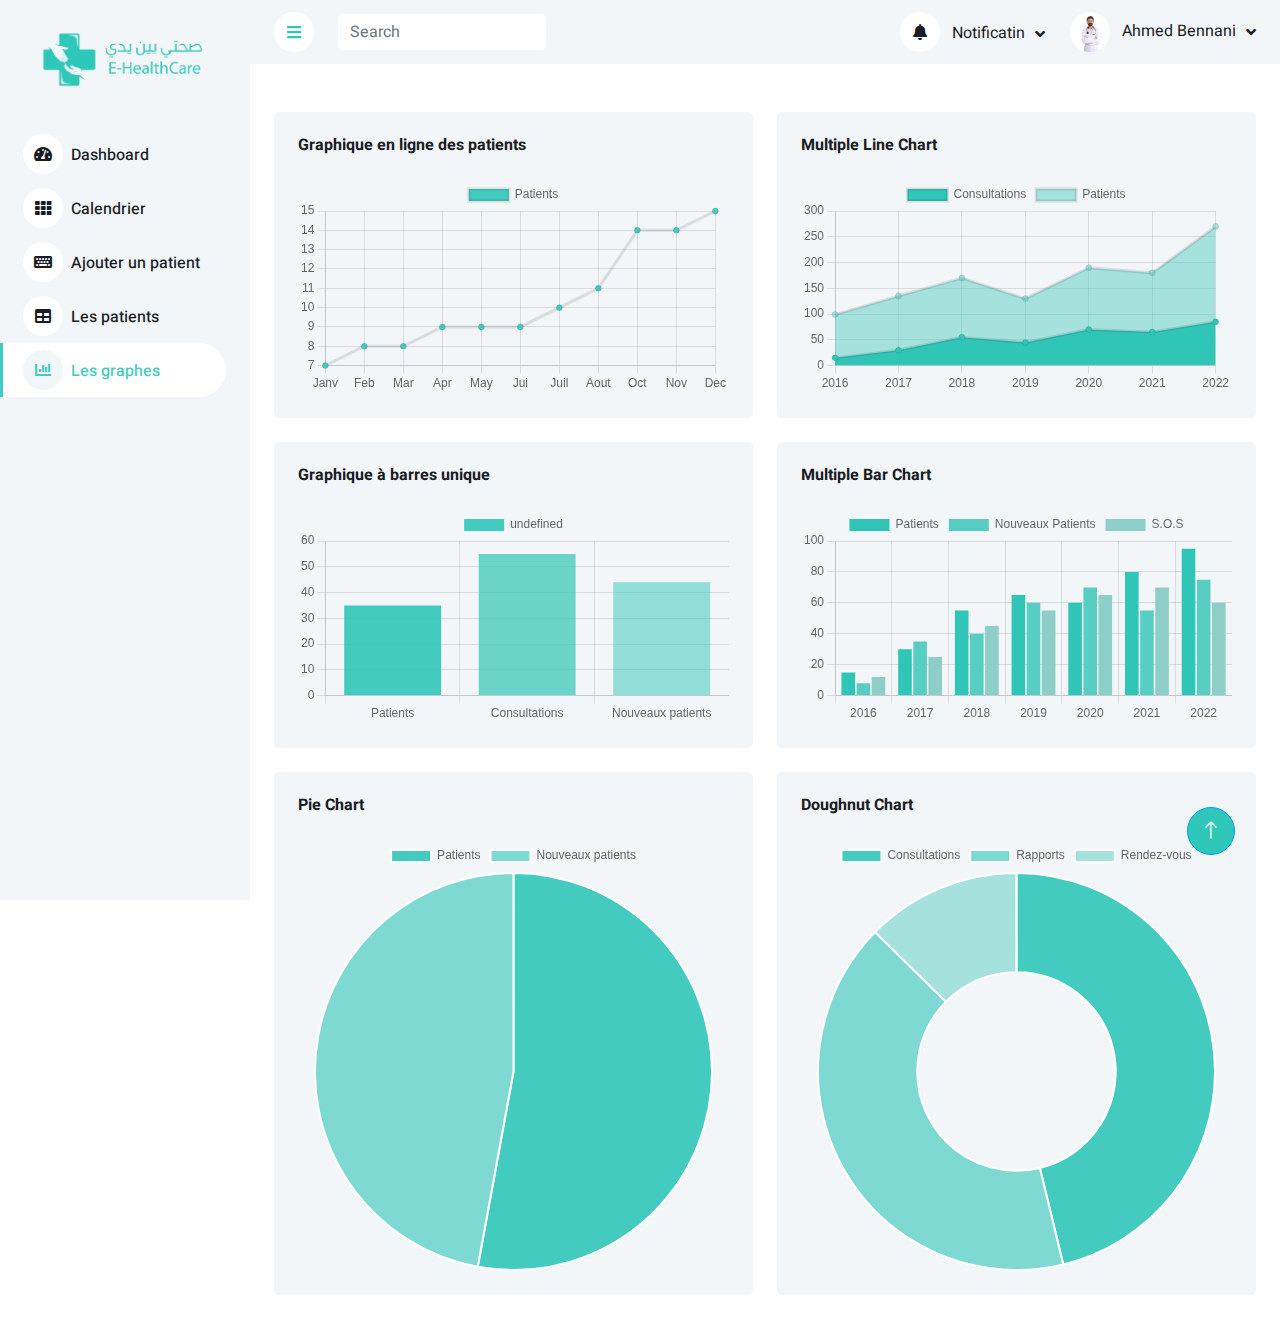
<file: graphes.html>
<!DOCTYPE html>
<html lang="en">

<head>
    <meta charset="utf-8">
    <title>CHC - les graphes</title>
    <meta content="width=device-width, initial-scale=1.0" name="viewport">
    <meta content="" name="keywords">
    <meta content="" name="description">

    <!-- Favicon -->
    <link href="img/favicon.png" rel="icon">

    <!-- Google Web Fonts -->
    <link rel="preconnect" href="https://fonts.googleapis.com">
    <link rel="preconnect" href="https://fonts.gstatic.com" crossorigin>
    <link href="https://fonts.googleapis.com/css2?family=Heebo:wght@400;500;600;700&display=swap" rel="stylesheet">
    
    <!-- Icon Font Stylesheet -->
    <link href="https://cdnjs.cloudflare.com/ajax/libs/font-awesome/5.10.0/css/all.min.css" rel="stylesheet">
    <link href="https://cdn.jsdelivr.net/npm/bootstrap-icons@1.4.1/font/bootstrap-icons.css" rel="stylesheet">

    <!-- Libraries Stylesheet -->
    <link href="lib/owlcarousel/assets/owl.carousel.min.css" rel="stylesheet">
    <link href="lib/tempusdominus/css/tempusdominus-bootstrap-4.min.css" rel="stylesheet" />

    <!-- Customized Bootstrap Stylesheet -->
    <link href="css/bootstrap.min.css" rel="stylesheet">

    <!-- Template Stylesheet -->
    <link href="css/style.css" rel="stylesheet">
</head>

<body>
    <div class="container-xxl position-relative bg-white d-flex p-0">
        <!-- Spinner Start -->
        <div id="spinner" class="show bg-white position-fixed translate-middle w-100 vh-100 top-50 start-50 d-flex align-items-center justify-content-center">
            <div class="spinner-border text-primary" style="width: 3rem; height: 3rem;" role="status">
                <span class="sr-only">Loading...</span>
            </div>
        </div>
        <!-- Spinner End -->


        <!-- Sidebar Start -->
        <div class="sidebar pe-4 pb-3">
            <nav class="navbar bg-light navbar-light">
                <a href="index.html" class="navbar-brand mx-4 mb-3">
                    <img class="rounded-circle" src="img/CHC-removebg.png" alt="" style="width: 200px;">
                </a>
                <div class="navbar-nav w-100">
                    <a href="index.html" class="nav-item nav-link "><i class="fa fa-tachometer-alt me-2"></i>Dashboard</a>
        
                    <a href="calendrier.html" class="nav-item nav-link "><i class="fa fa-th me-2"></i>Calendrier</a>
                    <a href="ajouterUnPatient.html" class="nav-item nav-link "><i class="fa fa-keyboard me-2"></i>Ajouter
                        un
                        patient</a>
                    <a href="patients.html" class="nav-item nav-link"><i class="fa fa-table me-2"></i>Les patients</a>
                    <a href="graphes.html" class="nav-item nav-link active"><i class="fa fa-chart-bar me-2"></i>Les graphes</a>
        
                </div>
            </nav>
        </div>
        <!-- Sidebar End -->


        <!-- Content Start -->
        <div class="content">
            <!-- Navbar Start -->
            <nav class="navbar navbar-expand bg-light navbar-light sticky-top px-4 py-0">
                <a href="index.html" class="navbar-brand d-flex d-lg-none me-4">
                    <h2 class="text-primary mb-0"><i class="fa fa-hashtag"></i></h2>
                </a>
                <a href="#" class="green sidebar-toggler flex-shrink-0">
                    <i class="fa fa-bars"></i>
                </a>
                <form class="d-none d-md-flex ms-4">
                    <input class="form-control border-0" type="search" placeholder="Search">
                </form>
                <div class="navbar-nav align-items-center ms-auto">
                    
                    <div class="nav-item dropdown">
                        <a href="#" class="nav-link dropdown-toggle" data-bs-toggle="dropdown">
                            <i class="fa fa-bell me-lg-2"></i>
                            <span class="d-none d-lg-inline-flex">Notificatin</span>
                        </a>
                        <div class="dropdown-menu dropdown-menu-end bg-light border-0 rounded-0 rounded-bottom m-0">
                            <a href="#" class="dropdown-item">
                                <h6 class="fw-normal mb-0">Profile updated</h6>
                                <small>15 minutes ago</small>
                            </a>
                            <hr class="dropdown-divider">
                            <a href="#" class="dropdown-item">
                                <h6 class="fw-normal mb-0">New user added</h6>
                                <small>15 minutes ago</small>
                            </a>
                            <hr class="dropdown-divider">
                            <a href="#" class="dropdown-item">
                                <h6 class="fw-normal mb-0">Password changed</h6>
                                <small>15 minutes ago</small>
                            </a>
                            <hr class="dropdown-divider">
                            <a href="#" class="dropdown-item text-center">See all notifications</a>
                        </div>
                    </div>
                    <div class="nav-item dropdown">
                        <a href="#" class="nav-link dropdown-toggle" data-bs-toggle="dropdown">
                            <img class="rounded-circle me-lg-2" src="img/user.jpg" alt="" style="width: 40px; height: 40px;">
                            <span class="d-none d-lg-inline-flex">Ahmed Bennani</span>
                        </a>
                        <div class="dropdown-menu dropdown-menu-end bg-light border-0 rounded-0 rounded-bottom m-0">
                            <a href="#" class="dropdown-item">My Profile</a>
                            <a href="#" class="dropdown-item">Settings</a>
                            <a href="#" class="dropdown-item">Log Out</a>
                        </div>
                    </div>
                </div>
            </nav>
            <!-- Navbar End -->


            <!-- Chart Start -->
            <div class="container-fluid pt-4 px-4 my-4">
                <div class="row g-4">
                    <div class="col-sm-12 col-xl-6">
                        <div class="bg-light rounded h-100 p-4">
                            <h6 class="mb-4">Graphique en ligne des patients</h6>
                            <canvas id="line-chart"></canvas>
                        </div>
                    </div>
                    <div class="col-sm-12 col-xl-6">
                        <div class="bg-light rounded h-100 p-4">
                            <h6 class="mb-4">Multiple Line Chart</h6>
                            <canvas id="salse-revenue"></canvas>
                        </div>
                    </div>
                    <div class="col-sm-12 col-xl-6">
                        <div class="bg-light rounded h-100 p-4">
                            <h6 class="mb-4">Graphique à barres unique</h6>
                            <canvas id="bar-chart"></canvas>
                        </div>
                    </div>
                    <div class="col-sm-12 col-xl-6">
                        <div class="bg-light rounded h-100 p-4">
                            <h6 class="mb-4">Multiple Bar Chart</h6>
                            <canvas id="worldwide-sales"></canvas>
                        </div>
                    </div>
                    <div class="col-sm-12 col-xl-6">
                        <div class="bg-light rounded h-100 p-4">
                            <h6 class="mb-4">Pie Chart</h6>
                            <canvas id="pie-chart"></canvas>
                        </div>
                    </div>
                    <div class="col-sm-12 col-xl-6">
                        <div class="bg-light rounded h-100 p-4">
                            <h6 class="mb-4">Doughnut Chart</h6>
                            <canvas id="doughnut-chart"></canvas>
                        </div>
                    </div>
                </div>
            </div>
            <!-- Chart End -->


           
        </div>
        <!-- Content End -->


        <!-- Back to Top -->
        <a href="#" class="btn btn-lg btn-primary btn-lg-square back-to-top"><i class="bi bi-arrow-up"></i></a>
    </div>

    <!-- JavaScript Libraries -->
    <script src="https://code.jquery.com/jquery-3.4.1.min.js"></script>
    <script src="https://cdn.jsdelivr.net/npm/bootstrap@5.0.0/dist/js/bootstrap.bundle.min.js"></script>
    <script src="lib/chart/chart.min.js"></script>
    <script src="lib/easing/easing.min.js"></script>
    <script src="lib/waypoints/waypoints.min.js"></script>
    <script src="lib/owlcarousel/owl.carousel.min.js"></script>
    <script src="lib/tempusdominus/js/moment.min.js"></script>
    <script src="lib/tempusdominus/js/moment-timezone.min.js"></script>
    <script src="lib/tempusdominus/js/tempusdominus-bootstrap-4.min.js"></script>

    <!-- Template Javascript -->
    <script src="js/main.js"></script>
</body>

</html>
</file>
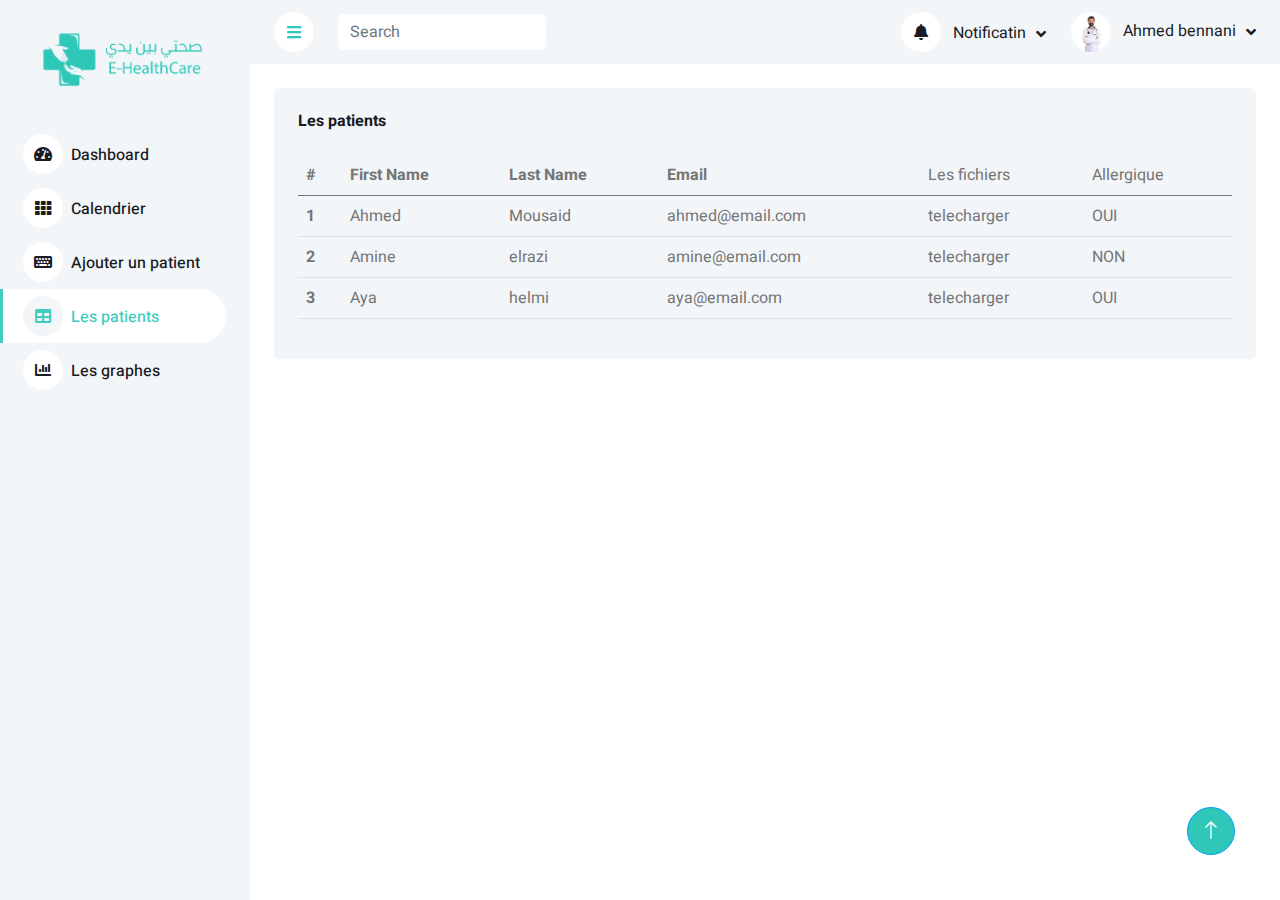
<file: patients.html>
<!DOCTYPE html>
<html lang="en">

<head>
    <meta charset="utf-8">
    <title>CHC - Les patients</title>
    <meta content="width=device-width, initial-scale=1.0" name="viewport">
    <meta content="" name="keywords">
    <meta content="" name="description">

    <!-- Favicon -->
    <link href="img/favicon.png" rel="icon">

    <!-- Google Web Fonts -->
    <link rel="preconnect" href="https://fonts.googleapis.com">
    <link rel="preconnect" href="https://fonts.gstatic.com" crossorigin>
    <link href="https://fonts.googleapis.com/css2?family=Heebo:wght@400;500;600;700&display=swap" rel="stylesheet">
    
    <!-- Icon Font Stylesheet -->
    <link href="https://cdnjs.cloudflare.com/ajax/libs/font-awesome/5.10.0/css/all.min.css" rel="stylesheet">
    <link href="https://cdn.jsdelivr.net/npm/bootstrap-icons@1.4.1/font/bootstrap-icons.css" rel="stylesheet">

    <!-- Libraries Stylesheet -->
    <link href="lib/owlcarousel/assets/owl.carousel.min.css" rel="stylesheet">
    <link href="lib/tempusdominus/css/tempusdominus-bootstrap-4.min.css" rel="stylesheet" />

    <!-- Customized Bootstrap Stylesheet -->
    <link href="css/bootstrap.min.css" rel="stylesheet">

    <!-- Template Stylesheet -->
    <link href="css/style.css" rel="stylesheet">
</head>

<body>
    <div class="container-xxl position-relative bg-white d-flex p-0">
        <!-- Spinner Start -->
        <div id="spinner" class="show bg-white position-fixed translate-middle w-100 vh-100 top-50 start-50 d-flex align-items-center justify-content-center">
            <div class="spinner-border text-primary" style="width: 3rem; height: 3rem;" role="status">
                <span class="sr-only">Loading...</span>
            </div>
        </div>
        <!-- Spinner End -->


        <!-- Sidebar Start -->

    <div class="sidebar pe-4 pb-3">
        <nav class="navbar bg-light navbar-light">
            <a href="index.html" class="navbar-brand mx-4 mb-3">
                <img class="rounded-circle" src="img/CHC-removebg.png" alt="" style="width: 200px;">
            </a>
            <div class="navbar-nav w-100">
                <a href="index.html" class="nav-item nav-link "><i class="fa fa-tachometer-alt me-2"></i>Dashboard</a>
    
                <a href="calendrier.html" class="nav-item nav-link "><i class="fa fa-th me-2"></i>Calendrier</a>
                <a href="ajouterUnPatient.html" class="nav-item nav-link "><i class="fa fa-keyboard me-2"></i>Ajouter
                    un
                    patient</a>
                <a href="patients.html" class="nav-item nav-link active"><i class="fa fa-table me-2"></i>Les patients</a>
                <a href="graphes.html" class="nav-item nav-link"><i class="fa fa-chart-bar me-2"></i>Les graphes</a>
    
            </div>
        </nav>
    </div>
        <!-- Sidebar End -->


        <!-- Content Start -->
        <div class="content">
            <!-- Navbar Start -->
            <nav class="navbar navbar-expand bg-light navbar-light sticky-top px-4 py-0">

                <a href="#" class="sidebar-toggler flex-shrink-0 green">
                    <i class="fa fa-bars"></i>
                </a>
                <form class="d-none d-md-flex ms-4">
                    <input class="form-control border-0" type="search" placeholder="Search">
                </form>
                <div class="navbar-nav align-items-center ms-auto">
                    
                    <div class="nav-item dropdown">
                        <a href="#" class="nav-link dropdown-toggle" data-bs-toggle="dropdown">
                            <i class="fa fa-bell me-lg-2"></i>
                            <span class="d-none d-lg-inline-flex">Notificatin</span>
                        </a>
                        <div class="dropdown-menu dropdown-menu-end bg-light border-0 rounded-0 rounded-bottom m-0">
                            <a href="#" class="dropdown-item">
                                <h6 class="fw-normal mb-0">Profile updated</h6>
                                <small>15 minutes ago</small>
                            </a>
                            <hr class="dropdown-divider">
                            <a href="#" class="dropdown-item">
                                <h6 class="fw-normal mb-0">New user added</h6>
                                <small>15 minutes ago</small>
                            </a>
                            <hr class="dropdown-divider">
                            <a href="#" class="dropdown-item">
                                <h6 class="fw-normal mb-0">Password changed</h6>
                                <small>15 minutes ago</small>
                            </a>
                            <hr class="dropdown-divider">
                            <a href="#" class="dropdown-item text-center">See all notifications</a>
                        </div>
                    </div>
                    <div class="nav-item dropdown">
                        <a href="#" class="nav-link dropdown-toggle" data-bs-toggle="dropdown">
                            <img class="rounded-circle me-lg-2" src="img/user.jpg" alt="" style="width: 40px; height: 40px;">
                            <span class="d-none d-lg-inline-flex">Ahmed bennani</span>
                        </a>
                        <div class="dropdown-menu dropdown-menu-end bg-light border-0 rounded-0 rounded-bottom m-0">
                            <a href="#" class="dropdown-item">My Profile</a>
                            <a href="#" class="dropdown-item">Settings</a>
                            <a href="#" class="dropdown-item">Log Out</a>
                        </div>
                    </div>
                </div>
            </nav>
            <!-- Navbar End -->


            <!-- Table Start -->
            <div class="container-fluid pt-4 px-4">
                <div class="row g-4">
                    <div class="col-sm-12">
                        <div class="bg-light rounded h-100 p-4">
                            <h6 class="mb-4">Les patients</h6>
                            <table class="table table-hover">
                                <thead>
                                    <tr>
                                        <th scope="col">#</th>
                                        <th scope="col">First Name</th>
                                        <th scope="col">Last Name</th>
                                        <th scope="col">Email</th>
                                        <td scope="col">Les fichiers</td>
                                        <td scope="col">Allergique</td>
                                    </tr>
                                </thead>
                                <tbody>
                                    <tr>
                                        <th scope="row">1</th>
                                        <td>Ahmed</td>
                                        <td>Mousaid</td>
                                        <td>ahmed@email.com</td>
                                        <td>telecharger</td>
                                        <td>OUI</td>
                                    </tr>
                                    <tr>
                                        <th scope="row">2</th>
                                        <td>Amine</td>
                                        <td>elrazi</td>
                                        <td>amine@email.com</td>
                                        <td>telecharger</td>
                                        <td>NON</td>
                                    </tr>
                                    <tr>
                                        <th scope="row">3</th>
                                        <td>Aya</td>
                                        <td>helmi</td>
                                        <td>aya@email.com</td>
                                        <td>telecharger</td>
                                        <td>OUI</td>
                                    </tr>
                                </tbody>
                            </table>
                        </div>
                    </div>
            </div>
            <!-- Table End -->


           
       
        </div>
        <!-- Content End -->


        <!-- Back to Top -->
        <a href="#" class="btn btn-lg btn-primary btn-lg-square back-to-top"><i class="bi bi-arrow-up"></i></a>
    </div>

    <!-- JavaScript Libraries -->
    <script src="https://code.jquery.com/jquery-3.4.1.min.js"></script>
    <script src="https://cdn.jsdelivr.net/npm/bootstrap@5.0.0/dist/js/bootstrap.bundle.min.js"></script>
    <script src="lib/chart/chart.min.js"></script>
    <script src="lib/easing/easing.min.js"></script>
    <script src="lib/waypoints/waypoints.min.js"></script>
    <script src="lib/owlcarousel/owl.carousel.min.js"></script>
    <script src="lib/tempusdominus/js/moment.min.js"></script>
    <script src="lib/tempusdominus/js/moment-timezone.min.js"></script>
    <script src="lib/tempusdominus/js/tempusdominus-bootstrap-4.min.js"></script>

    <!-- Template Javascript -->
    <script src="js/main.js"></script>
</body>

</html>
</file>
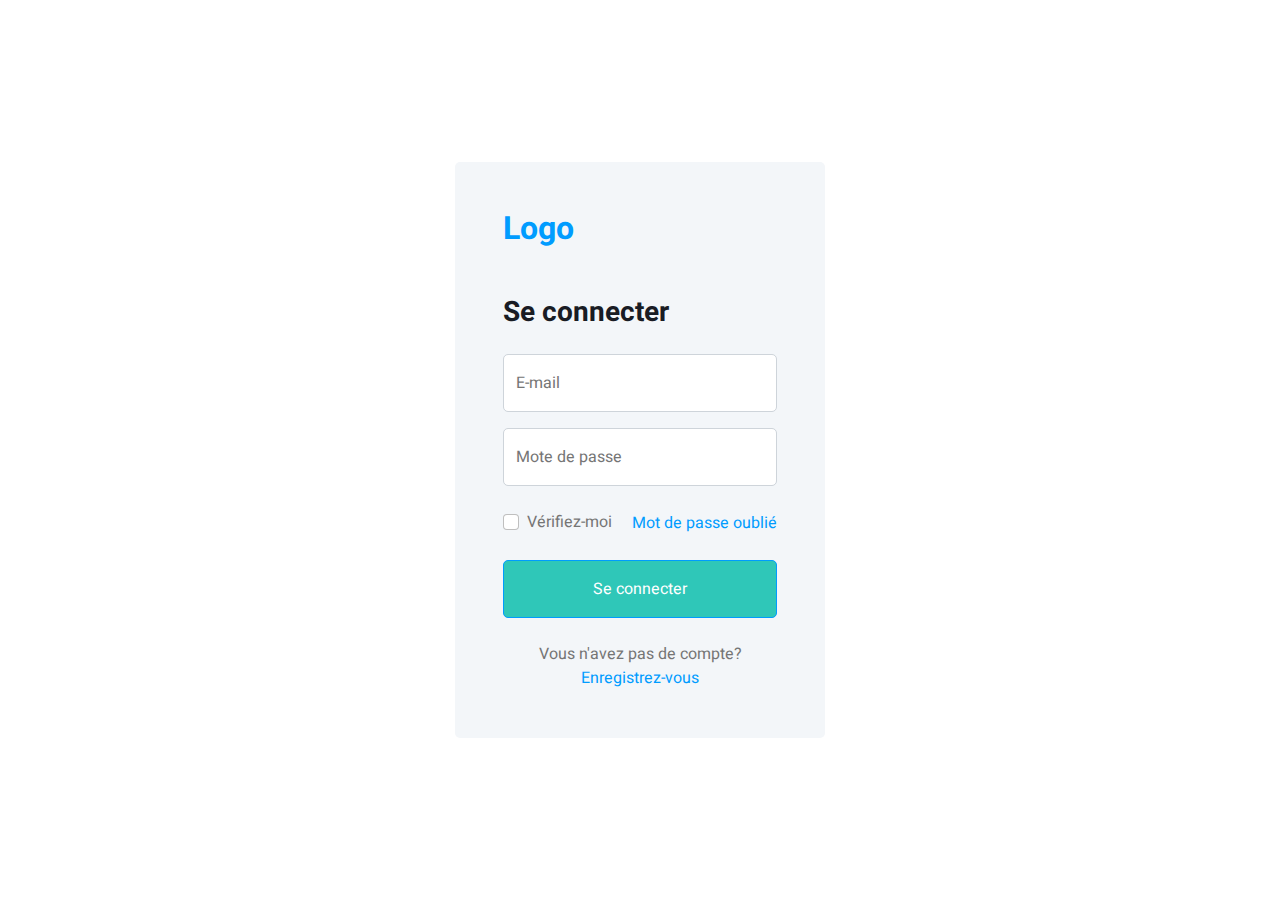
<file: signin.html>
<!DOCTYPE html>
<html lang="en">

<head>
    <meta charset="utf-8">
    <title>CHC- Se connecter</title>
    <meta content="width=device-width, initial-scale=1.0" name="viewport">
    <meta content="" name="keywords">
    <meta content="" name="description">

    <!-- Favicon -->
    <link href="img/favicon.png" rel="icon">

    <!-- Google Web Fonts -->
    <link rel="preconnect" href="https://fonts.googleapis.com">
    <link rel="preconnect" href="https://fonts.gstatic.com" crossorigin>
    <link href="https://fonts.googleapis.com/css2?family=Heebo:wght@400;500;600;700&display=swap" rel="stylesheet">

    <!-- Icon Font Stylesheet -->
    <link href="https://cdnjs.cloudflare.com/ajax/libs/font-awesome/5.10.0/css/all.min.css" rel="stylesheet">
    <link href="https://cdn.jsdelivr.net/npm/bootstrap-icons@1.4.1/font/bootstrap-icons.css" rel="stylesheet">

    <!-- Libraries Stylesheet -->
    <link href="lib/owlcarousel/assets/owl.carousel.min.css" rel="stylesheet">
    <link href="lib/tempusdominus/css/tempusdominus-bootstrap-4.min.css" rel="stylesheet" />

    <!-- Customized Bootstrap Stylesheet -->
    <link href="css/bootstrap.min.css" rel="stylesheet">

    <!-- Template Stylesheet -->
    <link href="css/style.css" rel="stylesheet">
</head>

<body>
    <div class="container-xxl position-relative bg-white d-flex p-0">
        <!-- Spinner Start -->
        <div id="spinner"
            class="show bg-white position-fixed translate-middle w-100 vh-100 top-50 start-50 d-flex align-items-center justify-content-center">
            <div class="spinner-border text-primary" style="width: 3rem; height: 3rem;" role="status">
                <span class="sr-only">Loading...</span>
            </div>
        </div>
        <!-- Spinner End -->


        <!-- Sign In Start -->
        <div class="container-fluid">
            <div class="row h-100 align-items-center justify-content-center" style="min-height: 100vh;">
                <div class="col-12 col-sm-8 col-md-6 col-lg-5 col-xl-4">
                    <div class="bg-light rounded p-4 p-sm-5 my-4 mx-3">
                        <div class="d-flex align-items-center justify-content-between mb-3">
                            <a href="index.html" class="">
                                <h2 class="text-primary">Logo</h2>
                                <br>
                            </a>
                        </div>
                        <div class="d-flex align-items-center justify-content-between mb-3">

                            <h3>Se connecter</h3>
                        </div>
                        <div class="form-floating mb-3">
                            <input type="email" class="form-control" id="floatingInput" placeholder="name@example.com">
                            <label for="floatingInput">E-mail</label>
                        </div>
                        <div class="form-floating mb-4">
                            <input type="password" class="form-control" id="floatingPassword" placeholder="Password">
                            <label for="floatingPassword">Mote de passe </label>
                        </div>
                        <div class="d-flex align-items-center justify-content-between mb-4">
                            <div class="form-check">
                                <input type="checkbox" class="form-check-input" id="exampleCheck1">
                                <label class="form-check-label" for="exampleCheck1">Vérifiez-moi</label>
                            </div>
                            <a href="">Mot de passe oublié</a>
                        </div>
                        <button type="submit" class="btn btn-primary py-3 w-100 mb-4">Se connecter</button>
                        <p class="text-center mb-0">Vous n'avez pas de compte? <a href="">Enregistrez-vous</a></p>
                    </div>
                </div>
            </div>
        </div>
        <!-- Sign In End -->
    </div>

    <!-- JavaScript Libraries -->
    <script src="https://code.jquery.com/jquery-3.4.1.min.js"></script>
    <script src="https://cdn.jsdelivr.net/npm/bootstrap@5.0.0/dist/js/bootstrap.bundle.min.js"></script>
    <script src="lib/chart/chart.min.js"></script>
    <script src="lib/easing/easing.min.js"></script>
    <script src="lib/waypoints/waypoints.min.js"></script>
    <script src="lib/owlcarousel/owl.carousel.min.js"></script>
    <script src="lib/tempusdominus/js/moment.min.js"></script>
    <script src="lib/tempusdominus/js/moment-timezone.min.js"></script>
    <script src="lib/tempusdominus/js/tempusdominus-bootstrap-4.min.js"></script>

    <!-- Template Javascript -->
    <script src="js/main.js"></script>
</body>

</html>
</file>
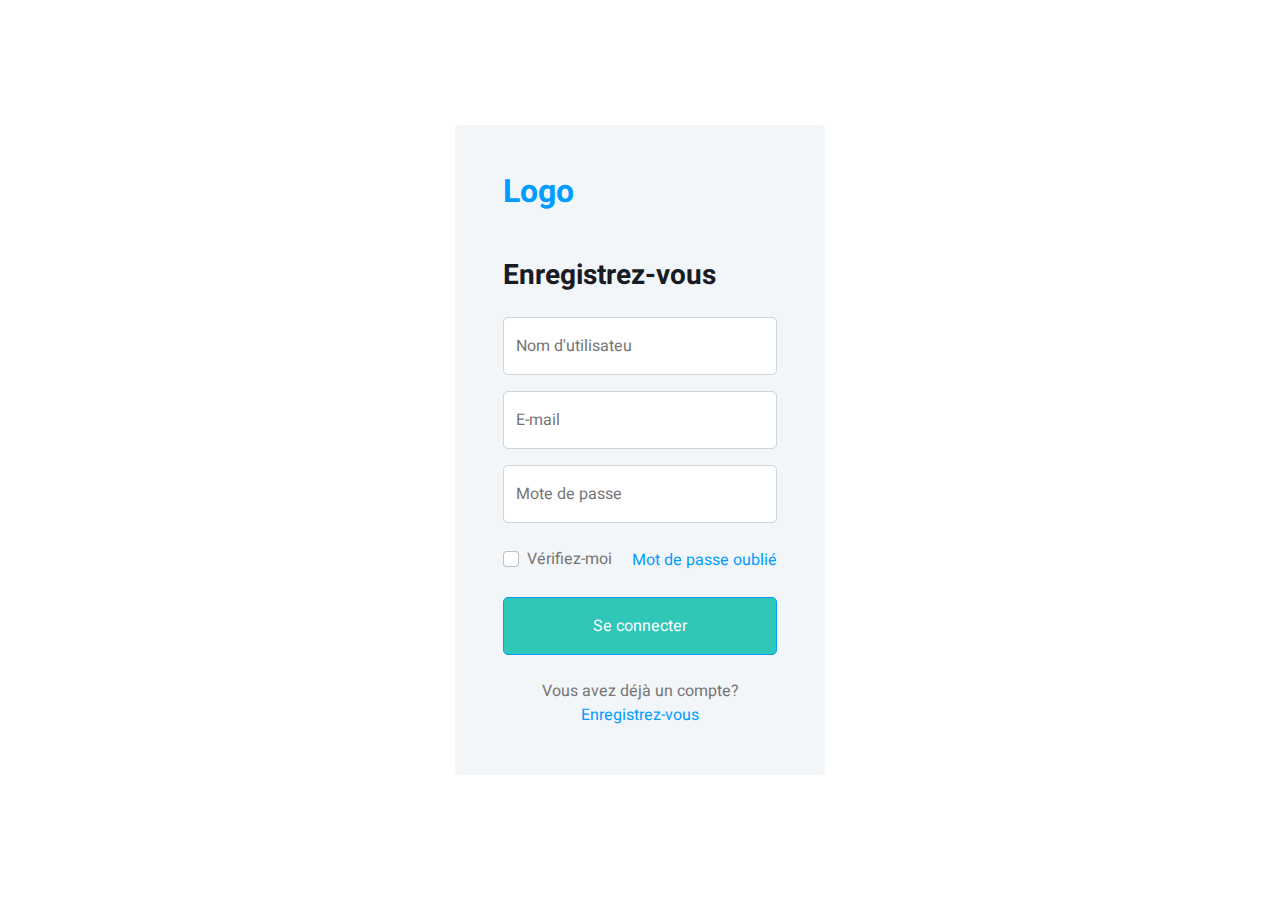
<file: signup.html>
<!DOCTYPE html>
<html lang="en">

<head>
    <meta charset="utf-8">
    <title>CHC-Enregistrez-vous</title>
    <meta content="width=device-width, initial-scale=1.0" name="viewport">
    <meta content="" name="keywords">
    <meta content="" name="description">

    <!-- Favicon -->
    <link href="img/favicon.png" rel="icon">

    <!-- Google Web Fonts -->
    <link rel="preconnect" href="https://fonts.googleapis.com">
    <link rel="preconnect" href="https://fonts.gstatic.com" crossorigin>
    <link href="https://fonts.googleapis.com/css2?family=Heebo:wght@400;500;600;700&display=swap" rel="stylesheet">

    <!-- Icon Font Stylesheet -->
    <link href="https://cdnjs.cloudflare.com/ajax/libs/font-awesome/5.10.0/css/all.min.css" rel="stylesheet">
    <link href="https://cdn.jsdelivr.net/npm/bootstrap-icons@1.4.1/font/bootstrap-icons.css" rel="stylesheet">

    <!-- Libraries Stylesheet -->
    <link href="lib/owlcarousel/assets/owl.carousel.min.css" rel="stylesheet">
    <link href="lib/tempusdominus/css/tempusdominus-bootstrap-4.min.css" rel="stylesheet" />

    <!-- Customized Bootstrap Stylesheet -->
    <link href="css/bootstrap.min.css" rel="stylesheet">

    <!-- Template Stylesheet -->
    <link href="css/style.css" rel="stylesheet">
</head>

<body>
    <div class="container-xxl position-relative bg-white d-flex p-0">
        <!-- Spinner Start -->
        <div id="spinner"
            class="show bg-white position-fixed translate-middle w-100 vh-100 top-50 start-50 d-flex align-items-center justify-content-center">
            <div class="spinner-border text-primary" style="width: 3rem; height: 3rem;" role="status">
                <span class="sr-only">Loading...</span>
            </div>
        </div>
        <!-- Spinner End -->


        <!-- Sign Up Start -->
        <div class="container-fluid">
            <div class="row h-100 align-items-center justify-content-center" style="min-height: 100vh;">
                <div class="col-12 col-sm-8 col-md-6 col-lg-5 col-xl-4">
                    <div class="bg-light rounded p-4 p-sm-5 my-4 mx-3">
                        <div class="d-flex align-items-center justify-content-between mb-3">
                            <a href="index.html" class="">
                                <h2 class="text-primary">Logo</h2>
                                <br>
                            </a>
                        </div>
                        <div class="d-flex align-items-center justify-content-between mb-3">

                            <h3>Enregistrez-vous</h3>
                        </div>
                        <div class="form-floating mb-3">
                            <input type="text" class="form-control" id="floatingText" placeholder="jhondoe">
                            <label for="floatingText">Nom d'utilisateu</label>
                        </div>
                        <div class="form-floating mb-3">
                            <input type="email" class="form-control" id="floatingInput" placeholder="name@example.com">
                            <label for="floatingInput">E-mail </label>
                        </div>
                        <div class="form-floating mb-4">
                            <input type="password" class="form-control" id="floatingPassword" placeholder="Password">
                            <label for="floatingPassword">Mote de passe</label>
                        </div>
                        <div class="d-flex align-items-center justify-content-between mb-4">
                            <div class="form-check">
                                <input type="checkbox" class="form-check-input" id="exampleCheck1">
                                <label class="form-check-label" for="exampleCheck1">Vérifiez-moi</label>
                            </div>
                            <a href="">Mot de passe oublié</a>
                        </div>
                        <button type="submit" class="btn btn-primary py-3 w-100 mb-4">Se connecter</button>
                        <p class="text-center mb-0">Vous avez déjà un compte? <a href="">Enregistrez-vous</a></p>
                    </div>
                </div>
            </div>
        </div>
        <!-- Sign Up End -->
    </div>

    <!-- JavaScript Libraries -->
    <script src="https://code.jquery.com/jquery-3.4.1.min.js"></script>
    <script src="https://cdn.jsdelivr.net/npm/bootstrap@5.0.0/dist/js/bootstrap.bundle.min.js"></script>
    <script src="lib/chart/chart.min.js"></script>
    <script src="lib/easing/easing.min.js"></script>
    <script src="lib/waypoints/waypoints.min.js"></script>
    <script src="lib/owlcarousel/owl.carousel.min.js"></script>
    <script src="lib/tempusdominus/js/moment.min.js"></script>
    <script src="lib/tempusdominus/js/moment-timezone.min.js"></script>
    <script src="lib/tempusdominus/js/tempusdominus-bootstrap-4.min.js"></script>

    <!-- Template Javascript -->
    <script src="js/main.js"></script>
</body>

</html>
</file>
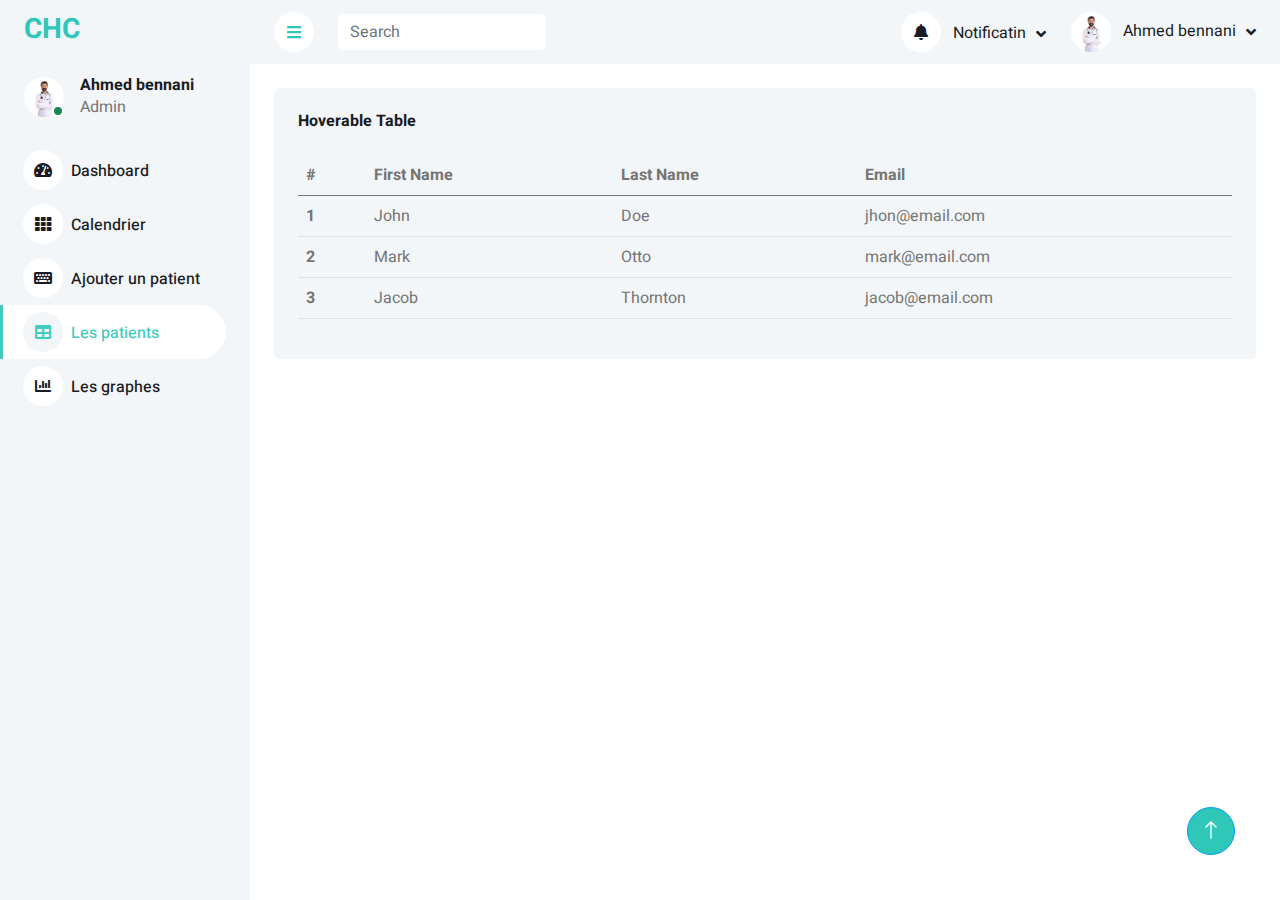
<file: table.html>
<!DOCTYPE html>
<html lang="en">

<head>
    <meta charset="utf-8">
    <title>CHC - Les patients</title>
    <meta content="width=device-width, initial-scale=1.0" name="viewport">
    <meta content="" name="keywords">
    <meta content="" name="description">

    <!-- Favicon -->
    <link href="img/favicon.ico" rel="icon">

    <!-- Google Web Fonts -->
    <link rel="preconnect" href="https://fonts.googleapis.com">
    <link rel="preconnect" href="https://fonts.gstatic.com" crossorigin>
    <link href="https://fonts.googleapis.com/css2?family=Heebo:wght@400;500;600;700&display=swap" rel="stylesheet">
    
    <!-- Icon Font Stylesheet -->
    <link href="https://cdnjs.cloudflare.com/ajax/libs/font-awesome/5.10.0/css/all.min.css" rel="stylesheet">
    <link href="https://cdn.jsdelivr.net/npm/bootstrap-icons@1.4.1/font/bootstrap-icons.css" rel="stylesheet">

    <!-- Libraries Stylesheet -->
    <link href="lib/owlcarousel/assets/owl.carousel.min.css" rel="stylesheet">
    <link href="lib/tempusdominus/css/tempusdominus-bootstrap-4.min.css" rel="stylesheet" />

    <!-- Customized Bootstrap Stylesheet -->
    <link href="css/bootstrap.min.css" rel="stylesheet">

    <!-- Template Stylesheet -->
    <link href="css/style.css" rel="stylesheet">
</head>

<body>
    <div class="container-xxl position-relative bg-white d-flex p-0">
        <!-- Spinner Start -->
        <div id="spinner" class="show bg-white position-fixed translate-middle w-100 vh-100 top-50 start-50 d-flex align-items-center justify-content-center">
            <div class="spinner-border text-primary" style="width: 3rem; height: 3rem;" role="status">
                <span class="sr-only">Loading...</span>
            </div>
        </div>
        <!-- Spinner End -->


        <!-- Sidebar Start -->
        <div class="sidebar pe-4 pb-3">
            <nav class="navbar bg-light navbar-light">
                <a href="index.html" class="navbar-brand mx-4 mb-3">
                    <h3 class="green">CHC</h3>
                </a>
                <div class="d-flex align-items-center ms-4 mb-4">
                    <div class="position-relative">
                        <img class="rounded-circle" src="img/user.jpg" alt="" style="width: 40px; height: 40px;">
                        <div class="bg-success rounded-circle border border-2 border-white position-absolute end-0 bottom-0 p-1"></div>
                    </div>
                    <div class="ms-3">
                        <h6 class="mb-0">Ahmed bennani</h6>
                        <span>Admin</span>
                    </div>
                </div>
                <div class="navbar-nav w-100">
                    <a href="index.html" class="nav-item nav-link"><i class="fa fa-tachometer-alt me-2"></i>Dashboard</a>
                    <a href="widget.html" class="nav-item nav-link"><i class="fa fa-th me-2"></i>Calendrier</a>
                    <a href="form.html" class="nav-item nav-link"><i class="fa fa-keyboard me-2"></i>Ajouter un patient</a>
                    <a href="table.html" class="nav-item nav-link active"><i class="fa fa-table me-2"></i>Les patients</a>
                    <a href="chart.html" class="nav-item nav-link"><i class="fa fa-chart-bar me-2"></i>Les graphes</a>
                    
                </div>
            </nav>
        </div>
        <!-- Sidebar End -->


        <!-- Content Start -->
        <div class="content">
            <!-- Navbar Start -->
            <nav class="navbar navbar-expand bg-light navbar-light sticky-top px-4 py-0">

                <a href="#" class="sidebar-toggler flex-shrink-0 green">
                    <i class="fa fa-bars"></i>
                </a>
                <form class="d-none d-md-flex ms-4">
                    <input class="form-control border-0" type="search" placeholder="Search">
                </form>
                <div class="navbar-nav align-items-center ms-auto">
                    
                    <div class="nav-item dropdown">
                        <a href="#" class="nav-link dropdown-toggle" data-bs-toggle="dropdown">
                            <i class="fa fa-bell me-lg-2"></i>
                            <span class="d-none d-lg-inline-flex">Notificatin</span>
                        </a>
                        <div class="dropdown-menu dropdown-menu-end bg-light border-0 rounded-0 rounded-bottom m-0">
                            <a href="#" class="dropdown-item">
                                <h6 class="fw-normal mb-0">Profile updated</h6>
                                <small>15 minutes ago</small>
                            </a>
                            <hr class="dropdown-divider">
                            <a href="#" class="dropdown-item">
                                <h6 class="fw-normal mb-0">New user added</h6>
                                <small>15 minutes ago</small>
                            </a>
                            <hr class="dropdown-divider">
                            <a href="#" class="dropdown-item">
                                <h6 class="fw-normal mb-0">Password changed</h6>
                                <small>15 minutes ago</small>
                            </a>
                            <hr class="dropdown-divider">
                            <a href="#" class="dropdown-item text-center">See all notifications</a>
                        </div>
                    </div>
                    <div class="nav-item dropdown">
                        <a href="#" class="nav-link dropdown-toggle" data-bs-toggle="dropdown">
                            <img class="rounded-circle me-lg-2" src="img/user.jpg" alt="" style="width: 40px; height: 40px;">
                            <span class="d-none d-lg-inline-flex">Ahmed bennani</span>
                        </a>
                        <div class="dropdown-menu dropdown-menu-end bg-light border-0 rounded-0 rounded-bottom m-0">
                            <a href="#" class="dropdown-item">My Profile</a>
                            <a href="#" class="dropdown-item">Settings</a>
                            <a href="#" class="dropdown-item">Log Out</a>
                        </div>
                    </div>
                </div>
            </nav>
            <!-- Navbar End -->


            <!-- Table Start -->
            <div class="container-fluid pt-4 px-4">
                <div class="row g-4">
                    <div class="col-sm-12">
                        <div class="bg-light rounded h-100 p-4">
                            <h6 class="mb-4">Hoverable Table</h6>
                            <table class="table table-hover">
                                <thead>
                                    <tr>
                                        <th scope="col">#</th>
                                        <th scope="col">First Name</th>
                                        <th scope="col">Last Name</th>
                                        <th scope="col">Email</th>
                                    </tr>
                                </thead>
                                <tbody>
                                    <tr>
                                        <th scope="row">1</th>
                                        <td>John</td>
                                        <td>Doe</td>
                                        <td>jhon@email.com</td>
                                    </tr>
                                    <tr>
                                        <th scope="row">2</th>
                                        <td>Mark</td>
                                        <td>Otto</td>
                                        <td>mark@email.com</td>
                                    </tr>
                                    <tr>
                                        <th scope="row">3</th>
                                        <td>Jacob</td>
                                        <td>Thornton</td>
                                        <td>jacob@email.com</td>
                                    </tr>
                                </tbody>
                            </table>
                        </div>
                    </div>
            </div>
            <!-- Table End -->


           
       
        </div>
        <!-- Content End -->


        <!-- Back to Top -->
        <a href="#" class="btn btn-lg btn-primary btn-lg-square back-to-top"><i class="bi bi-arrow-up"></i></a>
    </div>

    <!-- JavaScript Libraries -->
    <script src="https://code.jquery.com/jquery-3.4.1.min.js"></script>
    <script src="https://cdn.jsdelivr.net/npm/bootstrap@5.0.0/dist/js/bootstrap.bundle.min.js"></script>
    <script src="lib/chart/chart.min.js"></script>
    <script src="lib/easing/easing.min.js"></script>
    <script src="lib/waypoints/waypoints.min.js"></script>
    <script src="lib/owlcarousel/owl.carousel.min.js"></script>
    <script src="lib/tempusdominus/js/moment.min.js"></script>
    <script src="lib/tempusdominus/js/moment-timezone.min.js"></script>
    <script src="lib/tempusdominus/js/tempusdominus-bootstrap-4.min.js"></script>

    <!-- Template Javascript -->
    <script src="js/main.js"></script>
</body>

</html>
</file>
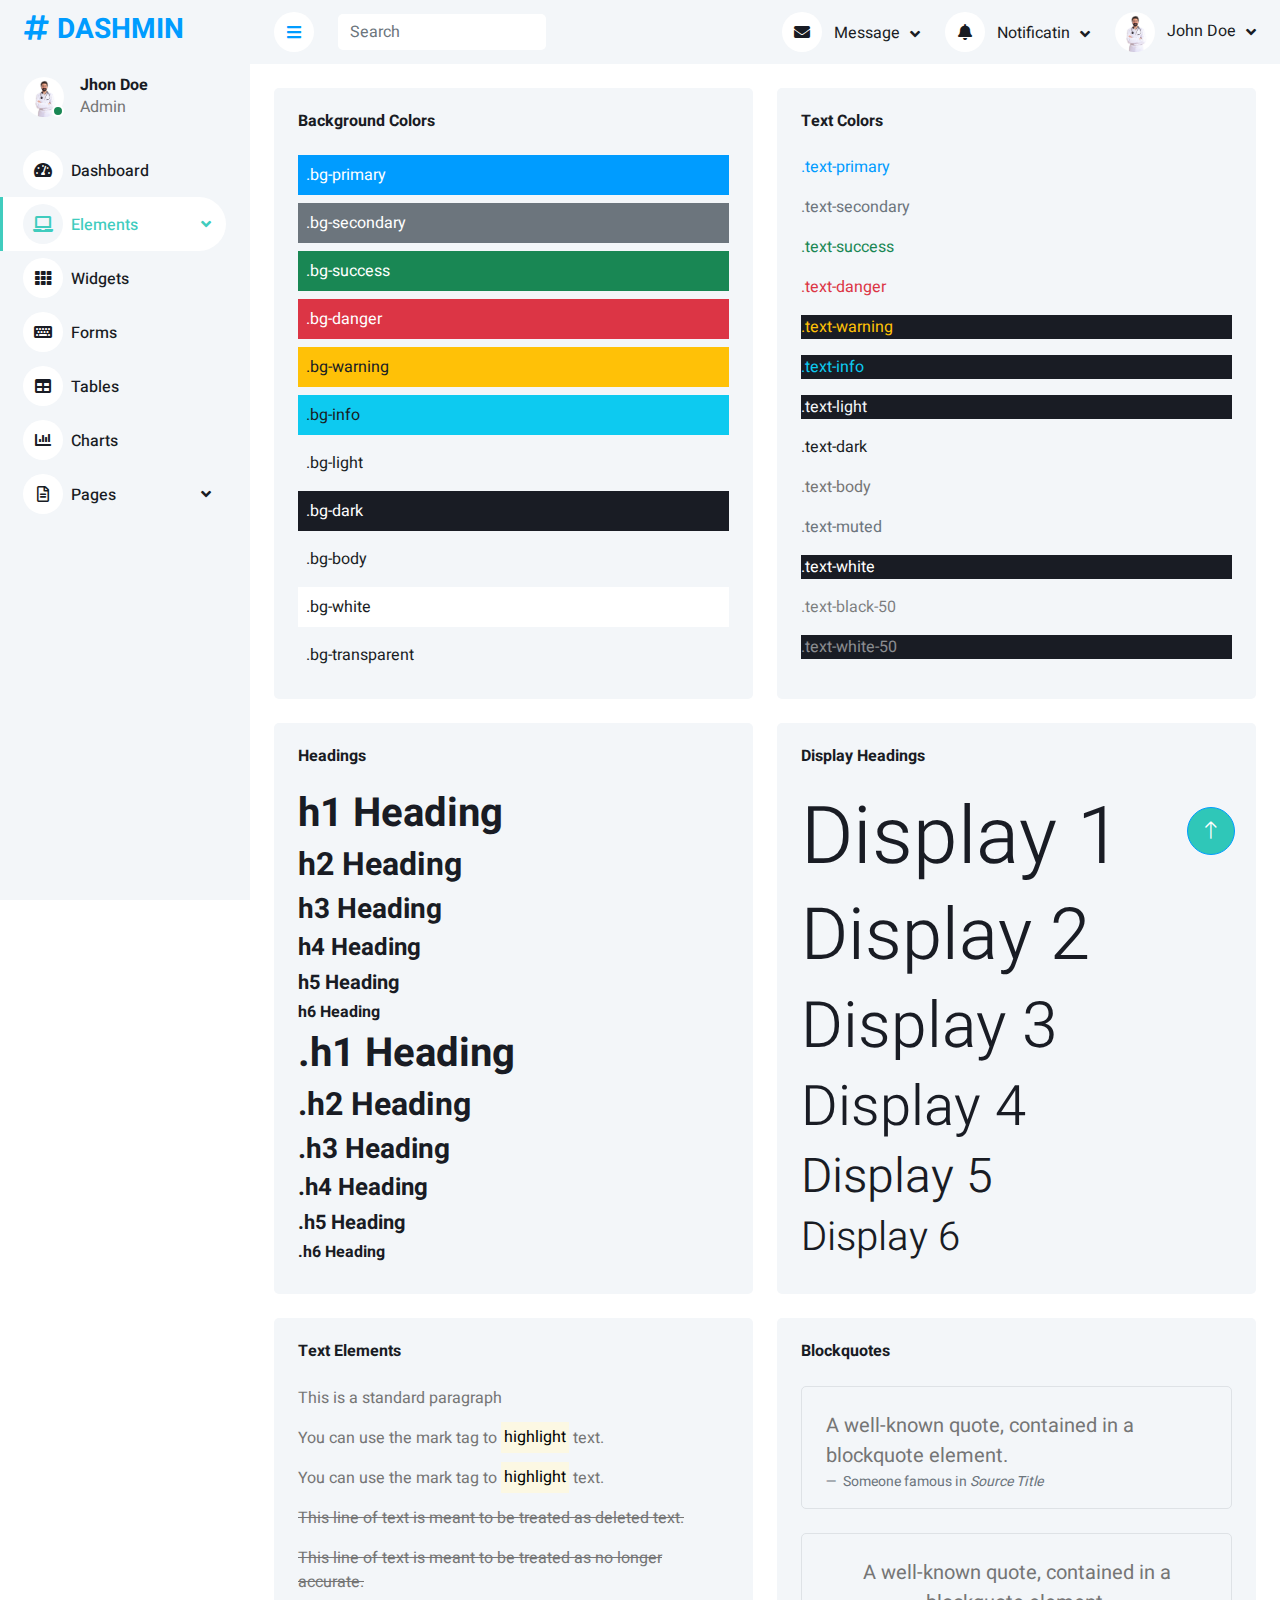
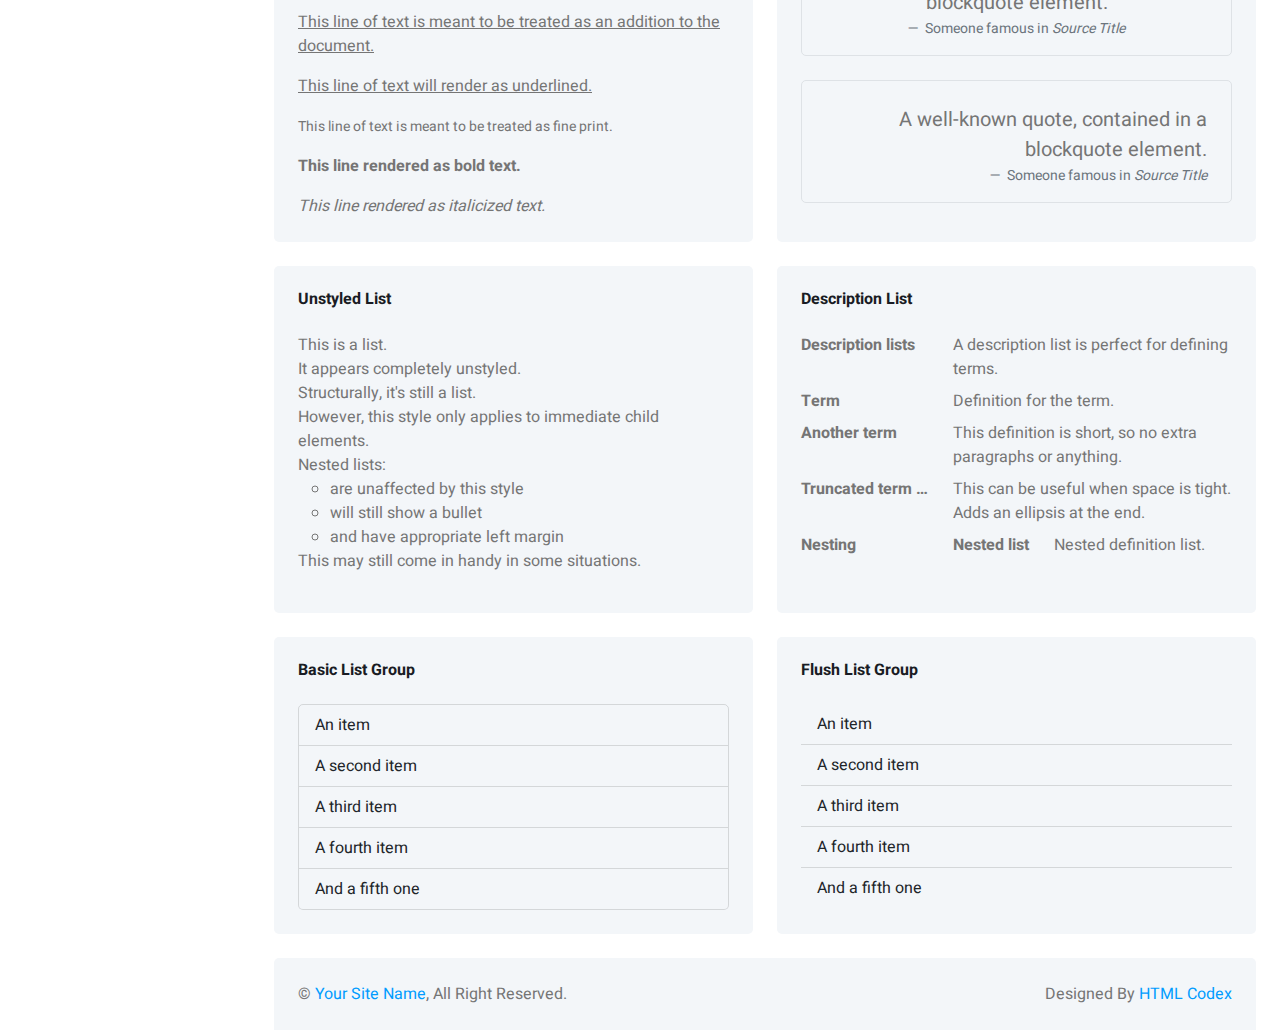
<file: typography.html>
<!DOCTYPE html>
<html lang="en">

<head>
    <meta charset="utf-8">
    <title>DASHMIN - Bootstrap Admin Template</title>
    <meta content="width=device-width, initial-scale=1.0" name="viewport">
    <meta content="" name="keywords">
    <meta content="" name="description">

    <!-- Favicon -->
    <link href="img/favicon.ico" rel="icon">

    <!-- Google Web Fonts -->
    <link rel="preconnect" href="https://fonts.googleapis.com">
    <link rel="preconnect" href="https://fonts.gstatic.com" crossorigin>
    <link href="https://fonts.googleapis.com/css2?family=Heebo:wght@400;500;600;700&display=swap" rel="stylesheet">
    
    <!-- Icon Font Stylesheet -->
    <link href="https://cdnjs.cloudflare.com/ajax/libs/font-awesome/5.10.0/css/all.min.css" rel="stylesheet">
    <link href="https://cdn.jsdelivr.net/npm/bootstrap-icons@1.4.1/font/bootstrap-icons.css" rel="stylesheet">

    <!-- Libraries Stylesheet -->
    <link href="lib/owlcarousel/assets/owl.carousel.min.css" rel="stylesheet">
    <link href="lib/tempusdominus/css/tempusdominus-bootstrap-4.min.css" rel="stylesheet" />

    <!-- Customized Bootstrap Stylesheet -->
    <link href="css/bootstrap.min.css" rel="stylesheet">

    <!-- Template Stylesheet -->
    <link href="css/style.css" rel="stylesheet">
</head>

<body>
    <div class="container-xxl position-relative bg-white d-flex p-0">
        <!-- Spinner Start -->
        <div id="spinner" class="show bg-white position-fixed translate-middle w-100 vh-100 top-50 start-50 d-flex align-items-center justify-content-center">
            <div class="spinner-border text-primary" style="width: 3rem; height: 3rem;" role="status">
                <span class="sr-only">Loading...</span>
            </div>
        </div>
        <!-- Spinner End -->


        <!-- Sidebar Start -->
        <div class="sidebar pe-4 pb-3">
            <nav class="navbar bg-light navbar-light">
                <a href="index.html" class="navbar-brand mx-4 mb-3">
                    <h3 class="text-primary"><i class="fa fa-hashtag me-2"></i>DASHMIN</h3>
                </a>
                <div class="d-flex align-items-center ms-4 mb-4">
                    <div class="position-relative">
                        <img class="rounded-circle" src="img/user.jpg" alt="" style="width: 40px; height: 40px;">
                        <div class="bg-success rounded-circle border border-2 border-white position-absolute end-0 bottom-0 p-1"></div>
                    </div>
                    <div class="ms-3">
                        <h6 class="mb-0">Jhon Doe</h6>
                        <span>Admin</span>
                    </div>
                </div>
                <div class="navbar-nav w-100">
                    <a href="index.html" class="nav-item nav-link"><i class="fa fa-tachometer-alt me-2"></i>Dashboard</a>
                    <div class="nav-item dropdown">
                        <a href="#" class="nav-link dropdown-toggle active" data-bs-toggle="dropdown"><i class="fa fa-laptop me-2"></i>Elements</a>
                        <div class="dropdown-menu bg-transparent border-0">
                            <a href="button.html" class="dropdown-item">Buttons</a>
                            <a href="typography.html" class="dropdown-item active">Typography</a>
                            <a href="element.html" class="dropdown-item">Other Elements</a>
                        </div>
                    </div>
                    <a href="widget.html" class="nav-item nav-link"><i class="fa fa-th me-2"></i>Widgets</a>
                    <a href="form.html" class="nav-item nav-link"><i class="fa fa-keyboard me-2"></i>Forms</a>
                    <a href="table.html" class="nav-item nav-link"><i class="fa fa-table me-2"></i>Tables</a>
                    <a href="chart.html" class="nav-item nav-link"><i class="fa fa-chart-bar me-2"></i>Charts</a>
                    <div class="nav-item dropdown">
                        <a href="#" class="nav-link dropdown-toggle" data-bs-toggle="dropdown"><i class="far fa-file-alt me-2"></i>Pages</a>
                        <div class="dropdown-menu bg-transparent border-0">
                            <a href="signin.html" class="dropdown-item">Sign In</a>
                            <a href="signup.html" class="dropdown-item">Sign Up</a>
                            <a href="404.html" class="dropdown-item">404 Error</a>
                            <a href="blank.html" class="dropdown-item">Blank Page</a>
                        </div>
                    </div>
                </div>
            </nav>
        </div>
        <!-- Sidebar End -->


        <!-- Content Start -->
        <div class="content">
            <!-- Navbar Start -->
            <nav class="navbar navbar-expand bg-light navbar-light sticky-top px-4 py-0">
                <a href="index.html" class="navbar-brand d-flex d-lg-none me-4">
                    <h2 class="text-primary mb-0"><i class="fa fa-hashtag"></i></h2>
                </a>
                <a href="#" class="sidebar-toggler flex-shrink-0">
                    <i class="fa fa-bars"></i>
                </a>
                <form class="d-none d-md-flex ms-4">
                    <input class="form-control border-0" type="search" placeholder="Search">
                </form>
                <div class="navbar-nav align-items-center ms-auto">
                    <div class="nav-item dropdown">
                        <a href="#" class="nav-link dropdown-toggle" data-bs-toggle="dropdown">
                            <i class="fa fa-envelope me-lg-2"></i>
                            <span class="d-none d-lg-inline-flex">Message</span>
                        </a>
                        <div class="dropdown-menu dropdown-menu-end bg-light border-0 rounded-0 rounded-bottom m-0">
                            <a href="#" class="dropdown-item">
                                <div class="d-flex align-items-center">
                                    <img class="rounded-circle" src="img/user.jpg" alt="" style="width: 40px; height: 40px;">
                                    <div class="ms-2">
                                        <h6 class="fw-normal mb-0">Jhon send you a message</h6>
                                        <small>15 minutes ago</small>
                                    </div>
                                </div>
                            </a>
                            <hr class="dropdown-divider">
                            <a href="#" class="dropdown-item">
                                <div class="d-flex align-items-center">
                                    <img class="rounded-circle" src="img/user.jpg" alt="" style="width: 40px; height: 40px;">
                                    <div class="ms-2">
                                        <h6 class="fw-normal mb-0">Jhon send you a message</h6>
                                        <small>15 minutes ago</small>
                                    </div>
                                </div>
                            </a>
                            <hr class="dropdown-divider">
                            <a href="#" class="dropdown-item">
                                <div class="d-flex align-items-center">
                                    <img class="rounded-circle" src="img/user.jpg" alt="" style="width: 40px; height: 40px;">
                                    <div class="ms-2">
                                        <h6 class="fw-normal mb-0">Jhon send you a message</h6>
                                        <small>15 minutes ago</small>
                                    </div>
                                </div>
                            </a>
                            <hr class="dropdown-divider">
                            <a href="#" class="dropdown-item text-center">See all message</a>
                        </div>
                    </div>
                    <div class="nav-item dropdown">
                        <a href="#" class="nav-link dropdown-toggle" data-bs-toggle="dropdown">
                            <i class="fa fa-bell me-lg-2"></i>
                            <span class="d-none d-lg-inline-flex">Notificatin</span>
                        </a>
                        <div class="dropdown-menu dropdown-menu-end bg-light border-0 rounded-0 rounded-bottom m-0">
                            <a href="#" class="dropdown-item">
                                <h6 class="fw-normal mb-0">Profile updated</h6>
                                <small>15 minutes ago</small>
                            </a>
                            <hr class="dropdown-divider">
                            <a href="#" class="dropdown-item">
                                <h6 class="fw-normal mb-0">New user added</h6>
                                <small>15 minutes ago</small>
                            </a>
                            <hr class="dropdown-divider">
                            <a href="#" class="dropdown-item">
                                <h6 class="fw-normal mb-0">Password changed</h6>
                                <small>15 minutes ago</small>
                            </a>
                            <hr class="dropdown-divider">
                            <a href="#" class="dropdown-item text-center">See all notifications</a>
                        </div>
                    </div>
                    <div class="nav-item dropdown">
                        <a href="#" class="nav-link dropdown-toggle" data-bs-toggle="dropdown">
                            <img class="rounded-circle me-lg-2" src="img/user.jpg" alt="" style="width: 40px; height: 40px;">
                            <span class="d-none d-lg-inline-flex">John Doe</span>
                        </a>
                        <div class="dropdown-menu dropdown-menu-end bg-light border-0 rounded-0 rounded-bottom m-0">
                            <a href="#" class="dropdown-item">My Profile</a>
                            <a href="#" class="dropdown-item">Settings</a>
                            <a href="#" class="dropdown-item">Log Out</a>
                        </div>
                    </div>
                </div>
            </nav>
            <!-- Navbar End -->


            <!-- Typography Start -->
            <div class="container-fluid pt-4 px-4">
                <div class="row g-4">
                    <div class="col-sm-12 col-xl-6">
                        <div class="bg-light rounded h-100 p-4">
                            <h6 class="mb-4">Background Colors</h6>
                            <div class="p-2 mb-2 bg-primary text-white">.bg-primary</div>
                            <div class="p-2 mb-2 bg-secondary text-white">.bg-secondary</div>
                            <div class="p-2 mb-2 bg-success text-white">.bg-success</div>
                            <div class="p-2 mb-2 bg-danger text-white">.bg-danger</div>
                            <div class="p-2 mb-2 bg-warning text-dark">.bg-warning</div>
                            <div class="p-2 mb-2 bg-info text-dark">.bg-info</div>
                            <div class="p-2 mb-2 bg-light text-dark">.bg-light</div>
                            <div class="p-2 mb-2 bg-dark text-white">.bg-dark</div>
                            <div class="p-2 mb-2 bg-body text-dark">.bg-body</div>
                            <div class="p-2 mb-2 bg-white text-dark">.bg-white</div>
                            <div class="p-2 mb-0 bg-transparent text-dark">.bg-transparent</div>
                        </div>
                    </div>
                    <div class="col-sm-12 col-xl-6">
                        <div class="bg-light rounded h-100 p-4">
                            <h6 class="mb-4">Text Colors</h6>
                            <p class="text-primary">.text-primary</p>
                            <p class="text-secondary">.text-secondary</p>
                            <p class="text-success">.text-success</p>
                            <p class="text-danger">.text-danger</p>
                            <p class="text-warning bg-dark">.text-warning</p>
                            <p class="text-info bg-dark">.text-info</p>
                            <p class="text-light bg-dark">.text-light</p>
                            <p class="text-dark">.text-dark</p>
                            <p class="text-body">.text-body</p>
                            <p class="text-muted">.text-muted</p>
                            <p class="text-white bg-dark">.text-white</p>
                            <p class="text-black-50">.text-black-50</p>
                            <p class="text-white-50 bg-dark mb-0">.text-white-50</p>
                        </div>
                    </div>
                    <div class="col-sm-12 col-xl-6">
                        <div class="bg-light rounded h-100 p-4">
                            <h6 class="mb-4">Headings</h6>
                            <h1>h1 Heading</h1>
                            <h2>h2 Heading</h2>
                            <h3>h3 Heading</h3>
                            <h4>h4 Heading</h4>
                            <h5>h5 Heading</h5>
                            <h6>h6 Heading</h6>
                            <p class="h1">.h1 Heading</p>
                            <p class="h2">.h2 Heading</p>
                            <p class="h3">.h3 Heading</p>
                            <p class="h4">.h4 Heading</p>
                            <p class="h5">.h5 Heading</p>
                            <p class="h6">.h6 Heading</p>
                        </div>
                    </div>
                    <div class="col-sm-12 col-xl-6">
                        <div class="bg-light rounded h-100 p-4">
                            <h6 class="mb-4">Display Headings</h6>
                            <h1 class="display-1">Display 1</h1>
                            <h1 class="display-2">Display 2</h1>
                            <h1 class="display-3">Display 3</h1>
                            <h1 class="display-4">Display 4</h1>
                            <h1 class="display-5">Display 5</h1>
                            <h1 class="display-6 mb-0">Display 6</h1>
                        </div>
                    </div>
                    <div class="col-sm-12 col-xl-6">
                        <div class="bg-light rounded h-100 p-4">
                            <h6 class="mb-4">Text Elements</h6>
                            <p>This is a standard paragraph</p>
                            <p>You can use the mark tag to <mark>highlight</mark> text.</p>
                            <p>You can use the mark tag to <mark>highlight</mark> text.</p>
                            <p><del>This line of text is meant to be treated as deleted text.</del></p>
                            <p><s>This line of text is meant to be treated as no longer accurate.</s></p>
                            <p><ins>This line of text is meant to be treated as an addition to the document.</ins></p>
                            <p><u>This line of text will render as underlined.</u></p>
                            <p><small>This line of text is meant to be treated as fine print.</small></p>
                            <p><strong>This line rendered as bold text.</strong></p>
                            <p class="mb-0"><em>This line rendered as italicized text.</em></p>
                        </div>
                    </div>
                    <div class="col-sm-12 col-xl-6">
                        <div class="bg-light rounded h-100 p-4">
                            <h6 class="mb-4">Blockquotes</h6>
                            <div class="border rounded p-4 pb-0 mb-4">
                                <figure>
                                    <blockquote class="blockquote">
                                        <p>A well-known quote, contained in a blockquote element.</p>
                                    </blockquote>
                                    <figcaption class="blockquote-footer">
                                        Someone famous in <cite title="Source Title">Source Title</cite>
                                    </figcaption>
                                </figure>
                            </div>
                            <div class="border rounded p-4 pb-0 mb-4">
                                <figure class="text-center">
                                    <blockquote class="blockquote">
                                        <p>A well-known quote, contained in a blockquote element.</p>
                                    </blockquote>
                                    <figcaption class="blockquote-footer">
                                        Someone famous in <cite title="Source Title">Source Title</cite>
                                    </figcaption>
                                </figure>
                            </div>
                            <div class="border rounded p-4 pb-0 mb-0">
                                <figure class="text-end">
                                    <blockquote class="blockquote">
                                        <p>A well-known quote, contained in a blockquote element.</p>
                                    </blockquote>
                                    <figcaption class="blockquote-footer">
                                        Someone famous in <cite title="Source Title">Source Title</cite>
                                    </figcaption>
                                </figure>
                            </div>
                        </div>
                    </div>
                    <div class="col-sm-12 col-xl-6">
                        <div class="bg-light rounded h-100 p-4">
                            <h6 class="mb-4">Unstyled List</h6>
                            <ul class="list-unstyled mb-0">
                                <li>This is a list.</li>
                                <li>It appears completely unstyled.</li>
                                <li>Structurally, it's still a list.</li>
                                <li>However, this style only applies to immediate child elements.</li>
                                <li>Nested lists:
                                    <ul>
                                        <li>are unaffected by this style</li>
                                        <li>will still show a bullet</li>
                                        <li>and have appropriate left margin</li>
                                    </ul>
                                </li>
                                <li>This may still come in handy in some situations.</li>
                            </ul>
                        </div>
                    </div>
                    <div class="col-sm-12 col-xl-6">
                        <div class="bg-light rounded h-100 p-4">
                            <h6 class="mb-4">Description List</h6>
                            <dl class="row mb-0">
                                <dt class="col-sm-4">Description lists</dt>
                                <dd class="col-sm-8">A description list is perfect for defining terms.</dd>

                                <dt class="col-sm-4">Term</dt>
                                <dd class="col-sm-8">Definition for the term.</dd>

                                <dt class="col-sm-4">Another term</dt>
                                <dd class="col-sm-8">This definition is short, so no extra paragraphs or anything.</dd>

                                <dt class="col-sm-4 text-truncate">Truncated term is truncated</dt>
                                <dd class="col-sm-8">This can be useful when space is tight. Adds an ellipsis at the
                                    end.</dd>

                                <dt class="col-sm-4">Nesting</dt>
                                <dd class="col-sm-8">
                                    <dl class="row">
                                        <dt class="col-sm-4">Nested list</dt>
                                        <dd class="col-sm-8">Nested definition list.</dd>
                                    </dl>
                                </dd>
                            </dl>
                        </div>
                    </div>
                    <div class="col-sm-12 col-xl-6">
                        <div class="bg-light rounded h-100 p-4">
                            <h6 class="mb-4">Basic List Group</h6>
                            <ul class="list-group">
                                <li class="list-group-item bg-transparent">An item</li>
                                <li class="list-group-item bg-transparent">A second item</li>
                                <li class="list-group-item bg-transparent">A third item</li>
                                <li class="list-group-item bg-transparent">A fourth item</li>
                                <li class="list-group-item bg-transparent">And a fifth one</li>
                            </ul>
                        </div>
                    </div>
                    <div class="col-sm-12 col-xl-6">
                        <div class="bg-light rounded h-100 p-4">
                            <h6 class="mb-4">Flush List Group</h6>
                            <ul class="list-group list-group-flush">
                                <li class="list-group-item bg-transparent">An item</li>
                                <li class="list-group-item bg-transparent">A second item</li>
                                <li class="list-group-item bg-transparent">A third item</li>
                                <li class="list-group-item bg-transparent">A fourth item</li>
                                <li class="list-group-item bg-transparent">And a fifth one</li>
                            </ul>
                        </div>
                    </div>
                </div>
            </div>
            <!-- Typography End -->


            <!-- Footer Start -->
            <div class="container-fluid pt-4 px-4">
                <div class="bg-light rounded-top p-4">
                    <div class="row">
                        <div class="col-12 col-sm-6 text-center text-sm-start">
                            &copy; <a href="#">Your Site Name</a>, All Right Reserved. 
                        </div>
                        <div class="col-12 col-sm-6 text-center text-sm-end">
                            <!--/*** This template is free as long as you keep the footer author’s credit link/attribution link/backlink. If you'd like to use the template without the footer author’s credit link/attribution link/backlink, you can purchase the Credit Removal License from "https://htmlcodex.com/credit-removal". Thank you for your support. ***/-->
                            Designed By <a href="https://htmlcodex.com">HTML Codex</a>
                        </div>
                    </div>
                </div>
            </div>
            <!-- Footer End -->
        </div>
        <!-- Content End -->


        <!-- Back to Top -->
        <a href="#" class="btn btn-lg btn-primary btn-lg-square back-to-top"><i class="bi bi-arrow-up"></i></a>
    </div>

    <!-- JavaScript Libraries -->
    <script src="https://code.jquery.com/jquery-3.4.1.min.js"></script>
    <script src="https://cdn.jsdelivr.net/npm/bootstrap@5.0.0/dist/js/bootstrap.bundle.min.js"></script>
    <script src="lib/chart/chart.min.js"></script>
    <script src="lib/easing/easing.min.js"></script>
    <script src="lib/waypoints/waypoints.min.js"></script>
    <script src="lib/owlcarousel/owl.carousel.min.js"></script>
    <script src="lib/tempusdominus/js/moment.min.js"></script>
    <script src="lib/tempusdominus/js/moment-timezone.min.js"></script>
    <script src="lib/tempusdominus/js/tempusdominus-bootstrap-4.min.js"></script>

    <!-- Template Javascript -->
    <script src="js/main.js"></script>
</body>

</html>
</file>
<file: css/style.css>
/********** Template CSS **********/
:root {
  --primary: rgb(64, 204, 190);
  --light: #f3f6f9;
  --dark: #191c24;
}

.back-to-top {
  position: fixed;
  display: none;
  right: 45px;
  bottom: 45px;
  z-index: 99;
}

/*** Spinner ***/
#spinner {
  opacity: 0;
  visibility: hidden;
  transition: opacity 0.5s ease-out, visibility 0s linear 0.5s;
  z-index: 99999;
}

#spinner.show {
  transition: opacity 0.5s ease-out, visibility 0s linear 0s;
  visibility: visible;
  opacity: 1;
}

/*** Button ***/
.btn {
  transition: 0.5s;
}

.btn.btn-primary {
  color: #ffffff;
  background-color: #2fc7b8;
}

.btn-square {
  width: 38px;
  height: 38px;
}

.btn-sm-square {
  width: 32px;
  height: 32px;
}

.btn-lg-square {
  width: 48px;
  height: 48px;
}

.btn-square,
.btn-sm-square,
.btn-lg-square {
  padding: 0;
  display: inline-flex;
  align-items: center;
  justify-content: center;
  font-weight: normal;
  border-radius: 50px;
}
.green {
  color: #2fc7b8 !important;
}
/*** Layout ***/
.sidebar {
  position: fixed;
  top: 0;
  left: 0;
  bottom: 0;
  width: 250px;
  height: 100vh;
  overflow-y: auto;
  background: var(--light);
  transition: 0.5s;
  z-index: 999;
}

.content {
  margin-left: 250px;
  min-height: 100vh;
  background: #ffffff;
  transition: 0.5s;
}
.greenTxt {
  color: #2fc7b8;
}

@media (min-width: 992px) {
  .sidebar {
    margin-left: 0;
  }

  .sidebar.open {
    margin-left: -250px;
  }

  .content {
    width: calc(100% - 250px);
  }

  .content.open {
    width: 100%;
    margin-left: 0;
  }
}

@media (max-width: 991.98px) {
  .sidebar {
    margin-left: -250px;
  }

  .sidebar.open {
    margin-left: 0;
  }

  .content {
    width: 100%;
    margin-left: 0;
  }
}

/*** Navbar ***/
.sidebar .navbar .navbar-nav .nav-link {
  padding: 7px 20px;
  color: var(--dark);
  font-weight: 500;
  border-left: 3px solid var(--light);
  border-radius: 0 30px 30px 0;
  outline: none;
}

.sidebar .navbar .navbar-nav .nav-link:hover,
.sidebar .navbar .navbar-nav .nav-link.active {
  color: var(--primary);
  background: #ffffff;
  border-color: var(--primary);
}

.sidebar .navbar .navbar-nav .nav-link i {
  width: 40px;
  height: 40px;
  display: inline-flex;
  align-items: center;
  justify-content: center;
  background: #ffffff;
  border-radius: 40px;
}

.sidebar .navbar .navbar-nav .nav-link:hover i,
.sidebar .navbar .navbar-nav .nav-link.active i {
  background: var(--light);
}

.sidebar .navbar .dropdown-toggle::after {
  position: absolute;
  top: 15px;
  right: 15px;
  border: none;
  content: "\f107";
  font-family: "Font Awesome 5 Free";
  font-weight: 900;
  transition: 0.5s;
}

.sidebar .navbar .dropdown-toggle[aria-expanded="true"]::after {
  transform: rotate(-180deg);
}

.sidebar .navbar .dropdown-item {
  padding-left: 25px;
  border-radius: 0 30px 30px 0;
}

.content .navbar .navbar-nav .nav-link {
  margin-left: 25px;
  padding: 12px 0;
  color: var(--dark);
  outline: none;
}

.content .navbar .navbar-nav .nav-link:hover,
.content .navbar .navbar-nav .nav-link.active {
  color: var(--primary);
}

.content .navbar .sidebar-toggler,
.content .navbar .navbar-nav .nav-link i {
  width: 40px;
  height: 40px;
  display: inline-flex;
  align-items: center;
  justify-content: center;
  background: #ffffff;
  border-radius: 40px;
}

.content .navbar .dropdown-toggle::after {
  margin-left: 6px;
  vertical-align: middle;
  border: none;
  content: "\f107";
  font-family: "Font Awesome 5 Free";
  font-weight: 900;
  transition: 0.5s;
}

.content .navbar .dropdown-toggle[aria-expanded="true"]::after {
  transform: rotate(-180deg);
}

@media (max-width: 575.98px) {
  .content .navbar .navbar-nav .nav-link {
    margin-left: 15px;
  }
}

/*** Date Picker ***/
.bootstrap-datetimepicker-widget.bottom {
  top: auto !important;
}

.bootstrap-datetimepicker-widget .table * {
  border-bottom-width: 0px;
}

.bootstrap-datetimepicker-widget .table th {
  font-weight: 500;
}

.bootstrap-datetimepicker-widget.dropdown-menu {
  padding: 10px;
  border-radius: 2px;
}

.bootstrap-datetimepicker-widget table td.active,
.bootstrap-datetimepicker-widget table td.active:hover {
  background: var(--primary);
}

.bootstrap-datetimepicker-widget table td.today::before {
  border-bottom-color: var(--primary);
}

/*** Testimonial ***/
.progress .progress-bar {
  width: 0px;
  transition: 2s;
}

/*** Testimonial ***/
.testimonial-carousel .owl-dots {
  margin-top: 24px;
  display: flex;
  align-items: flex-end;
  justify-content: center;
}

.testimonial-carousel .owl-dot {
  position: relative;
  display: inline-block;
  margin: 0 5px;
  width: 15px;
  height: 15px;
  border: 5px solid var(--primary);
  border-radius: 15px;
  transition: 0.5s;
}

.testimonial-carousel .owl-dot.active {
  background: var(--dark);
  border-color: var(--primary);
}
</file>
